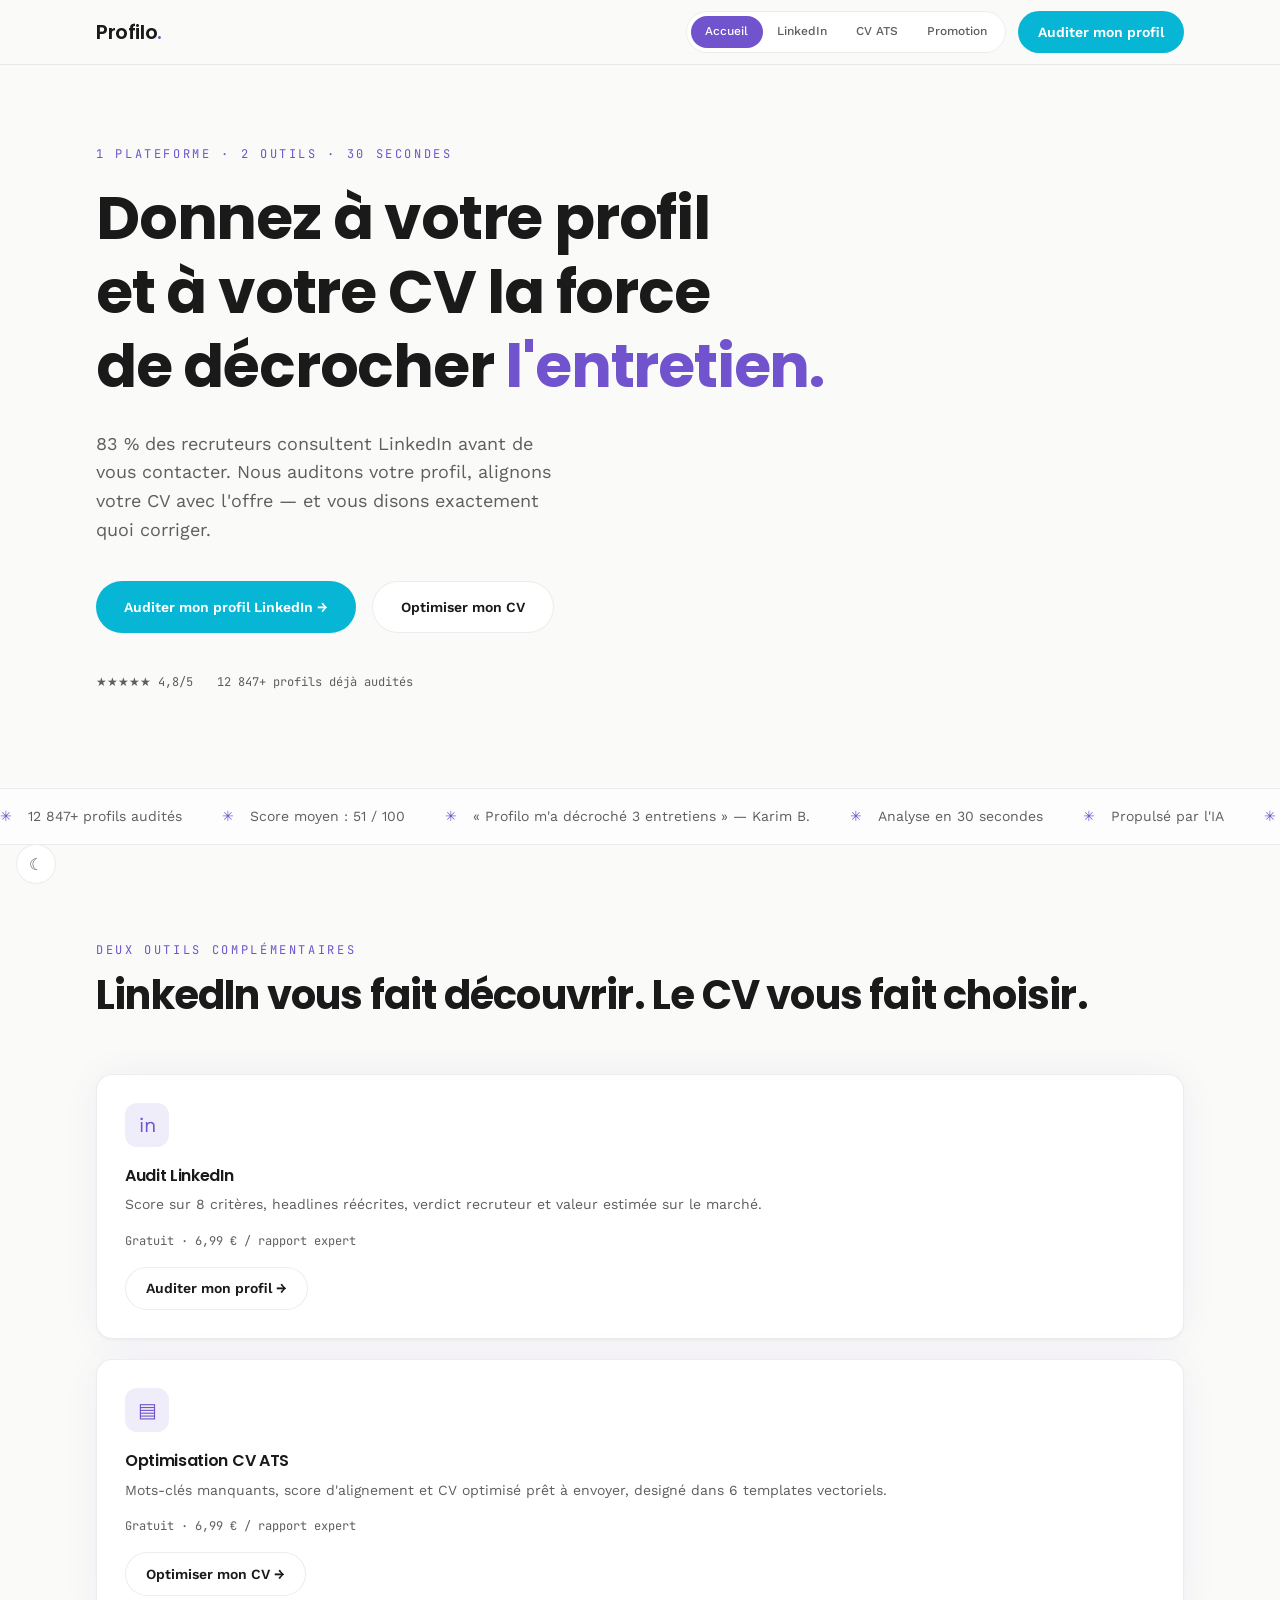
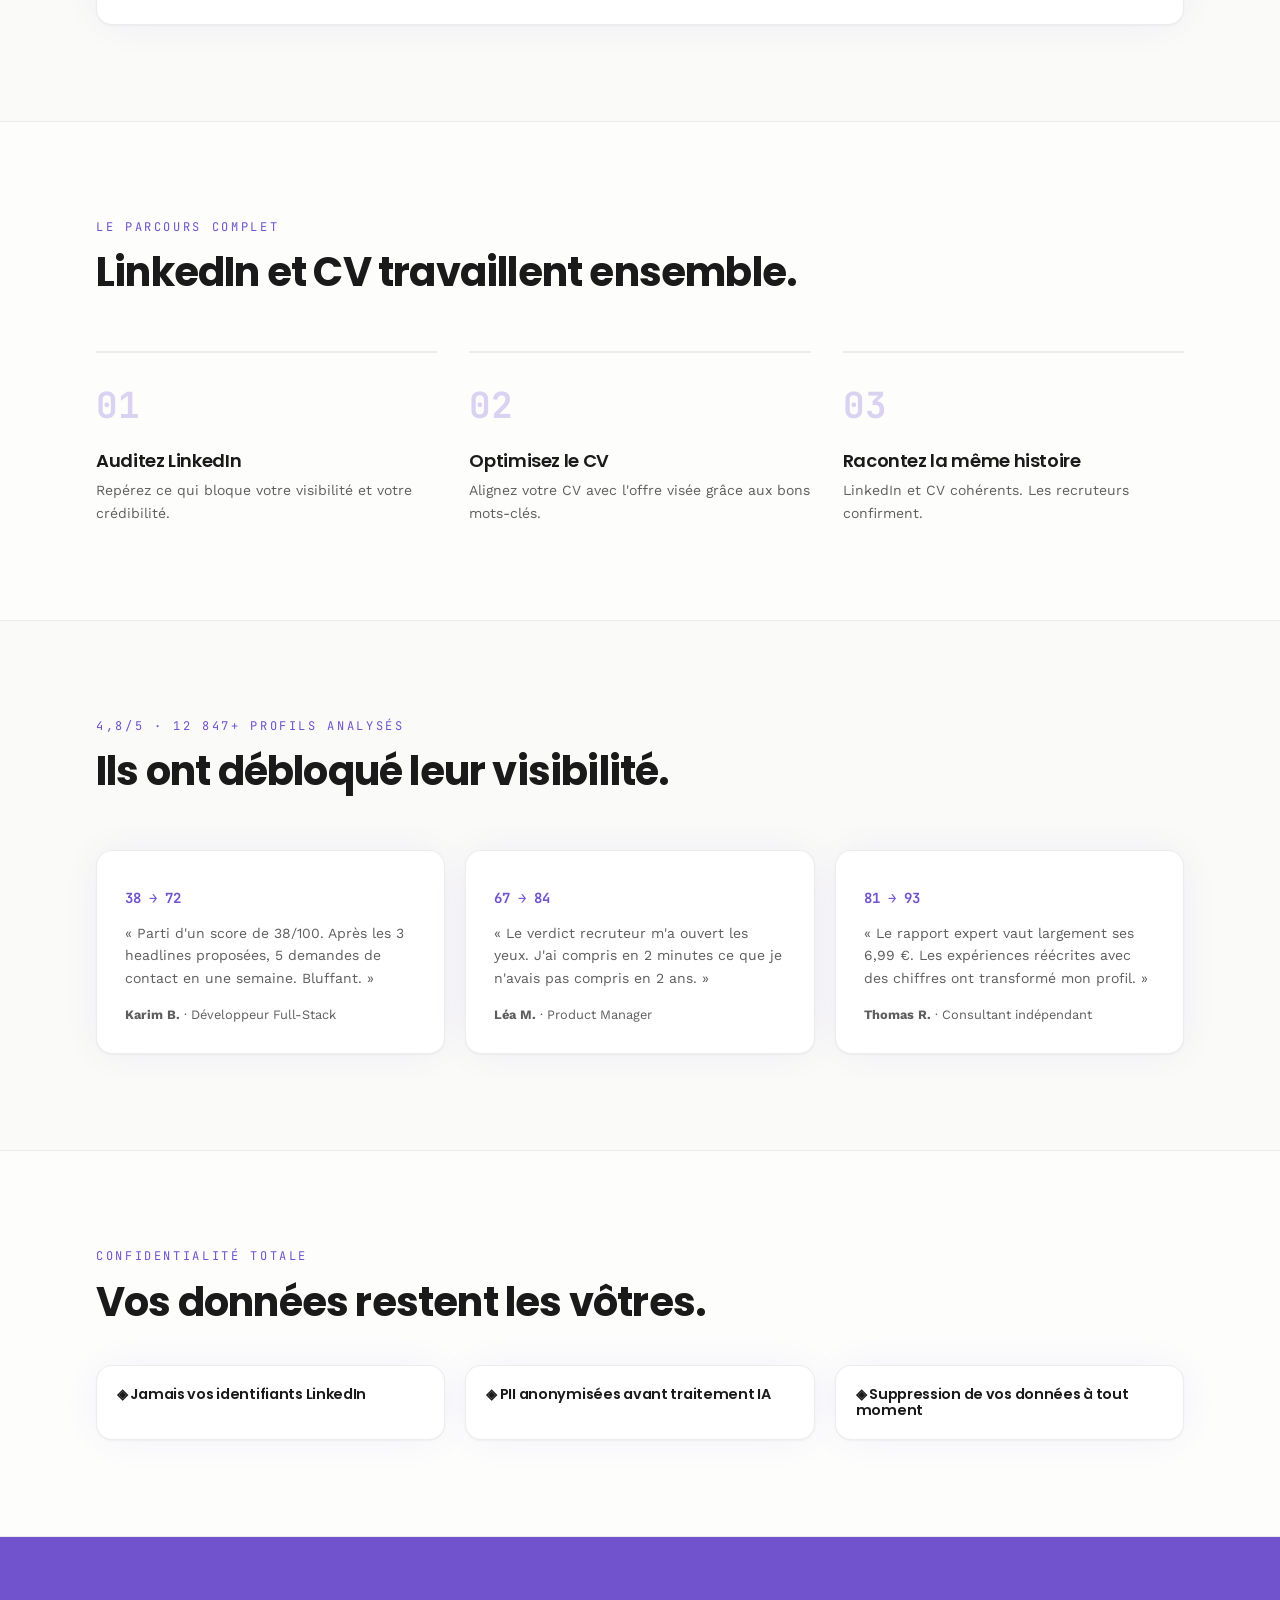
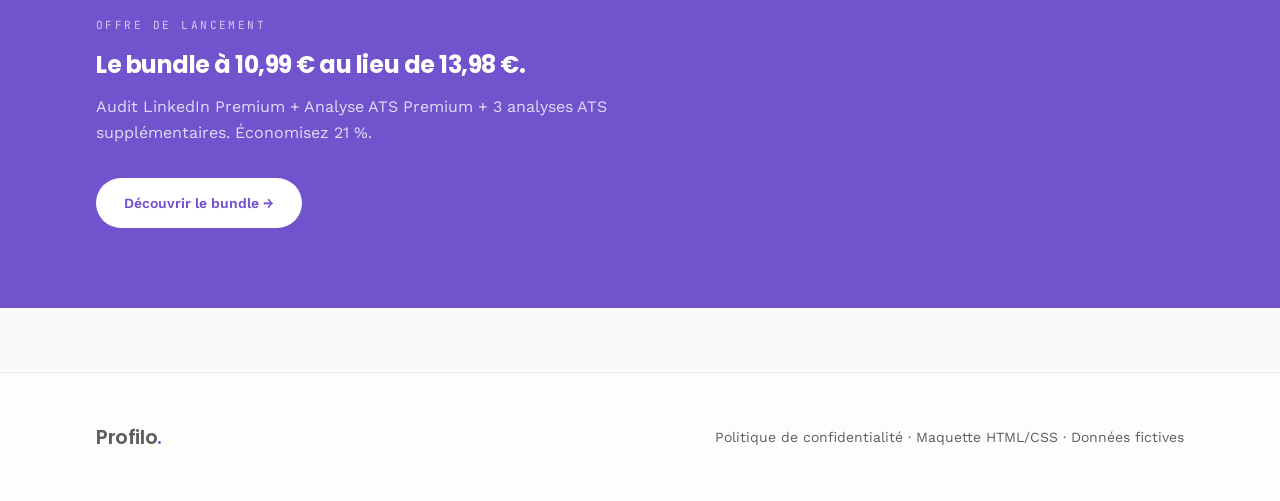
<file: mockups/index.html>
<!DOCTYPE html>
<html lang="fr">
<head>
  <meta charset="utf-8" />
  <meta name="viewport" content="width=device-width, initial-scale=1" />
  <title>Profilo — Audit LinkedIn + Optimisation CV ATS</title>
  <link href="https://fonts.googleapis.com/css2?family=Poppins:wght@400;500;600;700&family=Work+Sans:wght@300;400;500;600&family=JetBrains+Mono:wght@400;500;700&display=swap" rel="stylesheet" />
  <link rel="stylesheet" href="styles.css" />
</head>
<body>

  <header class="site-header">
    <div class="wrap">
      <a class="logo" href="index.html">Profilo<span>.</span></a>
      <div class="header-actions">
        <nav class="direction-toggle">
          <a href="index.html" class="on">Accueil</a>
          <a href="linkedin.html">LinkedIn</a>
          <a href="ats.html">CV ATS</a>
          <a href="bundle.html">Promotion</a>
        </nav>
        <a class="btn btn-primary btn-sm" href="linkedin.html" data-testid="header-cta">Auditer mon profil</a>
      </div>
    </div>
  </header>

  <main>
    <section class="hero">
      <div class="wrap">
        <p class="eyebrow">1 plateforme · 2 outils · 30 secondes</p>
        <h1>
          <span class="mask"><span>Donnez à votre profil</span></span>
          <span class="mask"><span>et à votre CV la force</span></span>
          <span class="mask"><span>de décrocher <span class="v">l'entretien.</span></span></span>
        </h1>
        <p class="lead">83 % des recruteurs consultent LinkedIn avant de vous contacter. Nous auditons votre profil, alignons votre CV avec l'offre — et vous disons exactement quoi corriger.</p>
        <div class="cta-row">
          <a class="btn btn-primary" href="linkedin.html" data-testid="hero-cta-linkedin">Auditer mon profil LinkedIn →</a>
          <a class="btn btn-ghost" href="ats.html" data-testid="hero-cta-ats">Optimiser mon CV</a>
        </div>
        <div class="trust">
          <span>★★★★★ 4,8/5</span>
          <span>12 847+ profils déjà audités</span>
        </div>
      </div>
    </section>

    <div class="marquee" aria-hidden="true">
      <div class="marquee-track">
        <span>12 847+ profils audités</span><span>Score moyen : 51 / 100</span><span>« Profilo m'a décroché 3 entretiens » — Karim B.</span><span>Analyse en 30 secondes</span><span>Propulsé par l'IA</span><span>8 critères évalués</span><span>Rapport expert : 6,99 € — offre de lancement</span><span>« Immédiatement actionnable » — Léa M.</span>
        <span>12 847+ profils audités</span><span>Score moyen : 51 / 100</span><span>« Profilo m'a décroché 3 entretiens » — Karim B.</span><span>Analyse en 30 secondes</span><span>Propulsé par l'IA</span><span>8 critères évalués</span><span>Rapport expert : 6,99 € — offre de lancement</span><span>« Immédiatement actionnable » — Léa M.</span>
      </div>
    </div>

    <section class="section">
      <div class="wrap">
        <p class="eyebrow">Deux outils complémentaires</p>
        <h2>LinkedIn vous fait découvrir. Le CV vous fait choisir.</h2>
        <div class="features" style="grid-template-columns:1fr">
          <div class="card feature" data-testid="tool-card-linkedin">
            <div class="icon">in</div>
            <h3>Audit LinkedIn</h3>
            <p>Score sur 8 critères, headlines réécrites, verdict recruteur et valeur estimée sur le marché.</p>
            <p class="mono" style="margin-top:1rem;font-size:0.75rem;color:var(--mute)">Gratuit · 6,99 € / rapport expert</p>
            <a class="btn btn-ghost btn-sm" href="linkedin.html" style="margin-top:1rem">Auditer mon profil →</a>
          </div>
          <div class="card feature" data-testid="tool-card-ats">
            <div class="icon">▤</div>
            <h3>Optimisation CV ATS</h3>
            <p>Mots-clés manquants, score d'alignement et CV optimisé prêt à envoyer, designé dans 6 templates vectoriels.</p>
            <p class="mono" style="margin-top:1rem;font-size:0.75rem;color:var(--mute)">Gratuit · 6,99 € / rapport expert</p>
            <a class="btn btn-ghost btn-sm" href="ats.html" style="margin-top:1rem">Optimiser mon CV →</a>
          </div>
        </div>
      </div>
    </section>

    <section class="section band">
      <div class="wrap">
        <p class="eyebrow">Le parcours complet</p>
        <h2>LinkedIn et CV travaillent ensemble.</h2>
        <div class="steps">
          <div class="step"><span class="num">01</span><h3>Auditez LinkedIn</h3><p>Repérez ce qui bloque votre visibilité et votre crédibilité.</p></div>
          <div class="step"><span class="num">02</span><h3>Optimisez le CV</h3><p>Alignez votre CV avec l'offre visée grâce aux bons mots-clés.</p></div>
          <div class="step"><span class="num">03</span><h3>Racontez la même histoire</h3><p>LinkedIn et CV cohérents. Les recruteurs confirment.</p></div>
        </div>
      </div>
    </section>

    <section class="section">
      <div class="wrap">
        <p class="eyebrow">4,8/5 · 12 847+ profils analysés</p>
        <h2>Ils ont débloqué leur visibilité.</h2>
        <div class="features">
          <div class="card feature"><p class="mono" style="color:var(--violet);font-weight:700">38 → 72</p><p style="margin-top:0.75rem">« Parti d'un score de 38/100. Après les 3 headlines proposées, 5 demandes de contact en une semaine. Bluffant. »</p><p style="margin-top:1rem;font-size:0.8rem"><b>Karim B.</b> · Développeur Full-Stack</p></div>
          <div class="card feature"><p class="mono" style="color:var(--violet);font-weight:700">67 → 84</p><p style="margin-top:0.75rem">« Le verdict recruteur m'a ouvert les yeux. J'ai compris en 2 minutes ce que je n'avais pas compris en 2 ans. »</p><p style="margin-top:1rem;font-size:0.8rem"><b>Léa M.</b> · Product Manager</p></div>
          <div class="card feature"><p class="mono" style="color:var(--violet);font-weight:700">81 → 93</p><p style="margin-top:0.75rem">« Le rapport expert vaut largement ses 6,99 €. Les expériences réécrites avec des chiffres ont transformé mon profil. »</p><p style="margin-top:1rem;font-size:0.8rem"><b>Thomas R.</b> · Consultant indépendant</p></div>
        </div>
      </div>
    </section>

    <section class="section band">
      <div class="wrap">
        <p class="eyebrow">Confidentialité totale</p>
        <h2>Vos données restent les vôtres.</h2>
        <div class="features" style="margin-top:2.5rem">
          <div class="card feature" style="padding:1.25rem"><h3 style="margin:0;font-size:0.9rem">◈ Jamais vos identifiants LinkedIn</h3></div>
          <div class="card feature" style="padding:1.25rem"><h3 style="margin:0;font-size:0.9rem">◈ PII anonymisées avant traitement IA</h3></div>
          <div class="card feature" style="padding:1.25rem"><h3 style="margin:0;font-size:0.9rem">◈ Suppression de vos données à tout moment</h3></div>
        </div>
      </div>
    </section>

    <section style="background:var(--violet);padding:5rem 0">
      <div class="wrap">
        <p class="mono" style="font-size:0.7rem;text-transform:uppercase;letter-spacing:0.22em;color:rgba(255,255,255,0.7)">Offre de lancement</p>
        <h2 style="color:#fff;max-width:42rem;margin-top:1rem">Le bundle à 10,99 € au lieu de 13,98 €.</h2>
        <p style="color:rgba(255,255,255,0.8);max-width:36rem;margin-top:1rem">Audit LinkedIn Premium + Analyse ATS Premium + 3 analyses ATS supplémentaires. Économisez 21 %.</p>
        <a class="btn" href="bundle.html" style="background:#fff;color:var(--violet);margin-top:2rem" data-testid="bundle-teaser-cta">Découvrir le bundle →</a>
      </div>
    </section>
  </main>

  <footer class="footer">
    <div class="wrap">
      <a class="logo" href="index.html">Profilo<span>.</span></a>
      <p><a href="politique-confidentialite.html" style="color:var(--mute)">Politique de confidentialité</a> · Maquette HTML/CSS · Données fictives</p>
    </div>
  </footer>

  <button class="theme-toggle" id="theme-toggle" aria-label="Changer de thème" data-testid="theme-toggle">☾</button>
  <script>
    (function(){var b=document.getElementById('theme-toggle');function apply(t){document.documentElement.setAttribute('data-theme',t);localStorage.setItem('profilo-theme',t);b.textContent=t==='dark'?'☀':'☾';}apply(localStorage.getItem('profilo-theme')||'light');b.addEventListener('click',function(){apply(document.documentElement.getAttribute('data-theme')==='dark'?'light':'dark');});})();
  </script>
</body>
</html>
</file>
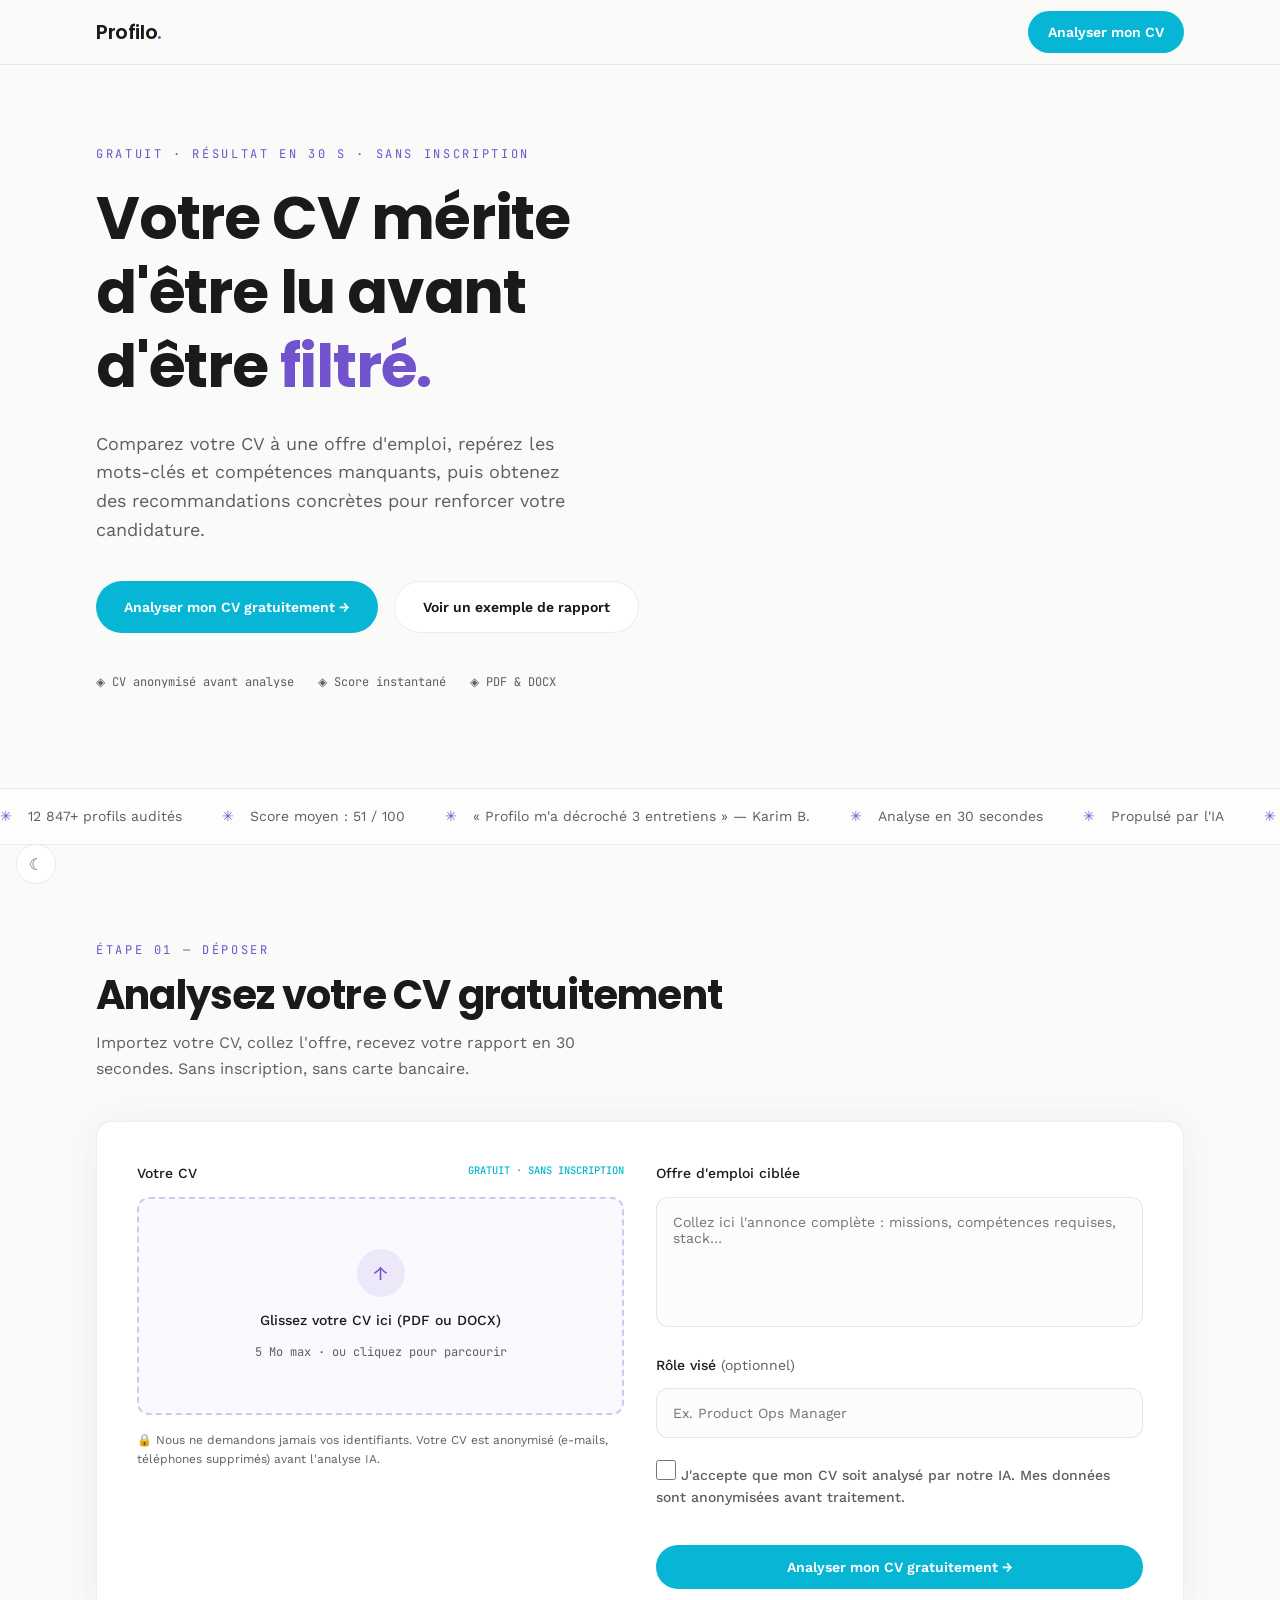
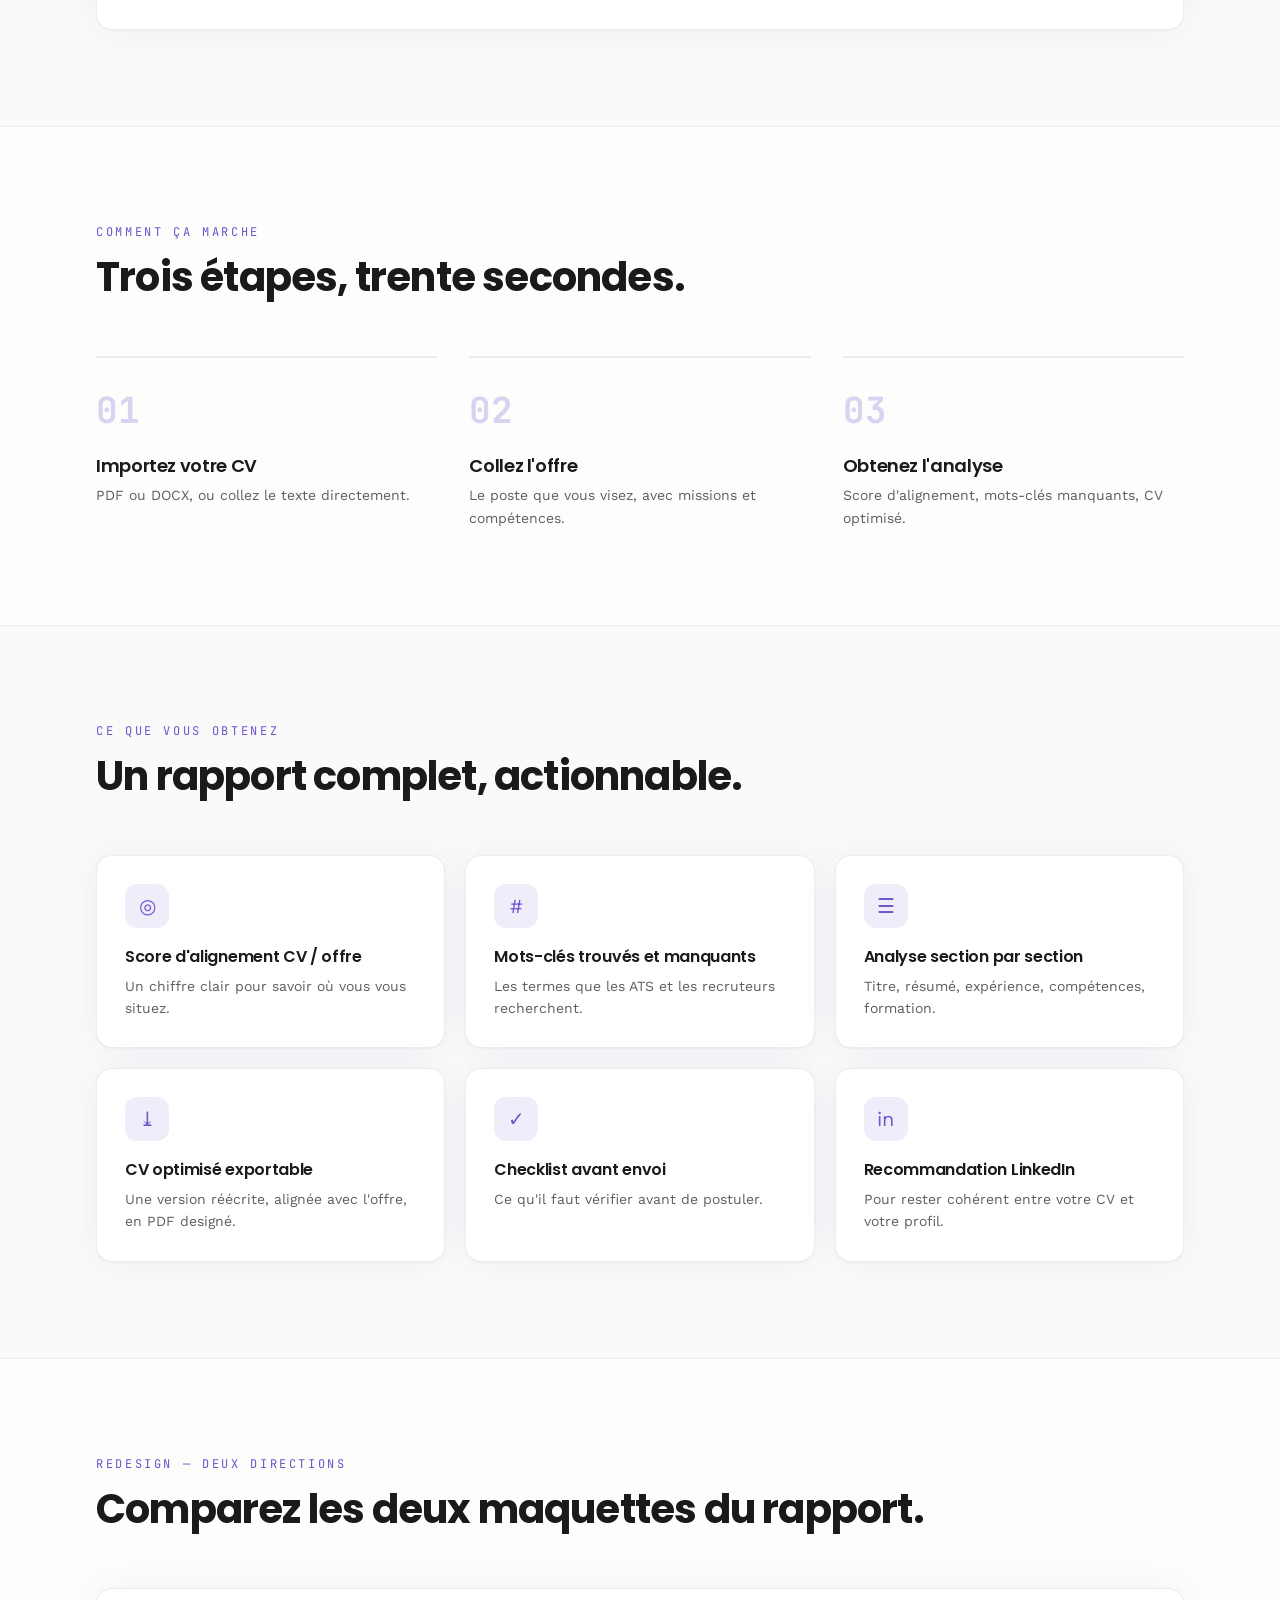
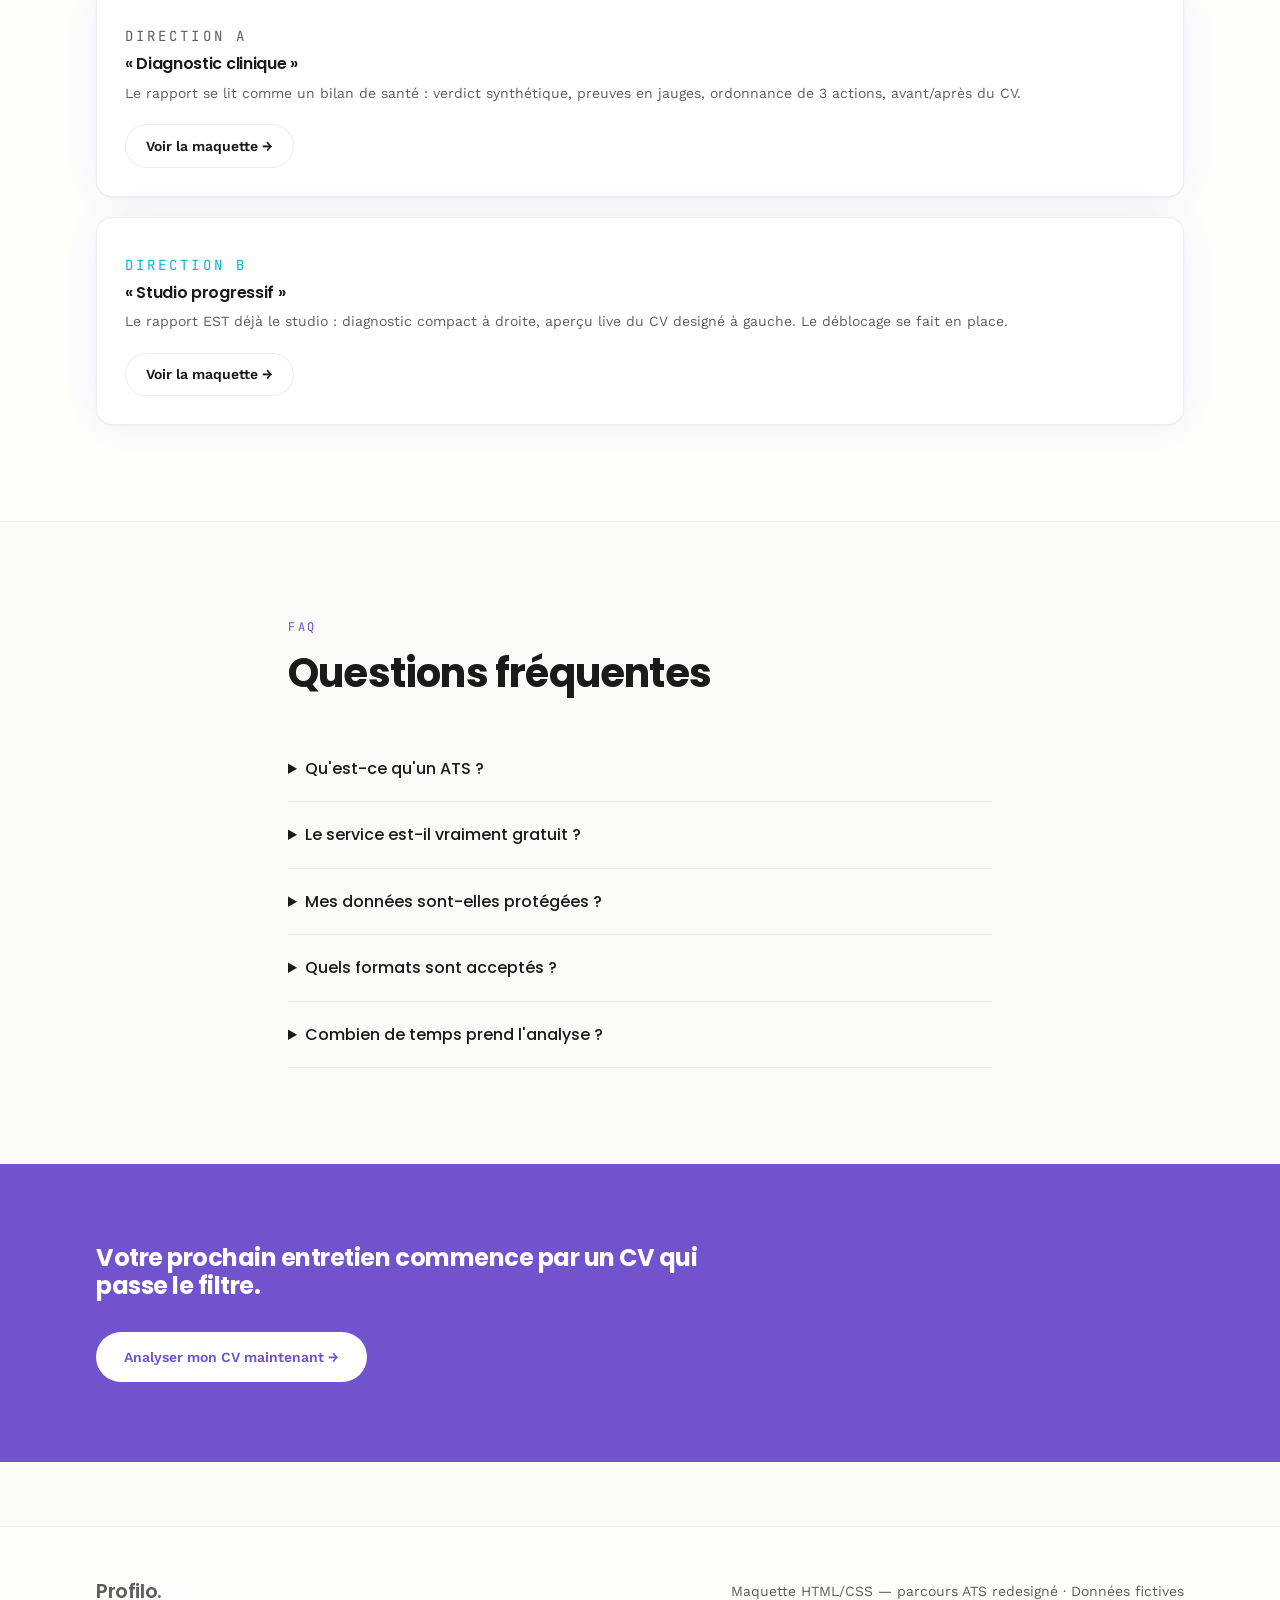
<file: mockups/ats.html>
<!DOCTYPE html>
<html lang="fr">
<head>
  <meta charset="utf-8" />
  <meta name="viewport" content="width=device-width, initial-scale=1" />
  <title>Profilo — Analysez votre CV face à une offre d'emploi</title>
  <link rel="preconnect" href="https://fonts.googleapis.com" />
  <link href="https://fonts.googleapis.com/css2?family=Poppins:wght@400;500;600;700&family=Work+Sans:wght@300;400;500;600&family=JetBrains+Mono:wght@400;500;700&display=swap" rel="stylesheet" />
  <link rel="stylesheet" href="styles.css" />
</head>
<body>

  <header class="site-header">
    <div class="wrap">
      <a class="logo" href="ats.html">Profilo<span>.</span></a>
      <div class="header-actions">
        <a class="btn btn-primary btn-sm" href="#audit" data-testid="header-cta">Analyser mon CV</a>
      </div>
    </div>
  </header>

  <main>
    <!-- HERO -->
    <section class="hero">
      <div class="wrap">
        <p class="eyebrow">Gratuit · Résultat en 30 s · Sans inscription</p>
        <h1>
          <span class="mask"><span>Votre CV mérite</span></span>
          <span class="mask"><span>d'être lu avant</span></span>
          <span class="mask"><span>d'être <span class="v">filtré.</span></span></span>
        </h1>
        <p class="lead">Comparez votre CV à une offre d'emploi, repérez les mots-clés et compétences manquants, puis obtenez des recommandations concrètes pour renforcer votre candidature.</p>
        <div class="cta-row">
          <a class="btn btn-primary" href="#audit" data-testid="hero-cta-analyze">Analyser mon CV gratuitement →</a>
          <a class="btn btn-ghost" href="audit-b.html" data-testid="hero-cta-sample">Voir un exemple de rapport</a>
        </div>
        <div class="trust">
          <span>◈ CV anonymisé avant analyse</span>
          <span>◈ Score instantané</span>
          <span>◈ PDF &amp; DOCX</span>
        </div>
      </div>
    </section>

    <!-- MARQUEE -->
    <div class="marquee" aria-hidden="true">
      <div class="marquee-track">
        <span>12 847+ profils audités</span><span>Score moyen : 51 / 100</span><span>« Profilo m'a décroché 3 entretiens » — Karim B.</span><span>Analyse en 30 secondes</span><span>Propulsé par l'IA</span><span>8 critères évalués</span><span>Rapport expert : 6,99 € — offre de lancement</span><span>« Immédiatement actionnable » — Léa M.</span>
        <span>12 847+ profils audités</span><span>Score moyen : 51 / 100</span><span>« Profilo m'a décroché 3 entretiens » — Karim B.</span><span>Analyse en 30 secondes</span><span>Propulsé par l'IA</span><span>8 critères évalués</span><span>Rapport expert : 6,99 € — offre de lancement</span><span>« Immédiatement actionnable » — Léa M.</span>
      </div>
    </div>

    <!-- FORM -->
    <section class="section" id="audit">
      <div class="wrap">
        <p class="eyebrow reveal">Étape 01 — Déposer</p>
        <h2 class="reveal d1">Analysez votre CV gratuitement</h2>
        <p class="sub reveal d2">Importez votre CV, collez l'offre, recevez votre rapport en 30 secondes. Sans inscription, sans carte bancaire.</p>
        <form class="card form-grid reveal d2" action="audit-b.html" data-testid="ats-form">
          <div class="field">
            <label>Votre CV <span class="mono" style="float:right;font-size:0.65rem;color:var(--cyan);text-transform:uppercase">Gratuit · Sans inscription</span></label>
            <div class="upload-zone" data-testid="cv-upload-zone">
              <div style="width:48px;height:48px;border-radius:999px;background:rgba(112,83,205,0.1);display:flex;align-items:center;justify-content:center;color:var(--violet);font-size:1.25rem">↑</div>
              <p style="font-size:0.875rem;font-weight:500">Glissez votre CV ici (PDF ou DOCX)</p>
              <p class="hint">5 Mo max · ou cliquez pour parcourir</p>
            </div>
            <p style="margin-top:1rem;font-size:0.75rem;color:var(--mute)">🔒 Nous ne demandons jamais vos identifiants. Votre CV est anonymisé (e-mails, téléphones supprimés) avant l'analyse IA.</p>
          </div>
          <div class="field">
            <label for="offer">Offre d'emploi ciblée</label>
            <textarea id="offer" rows="6" placeholder="Collez ici l'annonce complète : missions, compétences requises, stack…" data-testid="job-offer-input"></textarea>
            <label for="role" style="margin-top:1.25rem">Rôle visé <span style="font-weight:400;color:var(--mute)">(optionnel)</span></label>
            <input id="role" type="text" placeholder="Ex. Product Ops Manager" data-testid="role-input" />
            <label class="consent">
              <input type="checkbox" required data-testid="consent-checkbox" />
              <span>J'accepte que mon CV soit analysé par notre IA. Mes données sont anonymisées avant traitement.</span>
            </label>
            <button class="btn btn-primary" type="submit" style="width:100%;margin-top:1.5rem;justify-content:center" data-testid="analyze-submit-button">Analyser mon CV gratuitement →</button>
          </div>
        </form>
      </div>
    </section>

    <!-- STEPS -->
    <section class="section band">
      <div class="wrap">
        <p class="eyebrow">Comment ça marche</p>
        <h2>Trois étapes, trente secondes.</h2>
        <div class="steps">
          <div class="step"><span class="num">01</span><h3>Importez votre CV</h3><p>PDF ou DOCX, ou collez le texte directement.</p></div>
          <div class="step"><span class="num">02</span><h3>Collez l'offre</h3><p>Le poste que vous visez, avec missions et compétences.</p></div>
          <div class="step"><span class="num">03</span><h3>Obtenez l'analyse</h3><p>Score d'alignement, mots-clés manquants, CV optimisé.</p></div>
        </div>
      </div>
    </section>

    <!-- FEATURES -->
    <section class="section">
      <div class="wrap">
        <p class="eyebrow">Ce que vous obtenez</p>
        <h2>Un rapport complet, actionnable.</h2>
        <div class="features">
          <div class="card feature"><div class="icon">◎</div><h3>Score d'alignement CV / offre</h3><p>Un chiffre clair pour savoir où vous vous situez.</p></div>
          <div class="card feature"><div class="icon">#</div><h3>Mots-clés trouvés et manquants</h3><p>Les termes que les ATS et les recruteurs recherchent.</p></div>
          <div class="card feature"><div class="icon">☰</div><h3>Analyse section par section</h3><p>Titre, résumé, expérience, compétences, formation.</p></div>
          <div class="card feature"><div class="icon">⤓</div><h3>CV optimisé exportable</h3><p>Une version réécrite, alignée avec l'offre, en PDF designé.</p></div>
          <div class="card feature"><div class="icon">✓</div><h3>Checklist avant envoi</h3><p>Ce qu'il faut vérifier avant de postuler.</p></div>
          <div class="card feature"><div class="icon">in</div><h3>Recommandation LinkedIn</h3><p>Pour rester cohérent entre votre CV et votre profil.</p></div>
        </div>
      </div>
    </section>

    <!-- DIRECTIONS -->
    <section class="section band">
      <div class="wrap">
        <p class="eyebrow">Redesign — deux directions</p>
        <h2>Comparez les deux maquettes du rapport.</h2>
        <div class="features" style="grid-template-columns:1fr" >
          <div class="card feature">
            <p class="eyebrow">Direction A</p>
            <h3 style="margin-top:0.5rem">« Diagnostic clinique »</h3>
            <p>Le rapport se lit comme un bilan de santé : verdict synthétique, preuves en jauges, ordonnance de 3 actions, avant/après du CV.</p>
            <a class="btn btn-ghost btn-sm" href="audit-a.html" style="margin-top:1.25rem" data-testid="direction-a-card">Voir la maquette →</a>
          </div>
          <div class="card feature">
            <p class="eyebrow" style="color:var(--cyan)">Direction B</p>
            <h3 style="margin-top:0.5rem">« Studio progressif »</h3>
            <p>Le rapport EST déjà le studio : diagnostic compact à droite, aperçu live du CV designé à gauche. Le déblocage se fait en place.</p>
            <a class="btn btn-ghost btn-sm" href="audit-b.html" style="margin-top:1.25rem" data-testid="direction-b-card">Voir la maquette →</a>
          </div>
        </div>
      </div>
    </section>

    <!-- FAQ -->
    <section class="section" id="faq">
      <div class="wrap" style="max-width:48rem">
        <p class="eyebrow">FAQ</p>
        <h2>Questions fréquentes</h2>
        <div style="margin-top:2.5rem">
          <details style="border-bottom:1px solid var(--border);padding:1.25rem 0"><summary style="font-family:var(--font-heading);font-weight:500;cursor:pointer">Qu'est-ce qu'un ATS ?</summary><p style="margin-top:0.75rem;font-size:0.875rem;color:var(--mute)">Un ATS (Applicant Tracking System) est un logiciel utilisé par la plupart des grandes entreprises pour filtrer automatiquement les CV. Si le vôtre ne contient pas les bons mots-clés, il peut être rejeté avant même qu'un humain ne le lise.</p></details>
          <details style="border-bottom:1px solid var(--border);padding:1.25rem 0"><summary style="font-family:var(--font-heading);font-weight:500;cursor:pointer">Le service est-il vraiment gratuit ?</summary><p style="margin-top:0.75rem;font-size:0.875rem;color:var(--mute)">Oui. L'analyse est gratuite et sans inscription. Aucune carte bancaire n'est demandée.</p></details>
          <details style="border-bottom:1px solid var(--border);padding:1.25rem 0"><summary style="font-family:var(--font-heading);font-weight:500;cursor:pointer">Mes données sont-elles protégées ?</summary><p style="margin-top:0.75rem;font-size:0.875rem;color:var(--mute)">Votre CV est anonymisé avant d'être envoyé à l'IA. Vos résultats sont supprimés après 24 h.</p></details>
          <details style="border-bottom:1px solid var(--border);padding:1.25rem 0"><summary style="font-family:var(--font-heading);font-weight:500;cursor:pointer">Quels formats sont acceptés ?</summary><p style="margin-top:0.75rem;font-size:0.875rem;color:var(--mute)">PDF et DOCX. Vous pouvez aussi coller le texte directement.</p></details>
          <details style="border-bottom:1px solid var(--border);padding:1.25rem 0"><summary style="font-family:var(--font-heading);font-weight:500;cursor:pointer">Combien de temps prend l'analyse ?</summary><p style="margin-top:0.75rem;font-size:0.875rem;color:var(--mute)">Environ 30 secondes : score, mots-clés manquants, analyse par section et version optimisée.</p></details>
        </div>
      </div>
    </section>

    <!-- FINAL CTA -->
    <section style="background:var(--violet);padding:5rem 0">
      <div class="wrap">
        <h2 style="color:#fff;max-width:42rem">Votre prochain entretien commence par un CV qui passe le filtre.</h2>
        <a class="btn" href="#audit" style="background:#fff;color:var(--violet);margin-top:2rem" data-testid="final-cta">Analyser mon CV maintenant →</a>
      </div>
    </section>
  </main>

  <footer class="footer">
    <div class="wrap">
      <a class="logo" href="ats.html">Profilo<span>.</span></a>
      <p>Maquette HTML/CSS — parcours ATS redesigné · Données fictives</p>
    </div>
  </footer>

  <button class="theme-toggle" id="theme-toggle" aria-label="Changer de thème" data-testid="theme-toggle">☾</button>
  <script>
    (function(){var b=document.getElementById('theme-toggle');function apply(t){document.documentElement.setAttribute('data-theme',t);localStorage.setItem('profilo-theme',t);b.textContent=t==='dark'?'☀':'☾';}apply(localStorage.getItem('profilo-theme')||'light');b.addEventListener('click',function(){apply(document.documentElement.getAttribute('data-theme')==='dark'?'light':'dark');});})();
  </script>
</body>
</html>
</file>
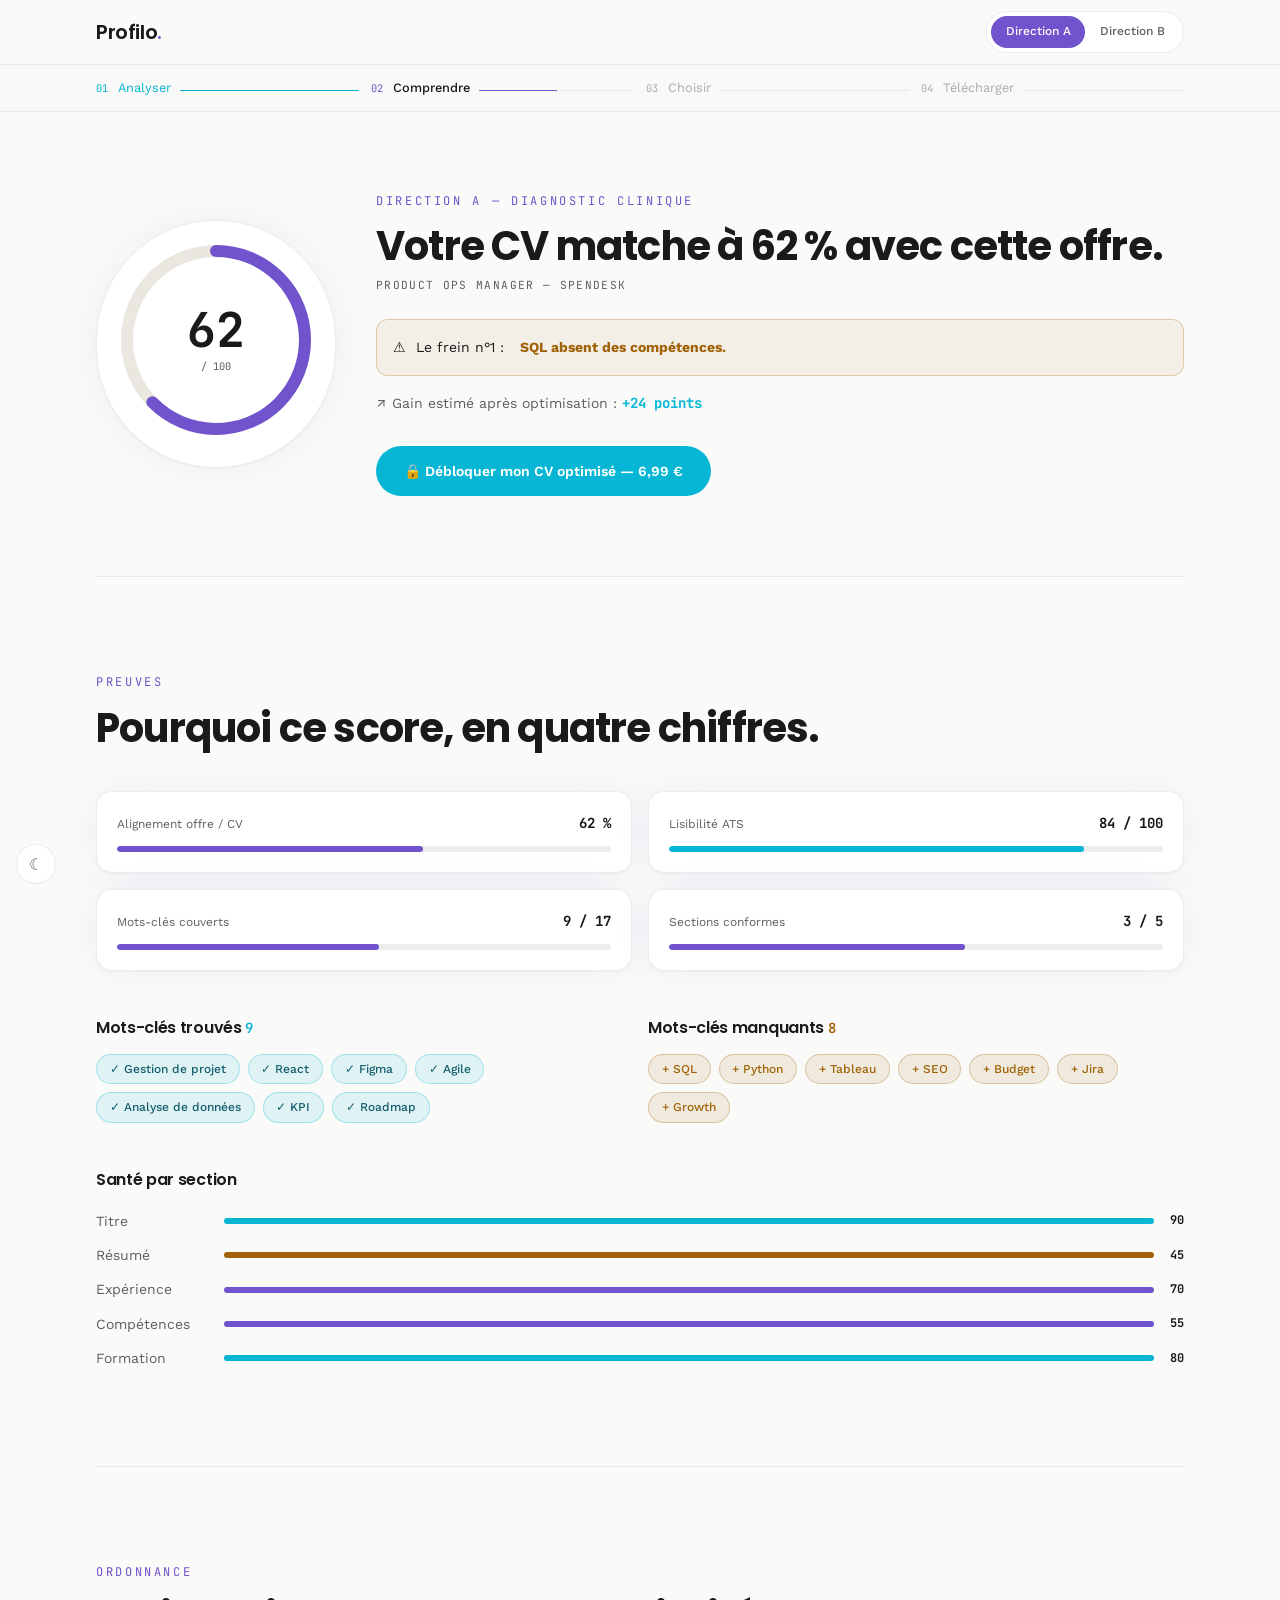
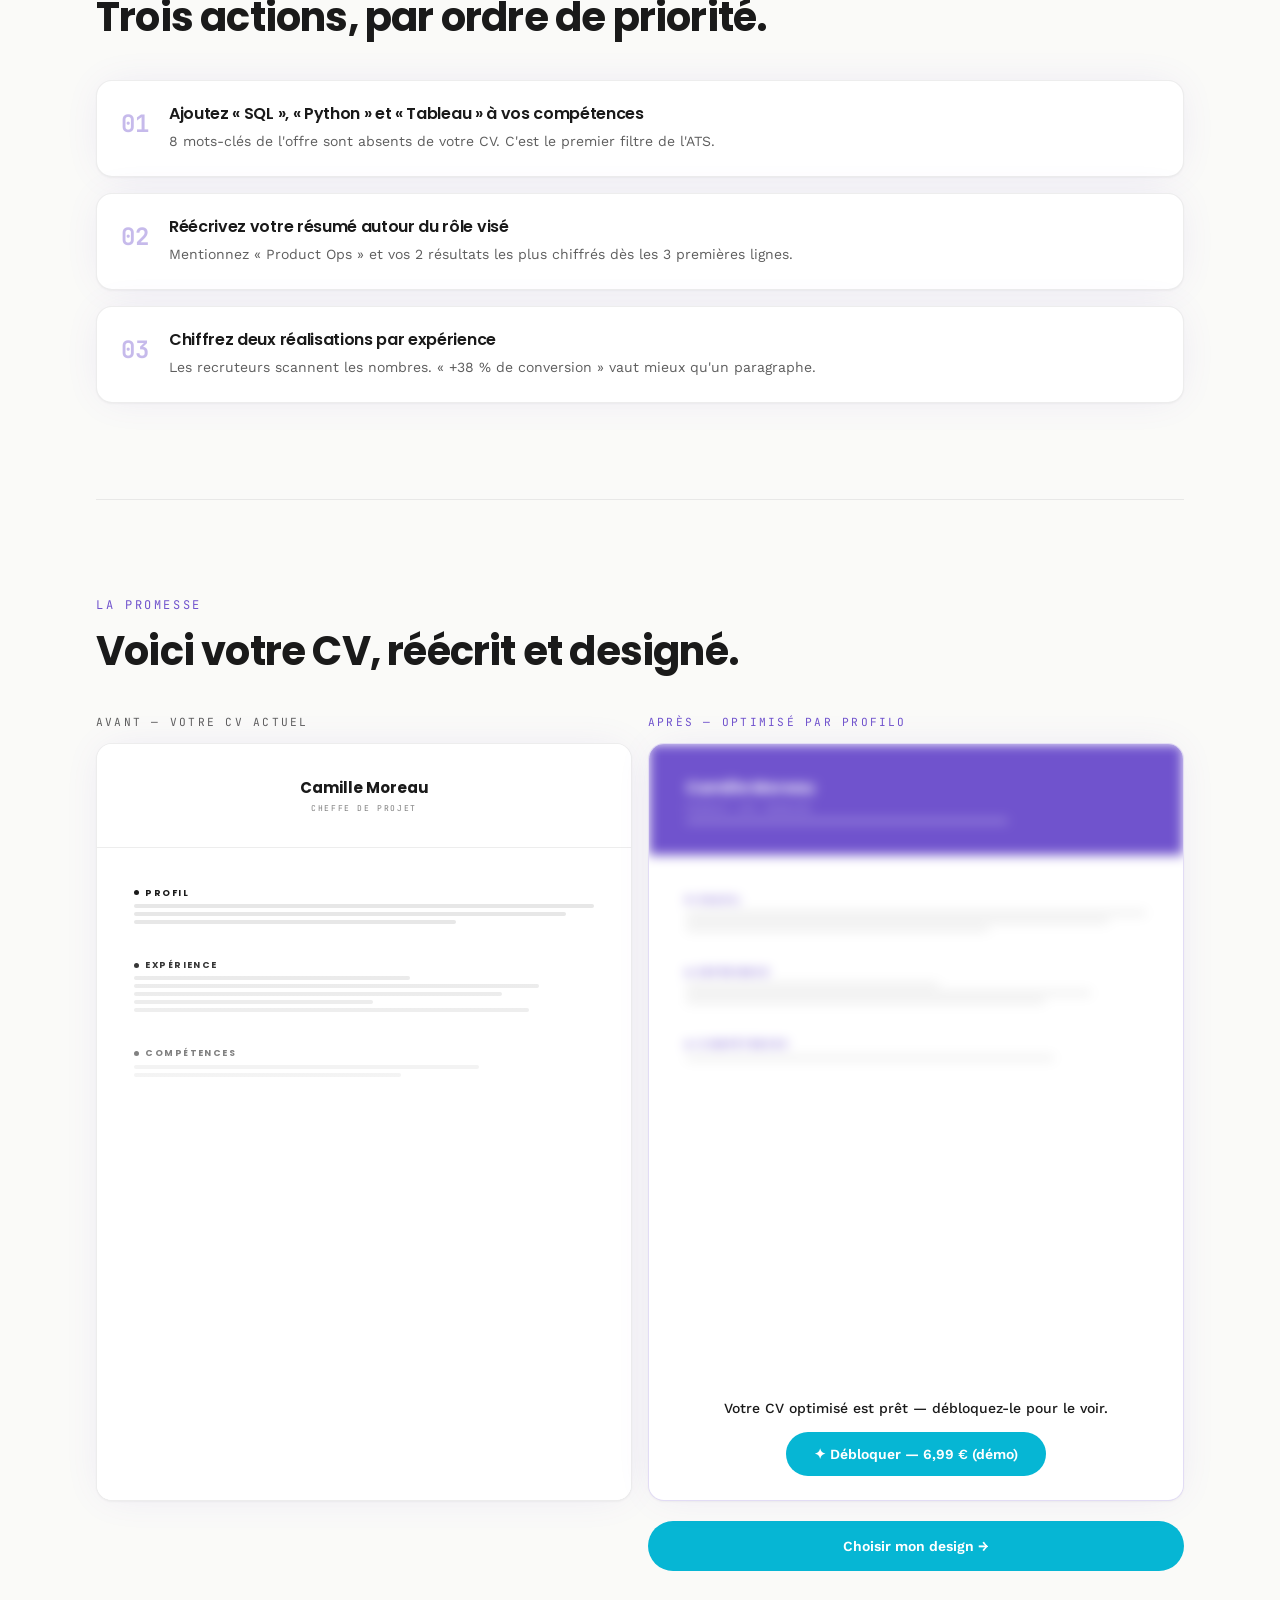
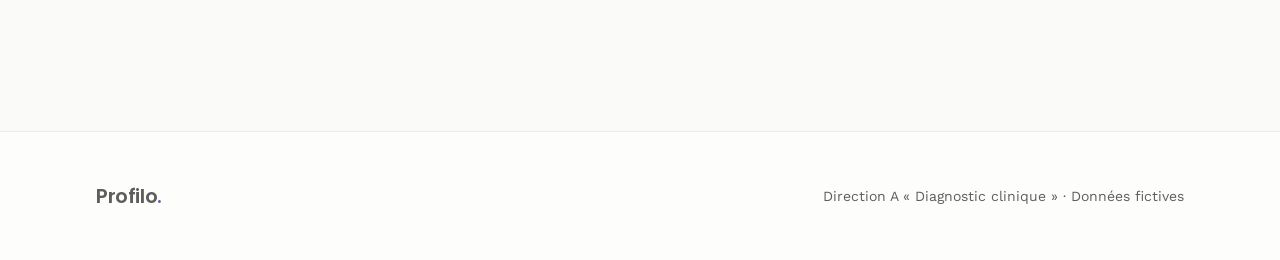
<file: mockups/audit-a.html>
<!DOCTYPE html>
<html lang="fr">
<head>
  <meta charset="utf-8" />
  <meta name="viewport" content="width=device-width, initial-scale=1" />
  <title>Direction A — Diagnostic clinique · Profilo</title>
  <link href="https://fonts.googleapis.com/css2?family=Poppins:wght@400;500;600;700&family=Work+Sans:wght@300;400;500;600&family=JetBrains+Mono:wght@400;500;700&display=swap" rel="stylesheet" />
  <link rel="stylesheet" href="styles.css" />
</head>
<body>

  <header class="site-header">
    <div class="wrap">
      <a class="logo" href="ats.html">Profilo<span>.</span></a>
      <div class="header-actions">
        <nav class="direction-toggle" data-testid="direction-toggle">
          <a href="audit-a.html" class="on" data-testid="direction-toggle-a">Direction A</a>
          <a href="audit-b.html" data-testid="direction-toggle-b">Direction B</a>
        </nav>
      </div>
    </div>
  </header>

  <nav class="journey" data-testid="journey-progress" aria-label="Progression">
    <div class="wrap">
      <ol>
        <li class="done"><span class="n">01</span><span class="lbl">Analyser</span><span class="bar"><i></i></span></li>
        <li class="active"><span class="n">02</span><span class="lbl">Comprendre</span><span class="bar"><i></i></span></li>
        <li><span class="n">03</span><span class="lbl">Choisir</span><span class="bar"><i></i></span></li>
        <li><span class="n">04</span><span class="lbl">Télécharger</span><span class="bar"><i></i></span></li>
      </ol>
    </div>
  </nav>

  <main class="wrap">

    <!-- VERDICT -->
    <section class="verdict" data-testid="verdict-band">
      <div class="card" style="border-radius:999px;padding:1.5rem">
        <div class="ring-wrap" data-testid="score-ring">
          <svg width="190" height="190">
            <circle cx="95" cy="95" r="89" stroke="#EAE7E1" stroke-width="12" fill="none" />
            <circle class="ring-anim" cx="95" cy="95" r="89" stroke="#7053cd" stroke-width="12" fill="none" stroke-linecap="round" style="--off:215" />
          </svg>
          <div class="val"><b style="font-size:3rem">62</b><small>/ 100</small></div>
        </div>
      </div>
      <div>
        <p class="eyebrow">Direction A — Diagnostic clinique</p>
        <h1 style="font-size:clamp(1.75rem,4vw,2.5rem);font-weight:700;margin-top:0.75rem">Votre CV matche à 62 % avec cette offre.</h1>
        <p class="mono" style="font-size:0.7rem;text-transform:uppercase;letter-spacing:0.12em;color:var(--mute);margin-top:0.5rem">Product Ops Manager — Spendesk</p>
        <div class="alert">⚠&nbsp; Le frein n°1 : <strong style="color:var(--amber)">&nbsp;SQL absent des compétences.</strong></div>
        <p style="margin-top:1rem;font-size:0.875rem;color:var(--mute)">↗ Gain estimé après optimisation : <b class="mono" style="color:var(--cyan)">+24 points</b></p>
        <div style="margin-top:2rem">
          <a class="btn btn-primary" href="#promesse" data-testid="unlock-cta">🔒 Débloquer mon CV optimisé — 6,99 €</a>
        </div>
      </div>
    </section>

    <!-- PREUVES -->
    <section class="section" style="border-top:1px solid var(--border)">
      <p class="eyebrow">Preuves</p>
      <h2>Pourquoi ce score, en quatre chiffres.</h2>
      <div class="gauges">
        <div class="card gauge" data-testid="gauge-alignement"><div class="top"><span>Alignement offre / CV</span><b>62 %</b></div><div class="track"><i class="fill-violet" style="--w:62%"></i></div></div>
        <div class="card gauge" data-testid="gauge-lisibilite"><div class="top"><span>Lisibilité ATS</span><b>84 / 100</b></div><div class="track"><i class="fill-cyan" style="--w:84%"></i></div></div>
        <div class="card gauge" data-testid="gauge-mots-cles"><div class="top"><span>Mots-clés couverts</span><b>9 / 17</b></div><div class="track"><i class="fill-violet" style="--w:53%"></i></div></div>
        <div class="card gauge" data-testid="gauge-sections"><div class="top"><span>Sections conformes</span><b>3 / 5</b></div><div class="track"><i class="fill-violet" style="--w:60%"></i></div></div>
      </div>

      <div class="gauges" style="margin-top:3rem">
        <div>
          <h3 style="font-size:1rem;font-weight:600">Mots-clés trouvés <span class="mono" style="color:var(--cyan);font-size:0.875rem">9</span></h3>
          <div class="chips">
            <span class="chip chip-found">✓ Gestion de projet</span><span class="chip chip-found">✓ React</span><span class="chip chip-found">✓ Figma</span><span class="chip chip-found">✓ Agile</span><span class="chip chip-found">✓ Analyse de données</span><span class="chip chip-found">✓ KPI</span><span class="chip chip-found">✓ Roadmap</span>
          </div>
        </div>
        <div>
          <h3 style="font-size:1rem;font-weight:600">Mots-clés manquants <span class="mono" style="color:var(--amber);font-size:0.875rem">8</span></h3>
          <div class="chips">
            <span class="chip chip-missing">+ SQL</span><span class="chip chip-missing">+ Python</span><span class="chip chip-missing">+ Tableau</span><span class="chip chip-missing">+ SEO</span><span class="chip chip-missing">+ Budget</span><span class="chip chip-missing">+ Jira</span><span class="chip chip-missing">+ Growth</span>
          </div>
        </div>
      </div>

      <h3 style="font-size:1rem;font-weight:600;margin-top:3rem">Santé par section</h3>
      <div style="margin-top:1.25rem;display:grid;gap:0.75rem">
        <div style="display:flex;align-items:center;gap:1rem"><span style="width:7rem;font-size:0.875rem;color:var(--mute)">Titre</span><div class="track" style="flex:1;height:6px;border-radius:999px;background:rgba(26,26,26,0.08);overflow:hidden"><i class="fill-cyan" style="--w:90%;display:block;height:100%"></i></div><b class="mono" style="font-size:0.75rem">90</b></div>
        <div style="display:flex;align-items:center;gap:1rem"><span style="width:7rem;font-size:0.875rem;color:var(--mute)">Résumé</span><div class="track" style="flex:1;height:6px;border-radius:999px;background:rgba(26,26,26,0.08);overflow:hidden"><i class="fill-amber" style="--w:45%;display:block;height:100%"></i></div><b class="mono" style="font-size:0.75rem">45</b></div>
        <div style="display:flex;align-items:center;gap:1rem"><span style="width:7rem;font-size:0.875rem;color:var(--mute)">Expérience</span><div class="track" style="flex:1;height:6px;border-radius:999px;background:rgba(26,26,26,0.08);overflow:hidden"><i class="fill-violet" style="--w:70%;display:block;height:100%"></i></div><b class="mono" style="font-size:0.75rem">70</b></div>
        <div style="display:flex;align-items:center;gap:1rem"><span style="width:7rem;font-size:0.875rem;color:var(--mute)">Compétences</span><div class="track" style="flex:1;height:6px;border-radius:999px;background:rgba(26,26,26,0.08);overflow:hidden"><i class="fill-violet" style="--w:55%;display:block;height:100%"></i></div><b class="mono" style="font-size:0.75rem">55</b></div>
        <div style="display:flex;align-items:center;gap:1rem"><span style="width:7rem;font-size:0.875rem;color:var(--mute)">Formation</span><div class="track" style="flex:1;height:6px;border-radius:999px;background:rgba(26,26,26,0.08);overflow:hidden"><i class="fill-cyan" style="--w:80%;display:block;height:100%"></i></div><b class="mono" style="font-size:0.75rem">80</b></div>
      </div>
    </section>

    <!-- ORDONNANCE -->
    <section class="section" style="border-top:1px solid var(--border)">
      <p class="eyebrow">Ordonnance</p>
      <h2>Trois actions, par ordre de priorité.</h2>
      <div class="ordo">
        <div class="card"><span class="num">01</span><div><h3>Ajoutez « SQL », « Python » et « Tableau » à vos compétences</h3><p>8 mots-clés de l'offre sont absents de votre CV. C'est le premier filtre de l'ATS.</p></div></div>
        <div class="card"><span class="num">02</span><div><h3>Réécrivez votre résumé autour du rôle visé</h3><p>Mentionnez « Product Ops » et vos 2 résultats les plus chiffrés dès les 3 premières lignes.</p></div></div>
        <div class="card"><span class="num">03</span><div><h3>Chiffrez deux réalisations par expérience</h3><p>Les recruteurs scannent les nombres. « +38 % de conversion » vaut mieux qu'un paragraphe.</p></div></div>
      </div>
    </section>

    <!-- PROMESSE : AVANT / APRES -->
    <section class="section" id="promesse" style="border-top:1px solid var(--border)" data-testid="promise-section">
      <p class="eyebrow">La promesse</p>
      <h2>Voici votre CV, réécrit et designé.</h2>
      <div class="gauges" style="margin-top:2.5rem">
        <div>
          <p class="mono" style="font-size:0.7rem;text-transform:uppercase;letter-spacing:0.2em;color:var(--mute);margin-bottom:0.75rem">Avant — votre CV actuel</p>
          <div class="card" style="overflow:hidden;position:relative">
            <div class="a4 tpl-tokyo">
              <div class="doc-header"><p class="doc-name">Camille Moreau</p><p class="doc-role" style="color:var(--mute)">Cheffe de projet</p></div>
              <div class="pad">
                <div><div class="doc-sec"><i></i><b>Profil</b></div><span class="bar" style="width:100%"></span><span class="bar" style="width:94%"></span><span class="bar" style="width:70%"></span></div>
                <div><div class="doc-sec"><i></i><b>Expérience</b></div><span class="bar" style="width:60%"></span><span class="bar" style="width:88%"></span><span class="bar" style="width:80%"></span><span class="bar" style="width:52%"></span><span class="bar" style="width:86%"></span></div>
                <div><div class="doc-sec"><i></i><b>Compétences</b></div><span class="bar" style="width:75%"></span><span class="bar" style="width:58%"></span></div>
              </div>
            </div>
            <div style="position:absolute;inset:0;background:linear-gradient(to top,#fff 8%,rgba(255,255,255,0.85) 45%,transparent 75%);pointer-events:none"></div>
          </div>
        </div>
        <div>
          <p class="mono" style="font-size:0.7rem;text-transform:uppercase;letter-spacing:0.2em;color:var(--violet);margin-bottom:0.75rem">Après — optimisé par Profilo</p>
          <div class="card teaser" id="teaser" style="overflow:hidden;border-color:rgba(112,83,205,0.2)">
            <div class="a4 tpl-paris blurred">
              <div class="doc-header"><p class="doc-name">Camille Moreau</p><p class="doc-role">Product Ops Manager</p><span class="bar light" style="width:70%"></span></div>
              <div class="pad">
                <div><div class="doc-sec"><i></i><b>Profil</b></div><span class="bar"></span><span class="bar" style="width:92%"></span><span class="bar" style="width:66%"></span></div>
                <div><div class="doc-sec"><i></i><b>Expérience</b></div><span class="bar" style="width:55%"></span><span class="bar" style="width:88%"></span><span class="bar" style="width:78%"></span></div>
                <div><div class="doc-sec"><i></i><b>Compétences</b></div><span class="bar" style="width:80%"></span></div>
              </div>
            </div>
            <div class="teaser-cta">
              <p style="font-size:0.875rem;font-weight:500;margin-bottom:0.75rem">Votre CV optimisé est prêt — débloquez-le pour le voir.</p>
              <button class="btn btn-primary" onclick="document.getElementById('teaser').classList.add('unlocked');this.parentElement.style.display='none'" data-testid="unlock-cta-card">✦ Débloquer — 6,99 € (démo)</button>
            </div>
          </div>
          <a class="btn btn-primary" href="cv.html" style="width:100%;justify-content:center;margin-top:1.25rem" data-testid="choose-design-cta">Choisir mon design →</a>
        </div>
      </div>
    </section>
  </main>

  <footer class="footer">
    <div class="wrap">
      <a class="logo" href="ats.html">Profilo<span>.</span></a>
      <p>Direction A « Diagnostic clinique » · Données fictives</p>
    </div>
  </footer>

  <button class="theme-toggle" id="theme-toggle" aria-label="Changer de thème" data-testid="theme-toggle">☾</button>
  <script>
    (function(){var b=document.getElementById('theme-toggle');function apply(t){document.documentElement.setAttribute('data-theme',t);localStorage.setItem('profilo-theme',t);b.textContent=t==='dark'?'☀':'☾';}apply(localStorage.getItem('profilo-theme')||'light');b.addEventListener('click',function(){apply(document.documentElement.getAttribute('data-theme')==='dark'?'light':'dark');});})();
  </script>
</body>
</html>
</file>
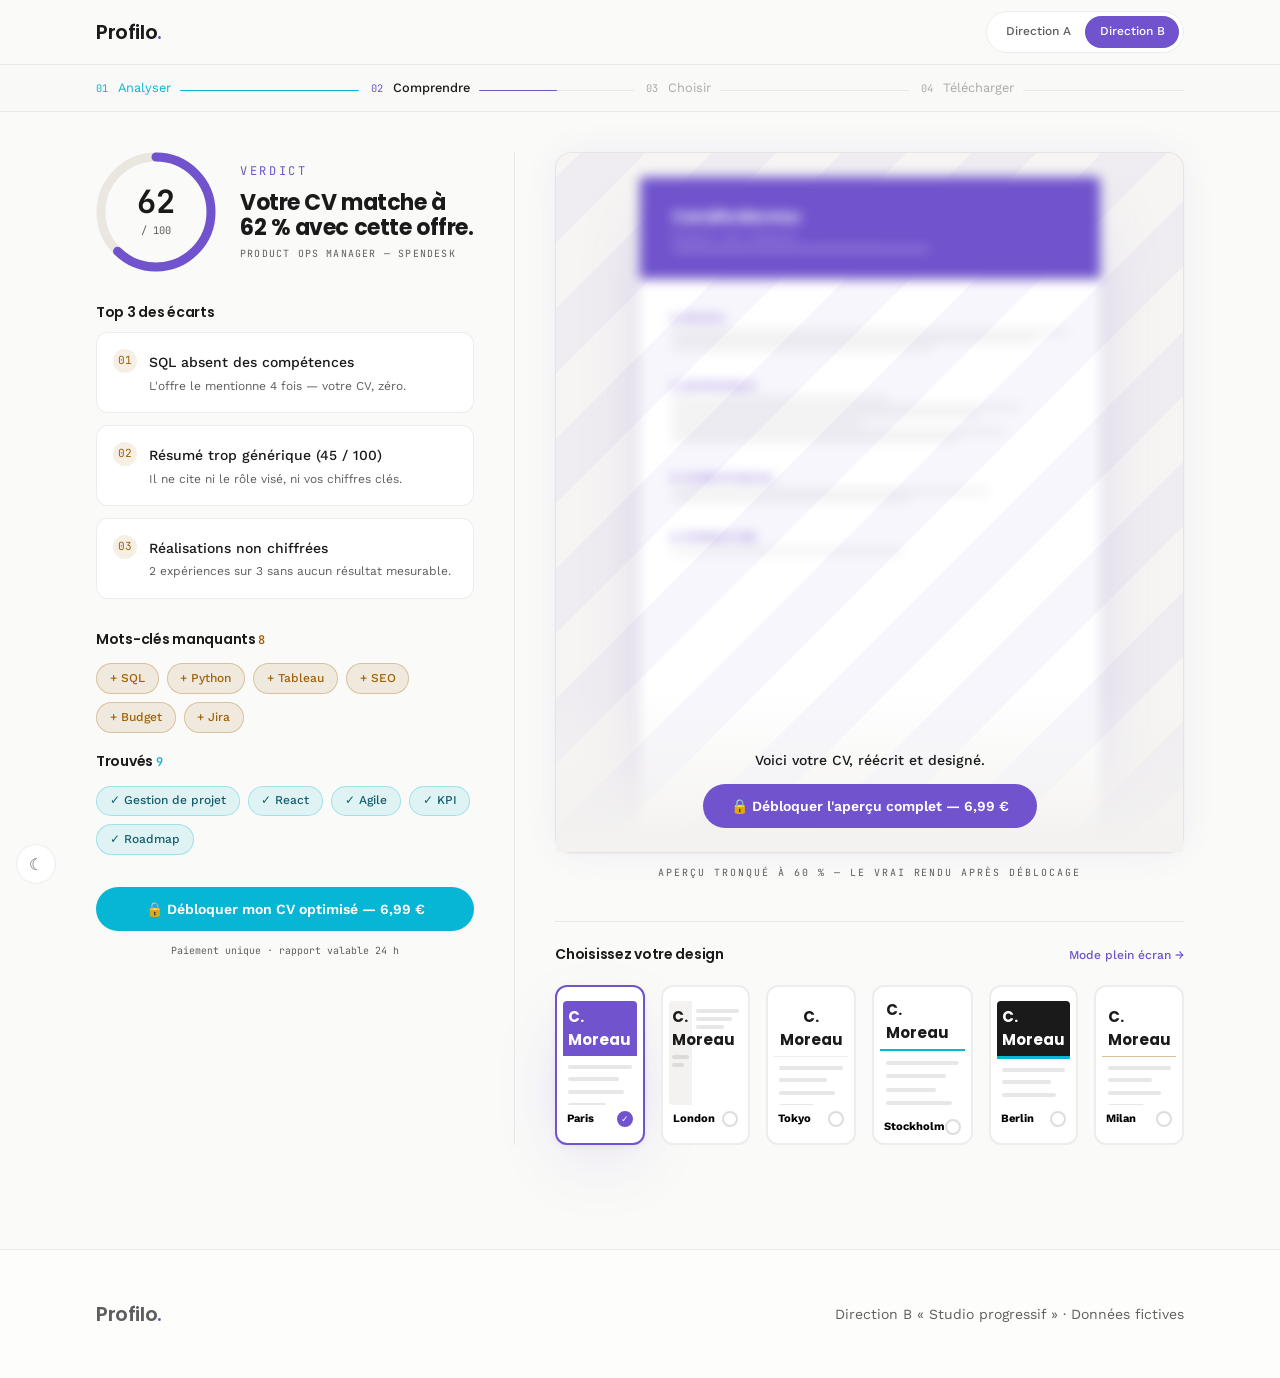
<file: mockups/audit-b.html>
<!DOCTYPE html>
<html lang="fr">
<head>
  <meta charset="utf-8" />
  <meta name="viewport" content="width=device-width, initial-scale=1" />
  <title>Direction B — Studio progressif · Profilo</title>
  <link href="https://fonts.googleapis.com/css2?family=Poppins:wght@400;500;600;700&family=Work+Sans:wght@300;400;500;600&family=JetBrains+Mono:wght@400;500;700&display=swap" rel="stylesheet" />
  <link rel="stylesheet" href="styles.css" />
</head>
<body>

  <header class="site-header">
    <div class="wrap">
      <a class="logo" href="ats.html">Profilo<span>.</span></a>
      <div class="header-actions">
        <nav class="direction-toggle" data-testid="direction-toggle">
          <a href="audit-a.html" data-testid="direction-toggle-a">Direction A</a>
          <a href="audit-b.html" class="on" data-testid="direction-toggle-b">Direction B</a>
        </nav>
      </div>
    </div>
  </header>

  <nav class="journey" data-testid="journey-progress" aria-label="Progression">
    <div class="wrap">
      <ol>
        <li class="done"><span class="n">01</span><span class="lbl">Analyser</span><span class="bar"><i></i></span></li>
        <li class="active"><span class="n">02</span><span class="lbl">Comprendre</span><span class="bar"><i></i></span></li>
        <li><span class="n">03</span><span class="lbl">Choisir</span><span class="bar"><i></i></span></li>
        <li><span class="n">04</span><span class="lbl">Télécharger</span><span class="bar"><i></i></span></li>
      </ol>
    </div>
  </nav>

  <!-- Mobile tabs -->
  <div class="tabs" role="tablist" aria-label="Vue rapport">
    <button class="tab" id="tab-diag" role="tab" aria-selected="true" data-testid="tab-diagnostic">Diagnostic</button>
    <button class="tab" id="tab-cv" role="tab" aria-selected="false" data-testid="tab-cv">Mon CV</button>
  </div>

  <main class="wrap">
    <div class="studio">

      <!-- PANEL DIAGNOSTIC -->
      <section class="panel tab-panel show" id="panel-diag" data-testid="diagnostic-panel">
        <div style="display:flex;align-items:center;gap:1.5rem">
          <div class="ring-wrap" data-testid="score-ring">
            <svg width="120" height="120">
              <circle cx="60" cy="60" r="55" stroke="#EAE7E1" stroke-width="9" fill="none" />
              <circle class="ring-anim" cx="60" cy="60" r="55" stroke="#7053cd" stroke-width="9" fill="none" stroke-linecap="round" style="--off:131;stroke-dasharray:346;stroke-dashoffset:346" />
            </svg>
            <div class="val"><b style="font-size:2rem">62</b><small>/ 100</small></div>
          </div>
          <div>
            <p class="eyebrow">Verdict</p>
            <h1 style="font-size:1.375rem;font-weight:700;margin-top:0.5rem">Votre CV matche à 62 % avec cette offre.</h1>
            <p class="mono" style="font-size:0.62rem;text-transform:uppercase;letter-spacing:0.12em;color:var(--mute);margin-top:0.35rem">Product Ops Manager — Spendesk</p>
          </div>
        </div>

        <div style="margin-top:2rem">
          <h2 style="font-size:0.875rem;font-weight:600">Top 3 des écarts</h2>
          <div class="gap-item"><span class="dot">01</span><div><b>SQL absent des compétences</b><p>L'offre le mentionne 4 fois — votre CV, zéro.</p></div></div>
          <div class="gap-item"><span class="dot">02</span><div><b>Résumé trop générique (45 / 100)</b><p>Il ne cite ni le rôle visé, ni vos chiffres clés.</p></div></div>
          <div class="gap-item"><span class="dot">03</span><div><b>Réalisations non chiffrées</b><p>2 expériences sur 3 sans aucun résultat mesurable.</p></div></div>
        </div>

        <div style="margin-top:2rem">
          <h2 style="font-size:0.875rem;font-weight:600">Mots-clés manquants <span class="mono" style="color:var(--amber);font-size:0.75rem">8</span></h2>
          <div class="chips">
            <span class="chip chip-missing">+ SQL</span><span class="chip chip-missing">+ Python</span><span class="chip chip-missing">+ Tableau</span><span class="chip chip-missing">+ SEO</span><span class="chip chip-missing">+ Budget</span><span class="chip chip-missing">+ Jira</span>
          </div>
          <h2 style="font-size:0.875rem;font-weight:600;margin-top:1.25rem">Trouvés <span class="mono" style="color:var(--cyan);font-size:0.75rem">9</span></h2>
          <div class="chips">
            <span class="chip chip-found">✓ Gestion de projet</span><span class="chip chip-found">✓ React</span><span class="chip chip-found">✓ Agile</span><span class="chip chip-found">✓ KPI</span><span class="chip chip-found">✓ Roadmap</span>
          </div>
        </div>

        <div style="margin-top:2rem">
          <button class="btn btn-primary" style="width:100%;justify-content:center" onclick="unlockAll(this)" data-testid="unlock-cta">🔒 Débloquer mon CV optimisé — 6,99 €</button>
          <p class="mono" style="text-align:center;font-size:0.62rem;color:var(--mute);margin-top:0.75rem">Paiement unique · rapport valable 24 h</p>
        </div>
      </section>

      <!-- PREVIEW STUDIO -->
      <section class="tab-panel" id="panel-cv" data-testid="studio-preview">
        <div class="card teaser" id="teaser" style="background:rgba(243,242,240,0.6);padding:1.5rem">
          <div class="blurred" style="display:flex;justify-content:center">
            <div class="a4 tpl-paris" style="max-width:460px;width:100%;box-shadow:var(--glow-strong)">
              <div class="doc-header"><p class="doc-name">Camille Moreau</p><p class="doc-role">Product Ops Manager</p><span class="bar light" style="width:65%"></span></div>
              <div class="pad">
                <div><div class="doc-sec"><i></i><b>Profil</b></div><span class="bar"></span><span class="bar" style="width:92%"></span><span class="bar" style="width:66%"></span></div>
                <div><div class="doc-sec"><i></i><b>Expérience</b></div><span class="bar" style="width:55%"></span><span class="bar" style="width:88%"></span><span class="bar" style="width:78%"></span><span class="bar" style="width:48%"></span><span class="bar" style="width:84%"></span><span class="bar" style="width:72%"></span></div>
                <div><div class="doc-sec"><i></i><b>Compétences</b></div><span class="bar" style="width:80%"></span><span class="bar" style="width:60%"></span></div>
                <div><div class="doc-sec"><i></i><b>Formation</b></div><span class="bar" style="width:58%"></span></div>
              </div>
            </div>
          </div>
          <div class="watermark"></div>
          <div class="fade-bottom"></div>
          <div class="teaser-cta">
            <p style="font-size:0.875rem;font-weight:500;margin-bottom:0.75rem">Voici votre CV, réécrit et designé.</p>
            <button class="btn btn-violet" onclick="unlockAll(this)" data-testid="unlock-cta-preview">🔒 Débloquer l'aperçu complet — 6,99 €</button>
          </div>
        </div>
        <p class="mono" id="preview-caption" style="text-align:center;font-size:0.62rem;text-transform:uppercase;letter-spacing:0.2em;color:var(--mute);margin-top:0.75rem">Aperçu tronqué à 60 % — le vrai rendu après déblocage</p>

        <!-- GALLERY ROW -->
        <div style="margin-top:2.5rem;border-top:1px solid var(--border);padding-top:1.5rem" data-testid="template-row">
          <div style="display:flex;justify-content:space-between;align-items:baseline">
            <h2 style="font-size:0.875rem;font-weight:600">Choisissez votre design</h2>
            <a href="cv.html" style="font-size:0.75rem;font-weight:500;color:var(--violet)" data-testid="open-full-gallery">Mode plein écran →</a>
          </div>
          <div class="gallery" style="margin-top:1.25rem">
            <button class="tpl-card" aria-pressed="true" data-testid="gallery-template-paris"><div class="a4 tpl-paris"><div class="doc-header"><p class="doc-name">C. Moreau</p></div><div class="pad"><span class="bar"></span><span class="bar" style="width:80%"></span><span class="bar" style="width:88%"></span><span class="bar" style="width:60%"></span><span class="bar" style="width:75%"></span></div></div><div class="meta"><b>Paris</b><span class="check">✓</span></div></button>
            <button class="tpl-card" aria-pressed="false" data-testid="gallery-template-london"><div class="a4 tpl-london"><div class="side"><div class="doc-header"><p class="doc-name">C. Moreau</p></div><span class="bar"></span><span class="bar" style="width:70%"></span></div><div class="main"><span class="bar"></span><span class="bar" style="width:85%"></span><span class="bar" style="width:65%"></span></div></div><div class="meta"><b>London</b><span class="check">✓</span></div></button>
            <button class="tpl-card" aria-pressed="false" data-testid="gallery-template-tokyo"><div class="a4 tpl-tokyo"><div class="doc-header"><p class="doc-name">C. Moreau</p></div><div class="pad"><span class="bar"></span><span class="bar" style="width:75%"></span><span class="bar" style="width:88%"></span><span class="bar" style="width:55%"></span></div></div><div class="meta"><b>Tokyo</b><span class="check">✓</span></div></button>
            <button class="tpl-card" aria-pressed="false" data-testid="gallery-template-stockholm"><div class="a4 tpl-stockholm"><div class="doc-header"><p class="doc-name">C. Moreau</p></div><div class="pad"><span class="bar"></span><span class="bar" style="width:82%"></span><span class="bar" style="width:68%"></span><span class="bar" style="width:90%"></span></div></div><div class="meta"><b>Stockholm</b><span class="check">✓</span></div></button>
            <button class="tpl-card" aria-pressed="false" data-testid="gallery-template-berlin"><div class="a4 tpl-berlin"><div class="doc-header"><p class="doc-name">C. Moreau</p></div><div class="stripe"></div><div class="pad"><span class="bar"></span><span class="bar" style="width:78%"></span><span class="bar" style="width:86%"></span><span class="bar" style="width:62%"></span></div></div><div class="meta"><b>Berlin</b><span class="check">✓</span></div></button>
            <button class="tpl-card" aria-pressed="false" data-testid="gallery-template-milan"><div class="a4 tpl-milan"><div class="doc-header"><p class="doc-name">C. Moreau</p></div><div class="pad"><span class="bar"></span><span class="bar" style="width:70%"></span><span class="bar" style="width:85%"></span><span class="bar" style="width:58%"></span><span class="bar" style="width:80%"></span></div></div><div class="meta"><b>Milan</b><span class="check">✓</span></div></button>
          </div>
        </div>
      </section>
    </div>
  </main>

  <footer class="footer">
    <div class="wrap">
      <a class="logo" href="ats.html">Profilo<span>.</span></a>
      <p>Direction B « Studio progressif » · Données fictives</p>
    </div>
  </footer>

  <script>
    var tabDiag = document.getElementById('tab-diag');
    var tabCv = document.getElementById('tab-cv');
    var panelDiag = document.getElementById('panel-diag');
    var panelCv = document.getElementById('panel-cv');
    function selectTab(which) {
      var d = which === 'diag';
      tabDiag.setAttribute('aria-selected', d);
      tabCv.setAttribute('aria-selected', !d);
      panelDiag.classList.toggle('show', d);
      panelCv.classList.toggle('show', !d);
    }
    tabDiag.addEventListener('click', function () { selectTab('diag'); });
    tabCv.addEventListener('click', function () { selectTab('cv'); });

    function unlockAll(btn) {
      document.getElementById('teaser').classList.add('unlocked');
      document.getElementById('preview-caption').textContent = 'Template paris · aperçu live';
      if (btn && btn.getAttribute('data-testid') === 'unlock-cta') {
        btn.textContent = '⤓ Télécharger le PDF (démo)';
      }
    }

    document.querySelectorAll('.tpl-card').forEach(function (card) {
      card.addEventListener('click', function () {
        document.querySelectorAll('.tpl-card').forEach(function (c) { c.setAttribute('aria-pressed', 'false'); });
        card.setAttribute('aria-pressed', 'true');
      });
    });
  </script>
  <button class="theme-toggle" id="theme-toggle" aria-label="Changer de thème" data-testid="theme-toggle">☾</button>
  <script>
    (function(){var b=document.getElementById('theme-toggle');function apply(t){document.documentElement.setAttribute('data-theme',t);localStorage.setItem('profilo-theme',t);b.textContent=t==='dark'?'☀':'☾';}apply(localStorage.getItem('profilo-theme')||'light');b.addEventListener('click',function(){apply(document.documentElement.getAttribute('data-theme')==='dark'?'light':'dark');});})();
  </script>
</body>
</html>
</file>
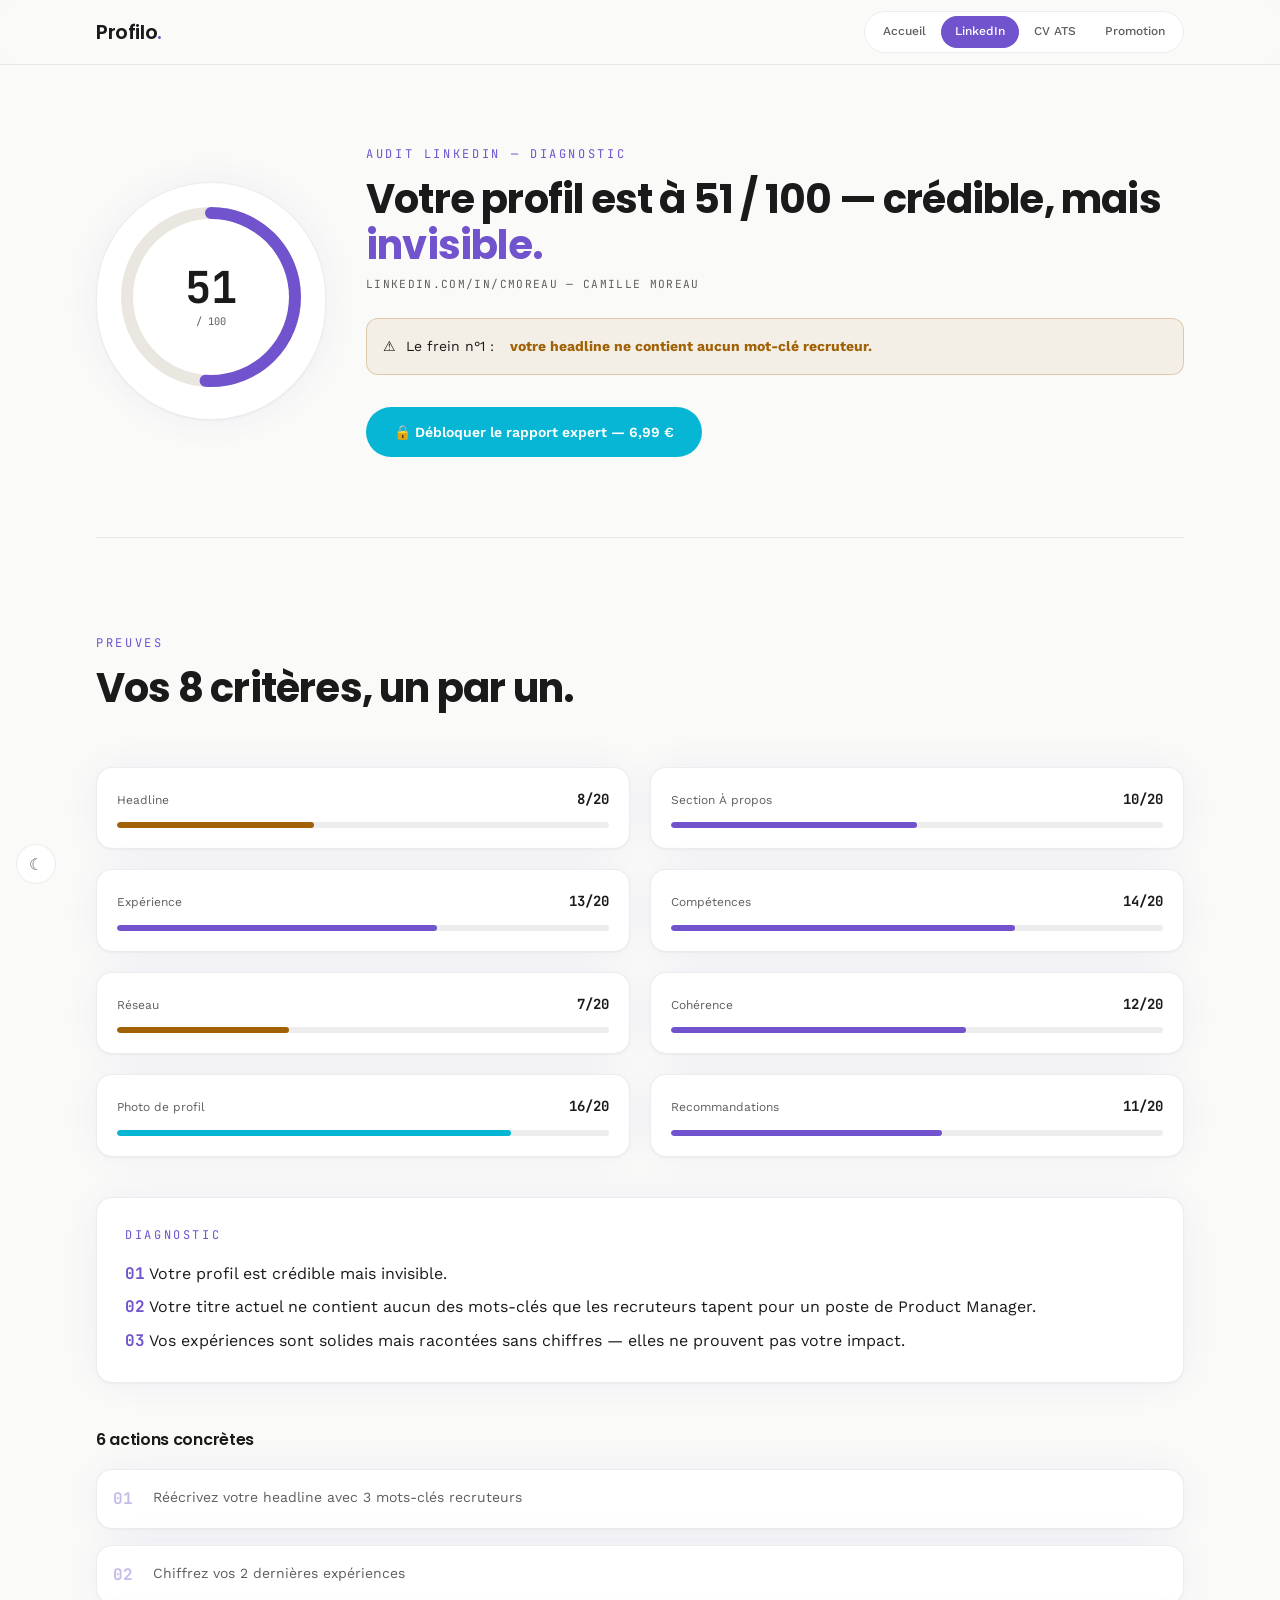
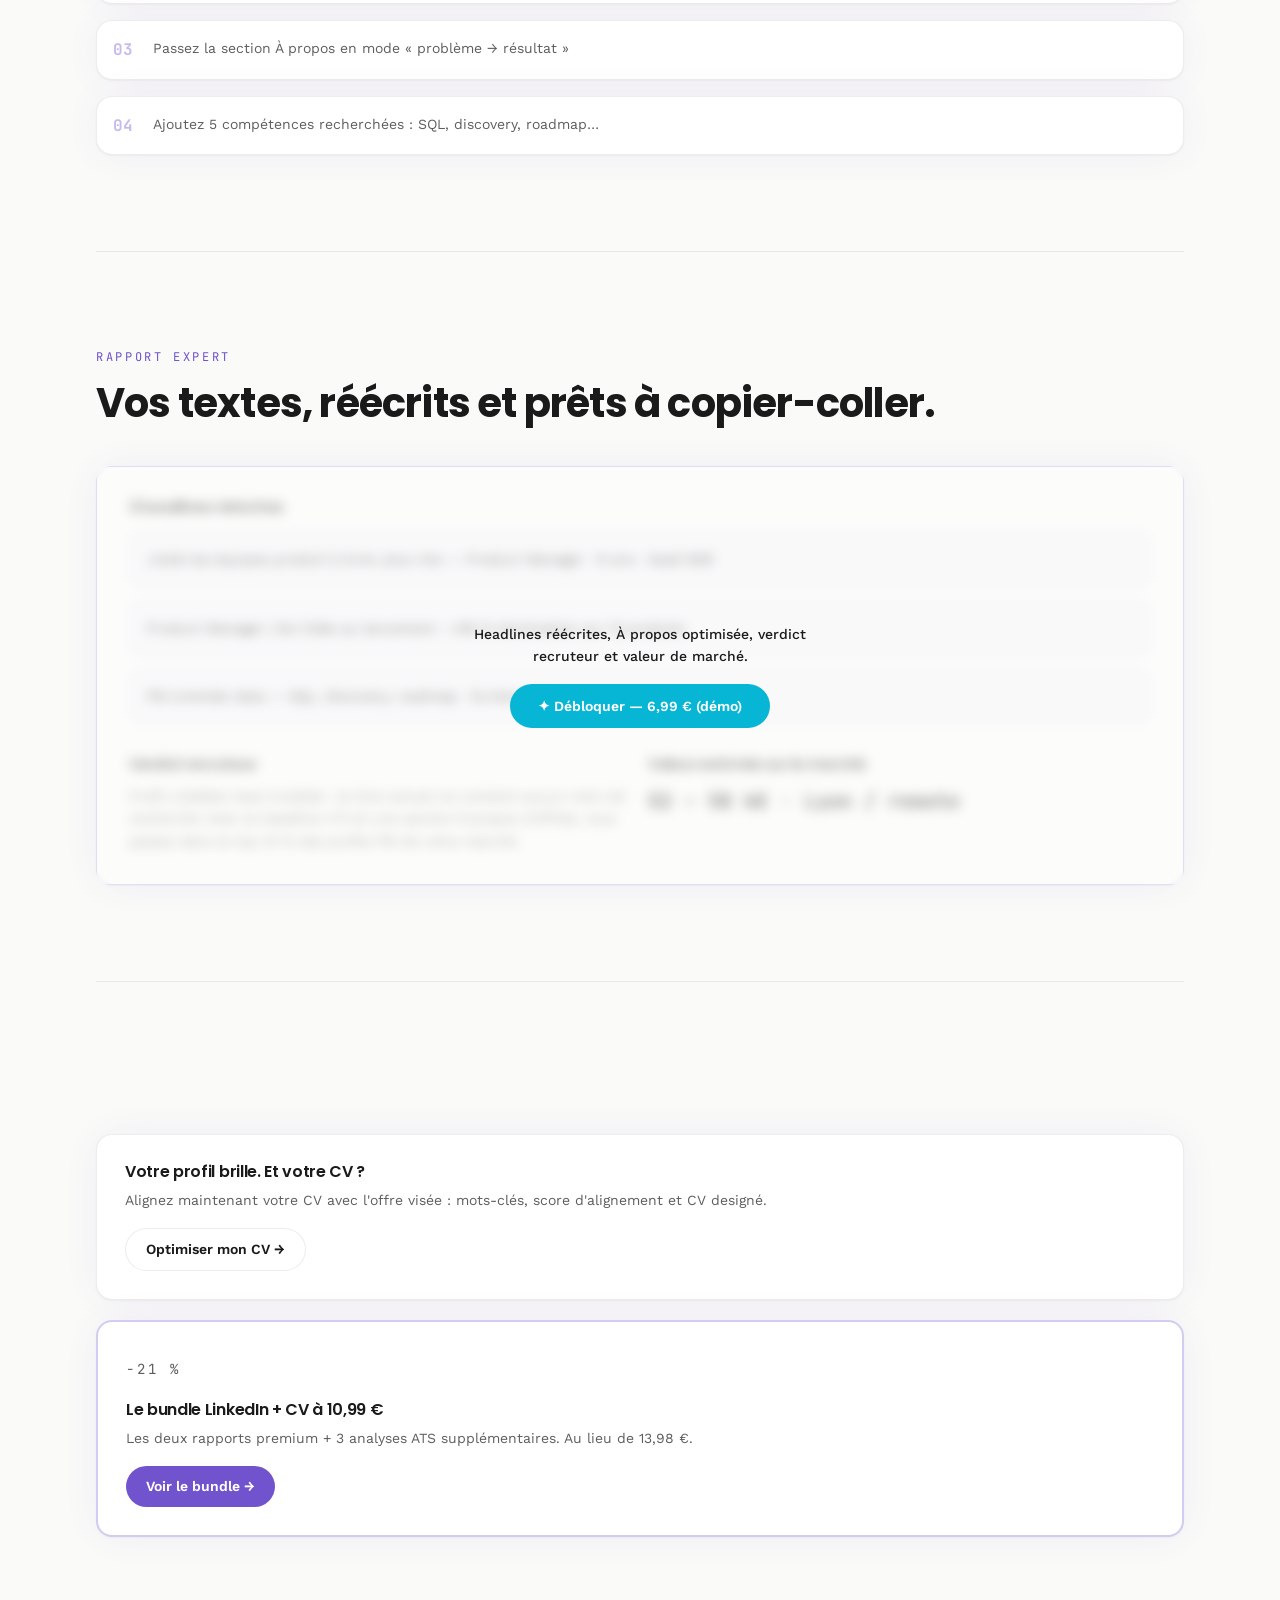
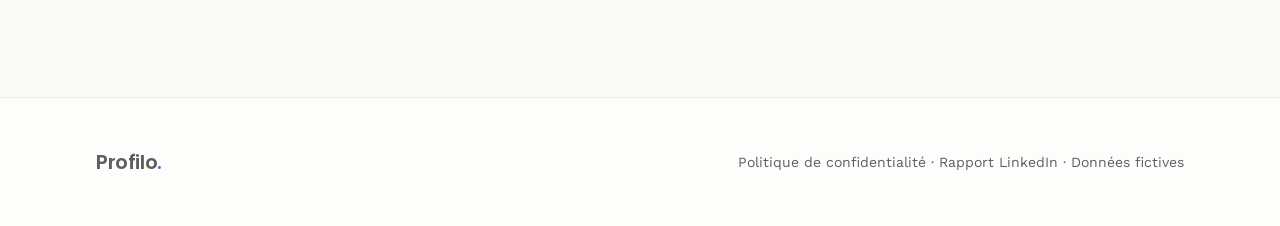
<file: mockups/audit-linkedin.html>
<!DOCTYPE html>
<html lang="fr">
<head>
  <meta charset="utf-8" />
  <meta name="viewport" content="width=device-width, initial-scale=1" />
  <title>Rapport d'audit LinkedIn · Profilo</title>
  <link href="https://fonts.googleapis.com/css2?family=Poppins:wght@400;500;600;700&family=Work+Sans:wght@300;400;500;600&family=JetBrains+Mono:wght@400;500;700&display=swap" rel="stylesheet" />
  <link rel="stylesheet" href="styles.css" />
</head>
<body>

  <header class="site-header">
    <div class="wrap">
      <a class="logo" href="index.html">Profilo<span>.</span></a>
      <div class="header-actions">
        <nav class="direction-toggle">
          <a href="index.html">Accueil</a>
          <a href="linkedin.html" class="on">LinkedIn</a>
          <a href="ats.html">CV ATS</a>
          <a href="bundle.html">Promotion</a>
        </nav>
      </div>
    </div>
  </header>

  <main class="wrap">

    <!-- VERDICT -->
    <section class="verdict" data-testid="linkedin-verdict">
      <div class="card" style="border-radius:999px;padding:1.5rem">
        <div class="ring-wrap" data-testid="score-ring">
          <svg width="180" height="180">
            <circle cx="90" cy="90" r="84" stroke="#EAE7E1" stroke-width="12" fill="none" />
            <circle class="ring-anim" cx="90" cy="90" r="84" stroke="#7053cd" stroke-width="12" fill="none" stroke-linecap="round" style="--off:259;stroke-dasharray:528;stroke-dashoffset:528" />
          </svg>
          <div class="val"><b style="font-size:2.75rem">51</b><small>/ 100</small></div>
        </div>
      </div>
      <div>
        <p class="eyebrow">Audit LinkedIn — Diagnostic</p>
        <h1 style="font-size:clamp(1.75rem,4vw,2.5rem);font-weight:700;margin-top:0.75rem">Votre profil est à 51 / 100 — crédible, mais <span style="color:var(--violet)">invisible.</span></h1>
        <p class="mono" style="font-size:0.7rem;text-transform:uppercase;letter-spacing:0.12em;color:var(--mute);margin-top:0.5rem">linkedin.com/in/cmoreau — Camille Moreau</p>
        <div class="alert">⚠&nbsp; Le frein n°1 : <strong style="color:var(--amber)">&nbsp;votre headline ne contient aucun mot-clé recruteur.</strong></div>
        <div style="margin-top:2rem">
          <a class="btn btn-primary" href="#expert" data-testid="unlock-cta">🔒 Débloquer le rapport expert — 6,99 €</a>
        </div>
      </div>
    </section>

    <!-- CRITERES -->
    <section class="section" style="border-top:1px solid var(--border)">
      <p class="eyebrow">Preuves</p>
      <h2>Vos 8 critères, un par un.</h2>
      <div class="features" style="grid-template-columns:repeat(2,1fr)">
        <div class="card gauge"><div class="top"><span>Headline</span><b>8/20</b></div><div class="track"><i class="fill-amber" style="--w:40%"></i></div></div>
        <div class="card gauge"><div class="top"><span>Section À propos</span><b>10/20</b></div><div class="track"><i class="fill-violet" style="--w:50%"></i></div></div>
        <div class="card gauge"><div class="top"><span>Expérience</span><b>13/20</b></div><div class="track"><i class="fill-violet" style="--w:65%"></i></div></div>
        <div class="card gauge"><div class="top"><span>Compétences</span><b>14/20</b></div><div class="track"><i class="fill-violet" style="--w:70%"></i></div></div>
        <div class="card gauge"><div class="top"><span>Réseau</span><b>7/20</b></div><div class="track"><i class="fill-amber" style="--w:35%"></i></div></div>
        <div class="card gauge"><div class="top"><span>Cohérence</span><b>12/20</b></div><div class="track"><i class="fill-violet" style="--w:60%"></i></div></div>
        <div class="card gauge"><div class="top"><span>Photo de profil</span><b>16/20</b></div><div class="track"><i class="fill-cyan" style="--w:80%"></i></div></div>
        <div class="card gauge"><div class="top"><span>Recommandations</span><b>11/20</b></div><div class="track"><i class="fill-violet" style="--w:55%"></i></div></div>
      </div>

      <div class="card" style="margin-top:2.5rem;padding:1.75rem">
        <p class="eyebrow">Diagnostic</p>
        <p style="margin-top:1rem"><b class="mono" style="color:var(--violet)">01</b> Votre profil est crédible mais invisible.</p>
        <p style="margin-top:0.5rem"><b class="mono" style="color:var(--violet)">02</b> Votre titre actuel ne contient aucun des mots-clés que les recruteurs tapent pour un poste de Product Manager.</p>
        <p style="margin-top:0.5rem"><b class="mono" style="color:var(--violet)">03</b> Vos expériences sont solides mais racontées sans chiffres — elles ne prouvent pas votre impact.</p>
      </div>

      <h3 style="font-size:1rem;font-weight:600;margin-top:3rem">6 actions concrètes</h3>
      <div class="ordo" style="margin-top:1.25rem">
        <div class="card" style="padding:1rem"><span class="num" style="font-size:1rem">01</span><p style="margin:0;font-size:0.875rem">Réécrivez votre headline avec 3 mots-clés recruteurs</p></div>
        <div class="card" style="padding:1rem"><span class="num" style="font-size:1rem">02</span><p style="margin:0;font-size:0.875rem">Chiffrez vos 2 dernières expériences</p></div>
        <div class="card" style="padding:1rem"><span class="num" style="font-size:1rem">03</span><p style="margin:0;font-size:0.875rem">Passez la section À propos en mode « problème → résultat »</p></div>
        <div class="card" style="padding:1rem"><span class="num" style="font-size:1rem">04</span><p style="margin:0;font-size:0.875rem">Ajoutez 5 compétences recherchées : SQL, discovery, roadmap…</p></div>
      </div>
    </section>

    <!-- EXPERT -->
    <section class="section" id="expert" style="border-top:1px solid var(--border)" data-testid="expert-section">
      <p class="eyebrow">Rapport expert</p>
      <h2>Vos textes, réécrits et prêts à copier-coller.</h2>
      <div class="card teaser" id="teaser" style="margin-top:2.5rem;padding:2rem;border-color:rgba(112,83,205,0.2)">
        <div class="blurred">
          <h3 style="font-size:0.9rem;font-weight:600">3 headlines réécrites</h3>
          <div style="margin-top:1rem;display:grid;gap:0.75rem">
            <p style="border:1px solid rgba(112,83,205,0.15);background:rgba(112,83,205,0.04);border-radius:0.75rem;padding:1rem;font-size:0.875rem">J'aide les équipes produit à livrer plus vite — Product Manager · 8 ans · SaaS B2B</p>
            <p style="border:1px solid rgba(112,83,205,0.15);background:rgba(112,83,205,0.04);border-radius:0.75rem;padding:1rem;font-size:0.875rem">Product Manager | De l'idée au lancement : +38 % d'activation sur 12 produits</p>
            <p style="border:1px solid rgba(112,83,205,0.15);background:rgba(112,83,205,0.04);border-radius:0.75rem;padding:1rem;font-size:0.875rem">PM orientée data — SQL, discovery, roadmap · Ex-Novamedia</p>
          </div>
          <div class="gauges" style="margin-top:2rem">
            <div>
              <h3 style="font-size:0.9rem;font-weight:600">Verdict recruteur</h3>
              <p style="margin-top:0.75rem;font-size:0.875rem;color:var(--mute)">Profil crédible mais invisible : le titre actuel ne contient aucun mot-clé recherché. Avec la headline n°2 et une section À propos chiffrée, vous passez dans le top 10 % des profils PM de votre marché.</p>
            </div>
            <div>
              <h3 style="font-size:0.9rem;font-weight:600">Valeur estimée sur le marché</h3>
              <p class="mono" style="margin-top:0.75rem;font-size:1.25rem;font-weight:700">52 – 58 k€ · Lyon / remote</p>
            </div>
          </div>
        </div>
        <div class="teaser-cta" style="position:absolute;inset:0;display:flex;flex-direction:column;align-items:center;justify-content:center;gap:1rem;background:rgba(250,250,248,0.5);backdrop-filter:blur(2px)">
          <p style="font-size:0.875rem;font-weight:500;max-width:24rem;text-align:center">Headlines réécrites, À propos optimisée, verdict recruteur et valeur de marché.</p>
          <button class="btn btn-primary" onclick="document.getElementById('teaser').classList.add('unlocked')" data-testid="unlock-cta-expert">✦ Débloquer — 6,99 € (démo)</button>
        </div>
      </div>
    </section>

    <!-- CROSS-SELL -->
    <section class="section" style="border-top:1px solid var(--border)">
      <div class="features" style="grid-template-columns:1fr">
        <div class="card feature">
          <h3 style="margin-top:0">Votre profil brille. Et votre CV ?</h3>
          <p>Alignez maintenant votre CV avec l'offre visée : mots-clés, score d'alignement et CV designé.</p>
          <a class="btn btn-ghost btn-sm" href="ats.html" style="margin-top:1rem" data-testid="crosssell-ats">Optimiser mon CV →</a>
        </div>
        <div class="card feature" style="border:2px solid rgba(112,83,205,0.3)">
          <p class="eyebrow">-21 %</p>
          <h3>Le bundle LinkedIn + CV à 10,99 €</h3>
          <p>Les deux rapports premium + 3 analyses ATS supplémentaires. Au lieu de 13,98 €.</p>
          <a class="btn btn-violet btn-sm" href="bundle.html" style="margin-top:1rem" data-testid="crosssell-bundle">Voir le bundle →</a>
        </div>
      </div>
    </section>
  </main>

  <footer class="footer">
    <div class="wrap">
      <a class="logo" href="index.html">Profilo<span>.</span></a>
      <p><a href="politique-confidentialite.html" style="color:var(--mute)">Politique de confidentialité</a> · Rapport LinkedIn · Données fictives</p>
    </div>
  </footer>

  <button class="theme-toggle" id="theme-toggle" aria-label="Changer de thème" data-testid="theme-toggle">☾</button>
  <script>
    (function(){var b=document.getElementById('theme-toggle');function apply(t){document.documentElement.setAttribute('data-theme',t);localStorage.setItem('profilo-theme',t);b.textContent=t==='dark'?'☀':'☾';}apply(localStorage.getItem('profilo-theme')||'light');b.addEventListener('click',function(){apply(document.documentElement.getAttribute('data-theme')==='dark'?'light':'dark');});})();
  </script>
</body>
</html>
</file>
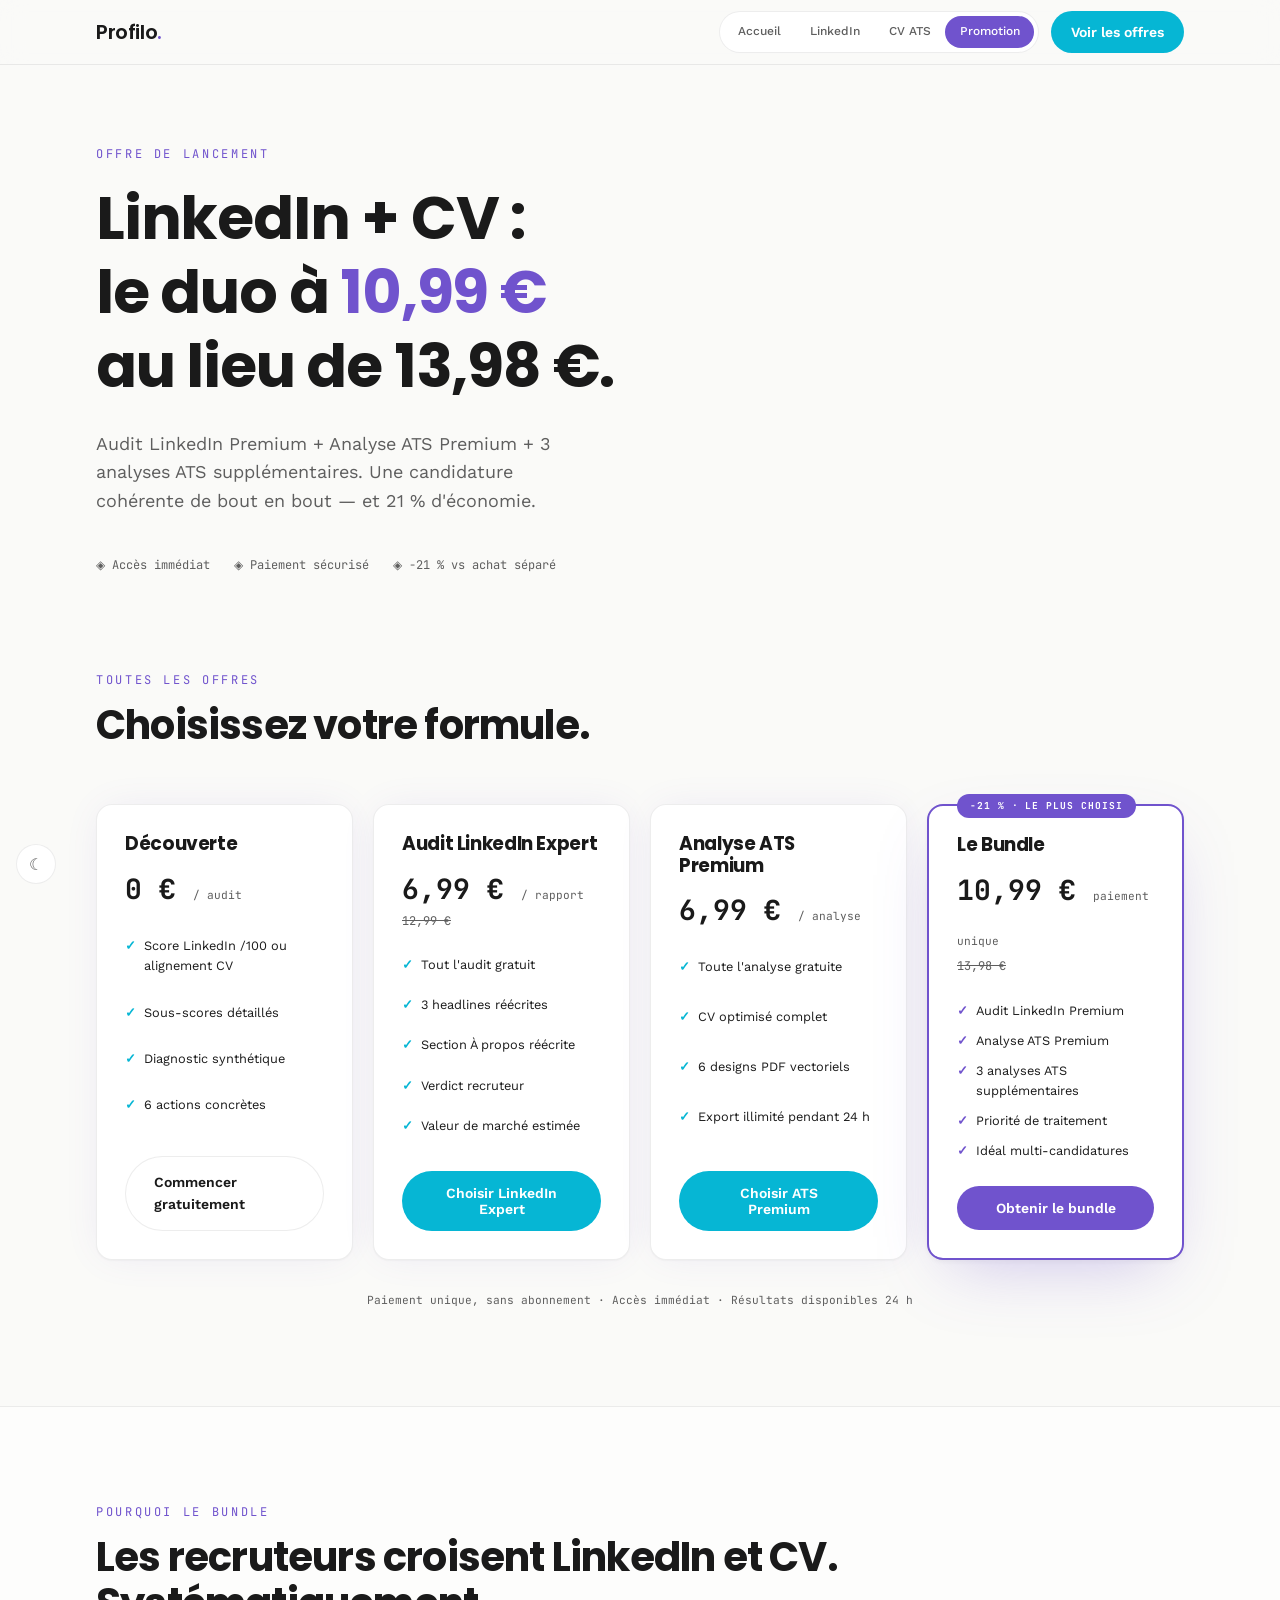
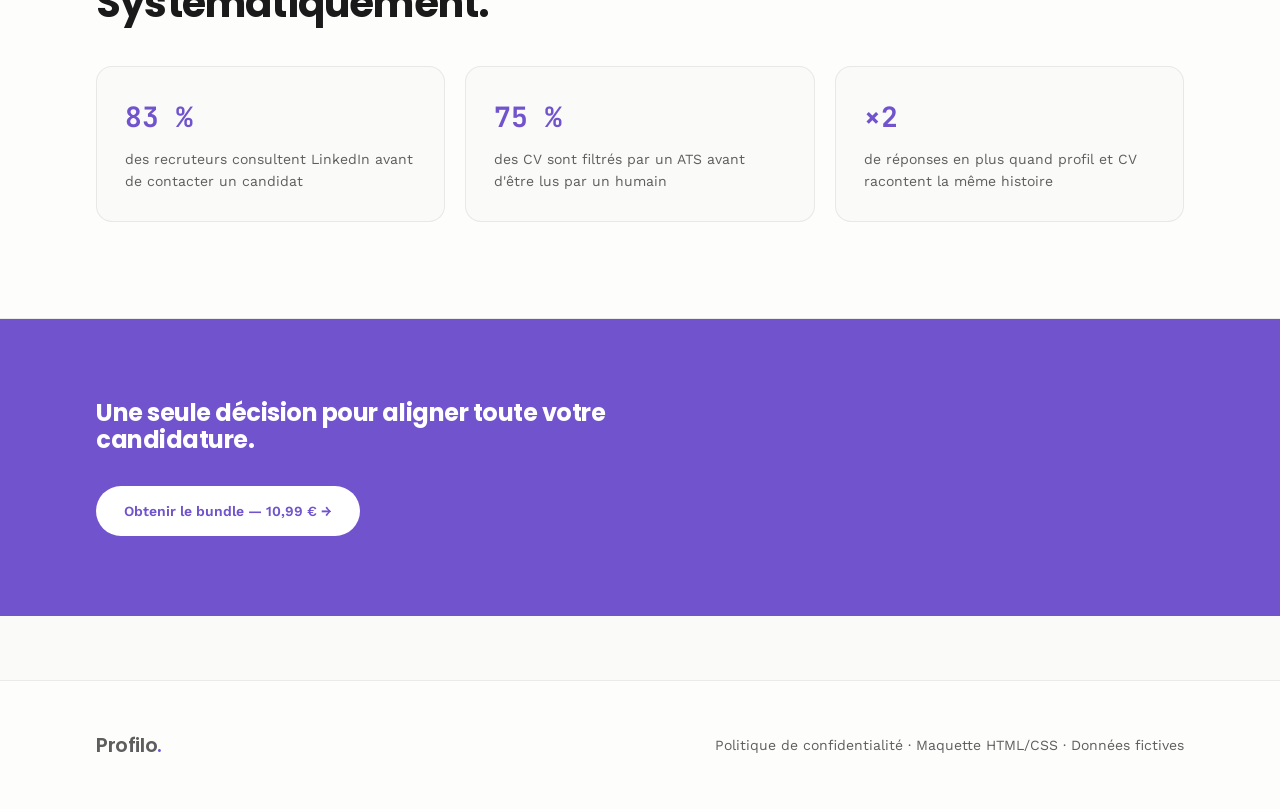
<file: mockups/bundle.html>
<!DOCTYPE html>
<html lang="fr">
<head>
  <meta charset="utf-8" />
  <meta name="viewport" content="width=device-width, initial-scale=1" />
  <title>Le Bundle LinkedIn + CV à 10,99 € · Profilo</title>
  <link href="https://fonts.googleapis.com/css2?family=Poppins:wght@400;500;600;700&family=Work+Sans:wght@300;400;500;600&family=JetBrains+Mono:wght@400;500;700&display=swap" rel="stylesheet" />
  <link rel="stylesheet" href="styles.css" />
  <style>
    .plans { display: grid; gap: 1.25rem; margin-top: 3.5rem; }
    @media (min-width: 768px) { .plans { grid-template-columns: repeat(2, 1fr); } }
    @media (min-width: 1280px) { .plans { grid-template-columns: repeat(4, 1fr); } }
    .plan { display: flex; flex-direction: column; padding: 1.75rem; position: relative; }
    .plan.hot { border: 2px solid var(--violet); box-shadow: var(--glow-strong); }
    .plan .price { font-family: var(--font-mono); font-size: 1.75rem; font-weight: 700; margin-top: 0.75rem; }
    .plan .price small { font-size: 0.7rem; font-weight: 400; color: var(--mute); }
    .plan .old { font-family: var(--font-mono); font-size: 0.75rem; color: var(--mute); text-decoration: line-through; }
    .plan ul { list-style: none; margin-top: 1.5rem; display: grid; gap: 0.6rem; flex: 1; }
    .plan li { font-size: 0.8rem; display: flex; gap: 0.5rem; align-items: flex-start; }
    .plan li::before { content: "✓"; color: var(--cyan); font-weight: 700; }
    .plan.hot li::before { color: var(--violet); }
    .plan .badge { position: absolute; top: -12px; left: 1.75rem; background: var(--violet); color: #fff; border-radius: 999px; padding: 0.25rem 0.8rem; font-family: var(--font-mono); font-size: 0.6rem; font-weight: 700; text-transform: uppercase; letter-spacing: 0.1em; }
    .stats { display: grid; gap: 1.25rem; margin-top: 2.5rem; }
    @media (min-width: 640px) { .stats { grid-template-columns: repeat(3, 1fr); } }
    .stat { border: 1px solid var(--border); border-radius: 1rem; background: var(--cream); padding: 1.75rem; }
    .stat b { font-family: var(--font-mono); font-size: 1.75rem; color: var(--violet); }
    .stat p { font-size: 0.875rem; color: var(--mute); margin-top: 0.5rem; }
  </style>
</head>
<body>

  <header class="site-header">
    <div class="wrap">
      <a class="logo" href="index.html">Profilo<span>.</span></a>
      <div class="header-actions">
        <nav class="direction-toggle">
          <a href="index.html">Accueil</a>
          <a href="linkedin.html">LinkedIn</a>
          <a href="ats.html">CV ATS</a>
          <a href="bundle.html" class="on">Promotion</a>
        </nav>
        <a class="btn btn-primary btn-sm" href="#plans" data-testid="header-cta">Voir les offres</a>
      </div>
    </div>
  </header>

  <main>
    <section class="hero" style="padding-bottom:3rem">
      <div class="wrap">
        <p class="eyebrow">Offre de lancement</p>
        <h1>
          <span class="mask"><span>LinkedIn + CV :</span></span>
          <span class="mask"><span>le duo à <span class="v">10,99 €</span></span></span>
          <span class="mask"><span>au lieu de 13,98 €.</span></span>
        </h1>
        <p class="lead">Audit LinkedIn Premium + Analyse ATS Premium + 3 analyses ATS supplémentaires. Une candidature cohérente de bout en bout — et 21 % d'économie.</p>
        <div class="trust">
          <span>◈ Accès immédiat</span>
          <span>◈ Paiement sécurisé</span>
          <span>◈ -21 % vs achat séparé</span>
        </div>
      </div>
    </section>

    <section class="section" id="plans" style="padding-top:3rem">
      <div class="wrap">
        <p class="eyebrow">Toutes les offres</p>
        <h2>Choisissez votre formule.</h2>
        <div class="plans">
          <div class="card plan" data-testid="plan-free">
            <h3>Découverte</h3>
            <p class="price">0 € <small>/ audit</small></p>
            <ul><li>Score LinkedIn /100 ou alignement CV</li><li>Sous-scores détaillés</li><li>Diagnostic synthétique</li><li>6 actions concrètes</li></ul>
            <a class="btn btn-ghost" href="linkedin.html" style="justify-content:center;margin-top:1.5rem" data-testid="plan-cta-free">Commencer gratuitement</a>
          </div>
          <div class="card plan" data-testid="plan-linkedin">
            <h3>Audit LinkedIn Expert</h3>
            <p class="price">6,99 € <small>/ rapport</small></p>
            <p class="old">12,99 €</p>
            <ul><li>Tout l'audit gratuit</li><li>3 headlines réécrites</li><li>Section À propos réécrite</li><li>Verdict recruteur</li><li>Valeur de marché estimée</li></ul>
            <button class="btn btn-primary" style="justify-content:center;margin-top:1.5rem" data-testid="plan-cta-linkedin">Choisir LinkedIn Expert</button>
          </div>
          <div class="card plan" data-testid="plan-ats">
            <h3>Analyse ATS Premium</h3>
            <p class="price">6,99 € <small>/ analyse</small></p>
            <ul><li>Toute l'analyse gratuite</li><li>CV optimisé complet</li><li>6 designs PDF vectoriels</li><li>Export illimité pendant 24 h</li></ul>
            <button class="btn btn-primary" style="justify-content:center;margin-top:1.5rem" data-testid="plan-cta-ats">Choisir ATS Premium</button>
          </div>
          <div class="card plan hot" data-testid="plan-bundle">
            <span class="badge">-21 % · le plus choisi</span>
            <h3>Le Bundle</h3>
            <p class="price">10,99 € <small>paiement unique</small></p>
            <p class="old">13,98 €</p>
            <ul><li>Audit LinkedIn Premium</li><li>Analyse ATS Premium</li><li>3 analyses ATS supplémentaires</li><li>Priorité de traitement</li><li>Idéal multi-candidatures</li></ul>
            <button class="btn btn-violet" style="justify-content:center;margin-top:1.5rem" data-testid="plan-cta-bundle">Obtenir le bundle</button>
          </div>
        </div>
        <p class="mono" style="text-align:center;font-size:0.7rem;color:var(--mute);margin-top:2rem">Paiement unique, sans abonnement · Accès immédiat · Résultats disponibles 24 h</p>
      </div>
    </section>

    <section class="section band">
      <div class="wrap">
        <p class="eyebrow">Pourquoi le bundle</p>
        <h2>Les recruteurs croisent LinkedIn et CV. Systématiquement.</h2>
        <div class="stats">
          <div class="stat"><b>83 %</b><p>des recruteurs consultent LinkedIn avant de contacter un candidat</p></div>
          <div class="stat"><b>75 %</b><p>des CV sont filtrés par un ATS avant d'être lus par un humain</p></div>
          <div class="stat"><b>×2</b><p>de réponses en plus quand profil et CV racontent la même histoire</p></div>
        </div>
      </div>
    </section>

    <section style="background:var(--violet);padding:5rem 0">
      <div class="wrap">
        <h2 style="color:#fff;max-width:42rem">Une seule décision pour aligner toute votre candidature.</h2>
        <a class="btn" href="#plans" style="background:#fff;color:var(--violet);margin-top:2rem" data-testid="bundle-final-cta">Obtenir le bundle — 10,99 € →</a>
      </div>
    </section>
  </main>

  <footer class="footer">
    <div class="wrap">
      <a class="logo" href="index.html">Profilo<span>.</span></a>
      <p><a href="politique-confidentialite.html" style="color:var(--mute)">Politique de confidentialité</a> · Maquette HTML/CSS · Données fictives</p>
    </div>
  </footer>

  <button class="theme-toggle" id="theme-toggle" aria-label="Changer de thème" data-testid="theme-toggle">☾</button>
  <script>
    (function(){var b=document.getElementById('theme-toggle');function apply(t){document.documentElement.setAttribute('data-theme',t);localStorage.setItem('profilo-theme',t);b.textContent=t==='dark'?'☀':'☾';}apply(localStorage.getItem('profilo-theme')||'light');b.addEventListener('click',function(){apply(document.documentElement.getAttribute('data-theme')==='dark'?'light':'dark');});})();
    document.querySelectorAll('.plan button').forEach(function(btn){btn.addEventListener('click',function(){alert('Paiement simulé (démo) — aucun paiement réel.');});});
  </script>
</body>
</html>
</file>
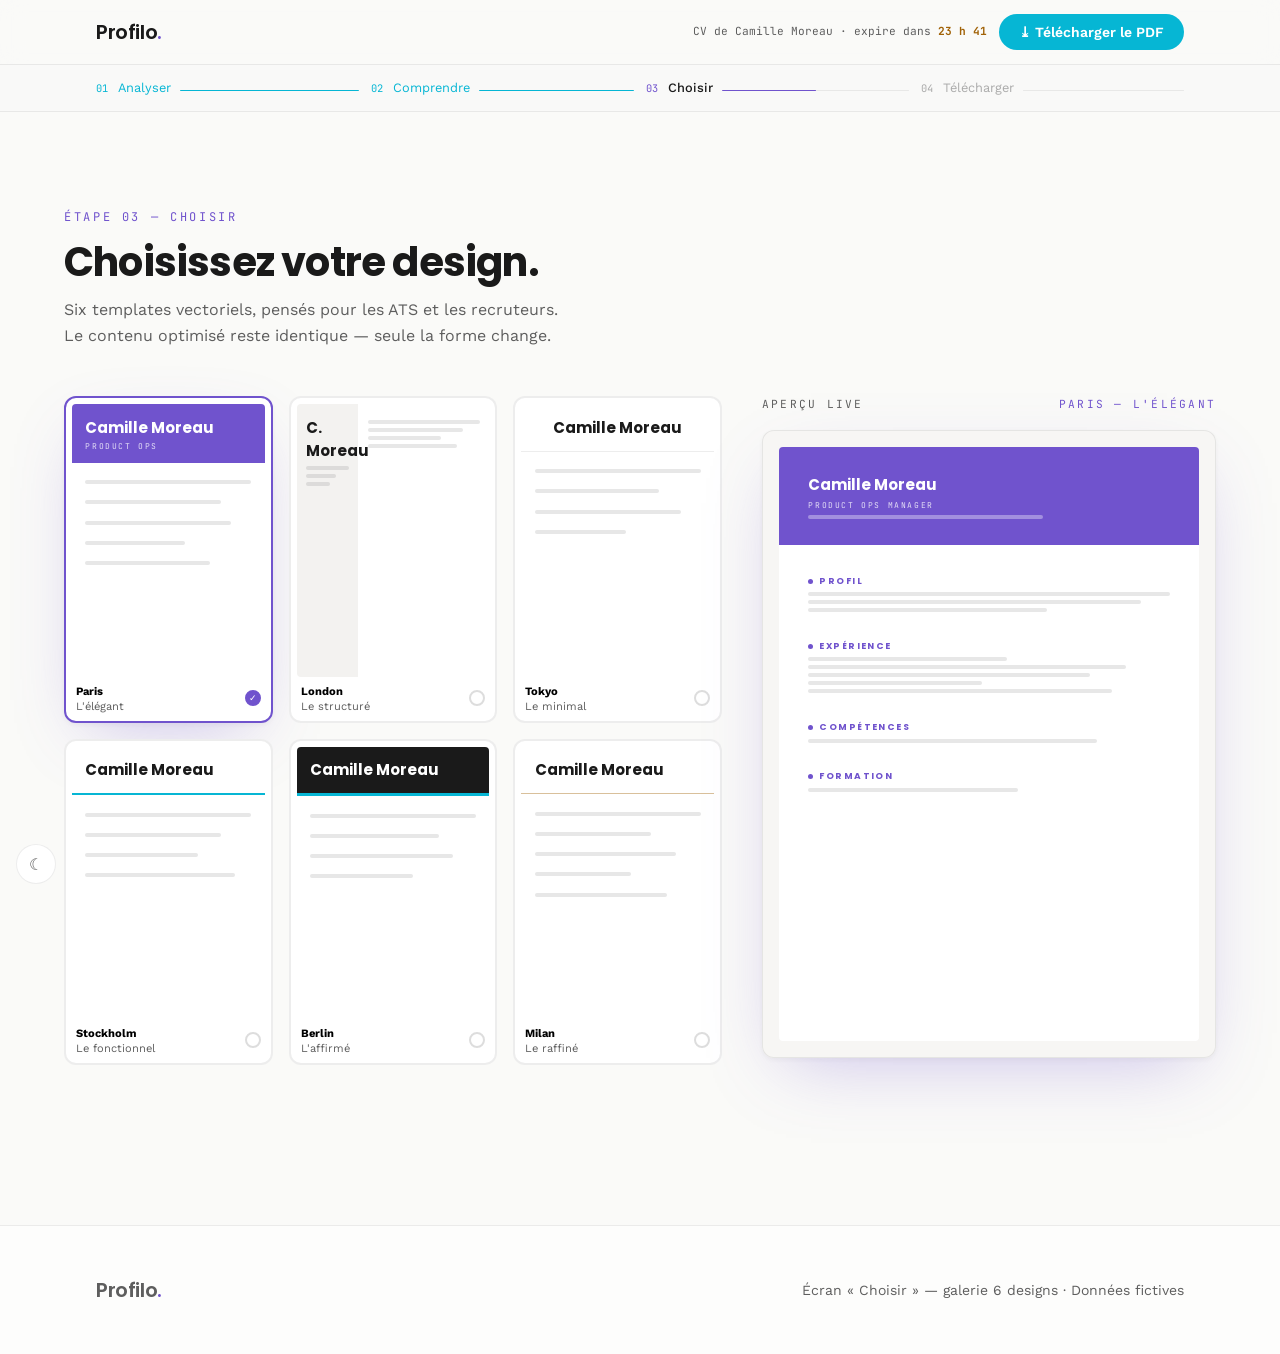
<file: mockups/cv.html>
<!DOCTYPE html>
<html lang="fr">
<head>
  <meta charset="utf-8" />
  <meta name="viewport" content="width=device-width, initial-scale=1" />
  <title>Choisissez votre design · Profilo</title>
  <link href="https://fonts.googleapis.com/css2?family=Poppins:wght@400;500;600;700&family=Work+Sans:wght@300;400;500;600&family=JetBrains+Mono:wght@400;500;700&display=swap" rel="stylesheet" />
  <link rel="stylesheet" href="styles.css" />
  <style>
    .cv-layout { display: grid; gap: 2.5rem; margin-top: 3rem; }
    @media (min-width: 1024px) { .cv-layout { grid-template-columns: 1fr auto; } .preview-col { position: sticky; top: 6rem; align-self: start; } }
    .preview-frame { box-shadow: var(--glow-strong); border: 1px solid var(--border); border-radius: 0.75rem; background: rgba(243,242,240,0.5); padding: 1rem; }
    .preview-frame .a4 { width: min(420px, 82vw); }
    #toast {
      position: fixed; top: 4.5rem; left: 50%; transform: translate(-50%, -20px); z-index: 90;
      background: #fff; border: 1px solid rgba(6,182,212,0.4); border-radius: 0.75rem; box-shadow: var(--glow-strong);
      padding: 0.9rem 1.25rem; font-size: 0.875rem; opacity: 0; pointer-events: none;
      transition: opacity 0.3s ease, transform 0.3s ease; max-width: 90vw;
    }
    #toast.show { opacity: 1; transform: translate(-50%, 0); }
  </style>
</head>
<body>

  <header class="site-header">
    <div class="wrap">
      <a class="logo" href="ats.html">Profilo<span>.</span></a>
      <div class="header-actions">
        <span class="mono" style="font-size:0.7rem;color:var(--mute);display:none" id="expiry">CV de Camille Moreau · expire dans <b style="color:var(--amber)">23 h 41</b></span>
        <button class="btn btn-primary btn-sm" onclick="download()" data-testid="download-pdf-button">⤓ Télécharger le PDF</button>
      </div>
    </div>
  </header>

  <nav class="journey" data-testid="journey-progress" aria-label="Progression">
    <div class="wrap">
      <ol>
        <li class="done"><span class="n">01</span><span class="lbl">Analyser</span><span class="bar"><i></i></span></li>
        <li class="done"><span class="n">02</span><span class="lbl">Comprendre</span><span class="bar"><i></i></span></li>
        <li class="active"><span class="n">03</span><span class="lbl">Choisir</span><span class="bar"><i></i></span></li>
        <li><span class="n">04</span><span class="lbl">Télécharger</span><span class="bar"><i></i></span></li>
      </ol>
    </div>
  </nav>

  <main class="wrap section">
    <p class="eyebrow reveal">Étape 03 — Choisir</p>
    <h1 class="reveal d1" style="font-size:clamp(1.75rem,4vw,2.5rem);font-weight:700;margin-top:0.75rem">Choisissez votre design.</h1>
    <p class="sub reveal d2">Six templates vectoriels, pensés pour les ATS et les recruteurs. Le contenu optimisé reste identique — seule la forme change.</p>

    <div class="cv-layout">
      <div class="gallery grid-lg reveal d2" role="radiogroup" aria-label="Designs de CV">
        <button class="tpl-card" aria-pressed="true" data-tpl="paris" data-testid="cv-template-paris"><div class="a4 tpl-paris"><div class="doc-header"><p class="doc-name">Camille Moreau</p><p class="doc-role">Product Ops</p></div><div class="pad"><span class="bar"></span><span class="bar" style="width:82%"></span><span class="bar" style="width:88%"></span><span class="bar" style="width:60%"></span><span class="bar" style="width:75%"></span></div></div><div class="meta"><span><b>Paris</b><br><small style="color:var(--mute)">L'élégant</small></span><span class="check">✓</span></div></button>
        <button class="tpl-card" aria-pressed="false" data-tpl="london" data-testid="cv-template-london"><div class="a4 tpl-london"><div class="side"><div class="doc-header"><p class="doc-name">C. Moreau</p></div><span class="bar"></span><span class="bar" style="width:70%"></span><span class="bar" style="width:55%"></span></div><div class="main"><span class="bar"></span><span class="bar" style="width:85%"></span><span class="bar" style="width:65%"></span><span class="bar" style="width:80%"></span></div></div><div class="meta"><span><b>London</b><br><small style="color:var(--mute)">Le structuré</small></span><span class="check">✓</span></div></button>
        <button class="tpl-card" aria-pressed="false" data-tpl="tokyo" data-testid="cv-template-tokyo"><div class="a4 tpl-tokyo"><div class="doc-header"><p class="doc-name">Camille Moreau</p></div><div class="pad"><span class="bar"></span><span class="bar" style="width:75%"></span><span class="bar" style="width:88%"></span><span class="bar" style="width:55%"></span></div></div><div class="meta"><span><b>Tokyo</b><br><small style="color:var(--mute)">Le minimal</small></span><span class="check">✓</span></div></button>
        <button class="tpl-card" aria-pressed="false" data-tpl="stockholm" data-testid="cv-template-stockholm"><div class="a4 tpl-stockholm"><div class="doc-header"><p class="doc-name">Camille Moreau</p></div><div class="pad"><span class="bar"></span><span class="bar" style="width:82%"></span><span class="bar" style="width:68%"></span><span class="bar" style="width:90%"></span></div></div><div class="meta"><span><b>Stockholm</b><br><small style="color:var(--mute)">Le fonctionnel</small></span><span class="check">✓</span></div></button>
        <button class="tpl-card" aria-pressed="false" data-tpl="berlin" data-testid="cv-template-berlin"><div class="a4 tpl-berlin"><div class="doc-header"><p class="doc-name">Camille Moreau</p></div><div class="stripe"></div><div class="pad"><span class="bar"></span><span class="bar" style="width:78%"></span><span class="bar" style="width:86%"></span><span class="bar" style="width:62%"></span></div></div><div class="meta"><span><b>Berlin</b><br><small style="color:var(--mute)">L'affirmé</small></span><span class="check">✓</span></div></button>
        <button class="tpl-card" aria-pressed="false" data-tpl="milan" data-testid="cv-template-milan"><div class="a4 tpl-milan"><div class="doc-header"><p class="doc-name">Camille Moreau</p></div><div class="pad"><span class="bar"></span><span class="bar" style="width:70%"></span><span class="bar" style="width:85%"></span><span class="bar" style="width:58%"></span><span class="bar" style="width:80%"></span></div></div><div class="meta"><span><b>Milan</b><br><small style="color:var(--mute)">Le raffiné</small></span><span class="check">✓</span></div></button>
      </div>

      <div class="preview-col reveal d3" data-testid="cv-live-preview">
        <p class="mono" style="display:flex;justify-content:space-between;font-size:0.7rem;text-transform:uppercase;letter-spacing:0.2em;color:var(--mute);margin-bottom:1rem">
          <span>Aperçu live</span><span id="preview-label" style="color:var(--violet)">Paris — L'élégant</span>
        </p>
        <div class="preview-frame">
          <div class="a4 tpl-paris" id="live-doc">
            <div class="doc-header"><p class="doc-name">Camille Moreau</p><p class="doc-role">Product Ops Manager</p><span class="bar light" style="width:65%"></span></div>
            <div class="pad">
              <div><div class="doc-sec"><i></i><b>Profil</b></div><span class="bar"></span><span class="bar" style="width:92%"></span><span class="bar" style="width:66%"></span></div>
              <div><div class="doc-sec"><i></i><b>Expérience</b></div><span class="bar" style="width:55%"></span><span class="bar" style="width:88%"></span><span class="bar" style="width:78%"></span><span class="bar" style="width:48%"></span><span class="bar" style="width:84%"></span></div>
              <div><div class="doc-sec"><i></i><b>Compétences</b></div><span class="bar" style="width:80%"></span></div>
              <div><div class="doc-sec"><i></i><b>Formation</b></div><span class="bar" style="width:58%"></span></div>
            </div>
          </div>
        </div>
      </div>
    </div>
  </main>

  <div id="toast" role="status">✓ Votre CV est prêt. Gardez ce lien : il reste disponible 24 h.</div>

  <footer class="footer">
    <div class="wrap">
      <a class="logo" href="ats.html">Profilo<span>.</span></a>
      <p>Écran « Choisir » — galerie 6 designs · Données fictives</p>
    </div>
  </footer>

  <script>
    var labels = { paris: "Paris — L'élégant", london: "London — Le structuré", tokyo: "Tokyo — Le minimal", stockholm: "Stockholm — Le fonctionnel", berlin: "Berlin — L'affirmé", milan: "Milan — Le raffiné" };
    var doc = document.getElementById('live-doc');
    document.querySelectorAll('.tpl-card').forEach(function (card) {
      card.addEventListener('click', function () {
        document.querySelectorAll('.tpl-card').forEach(function (c) { c.setAttribute('aria-pressed', 'false'); });
        card.setAttribute('aria-pressed', 'true');
        var tpl = card.getAttribute('data-tpl');
        doc.className = 'a4 tpl-' + tpl;
        document.getElementById('preview-label').textContent = labels[tpl];
      });
    });
    function download() {
      var t = document.getElementById('toast');
      t.classList.add('show');
      setTimeout(function () { t.classList.remove('show'); }, 4000);
    }
    if (window.innerWidth >= 768) { document.getElementById('expiry').style.display = 'inline'; }
  </script>
  <button class="theme-toggle" id="theme-toggle" aria-label="Changer de thème" data-testid="theme-toggle">☾</button>
  <script>
    (function(){var b=document.getElementById('theme-toggle');function apply(t){document.documentElement.setAttribute('data-theme',t);localStorage.setItem('profilo-theme',t);b.textContent=t==='dark'?'☀':'☾';}apply(localStorage.getItem('profilo-theme')||'light');b.addEventListener('click',function(){apply(document.documentElement.getAttribute('data-theme')==='dark'?'light':'dark');});})();
  </script>
</body>
</html>
</file>
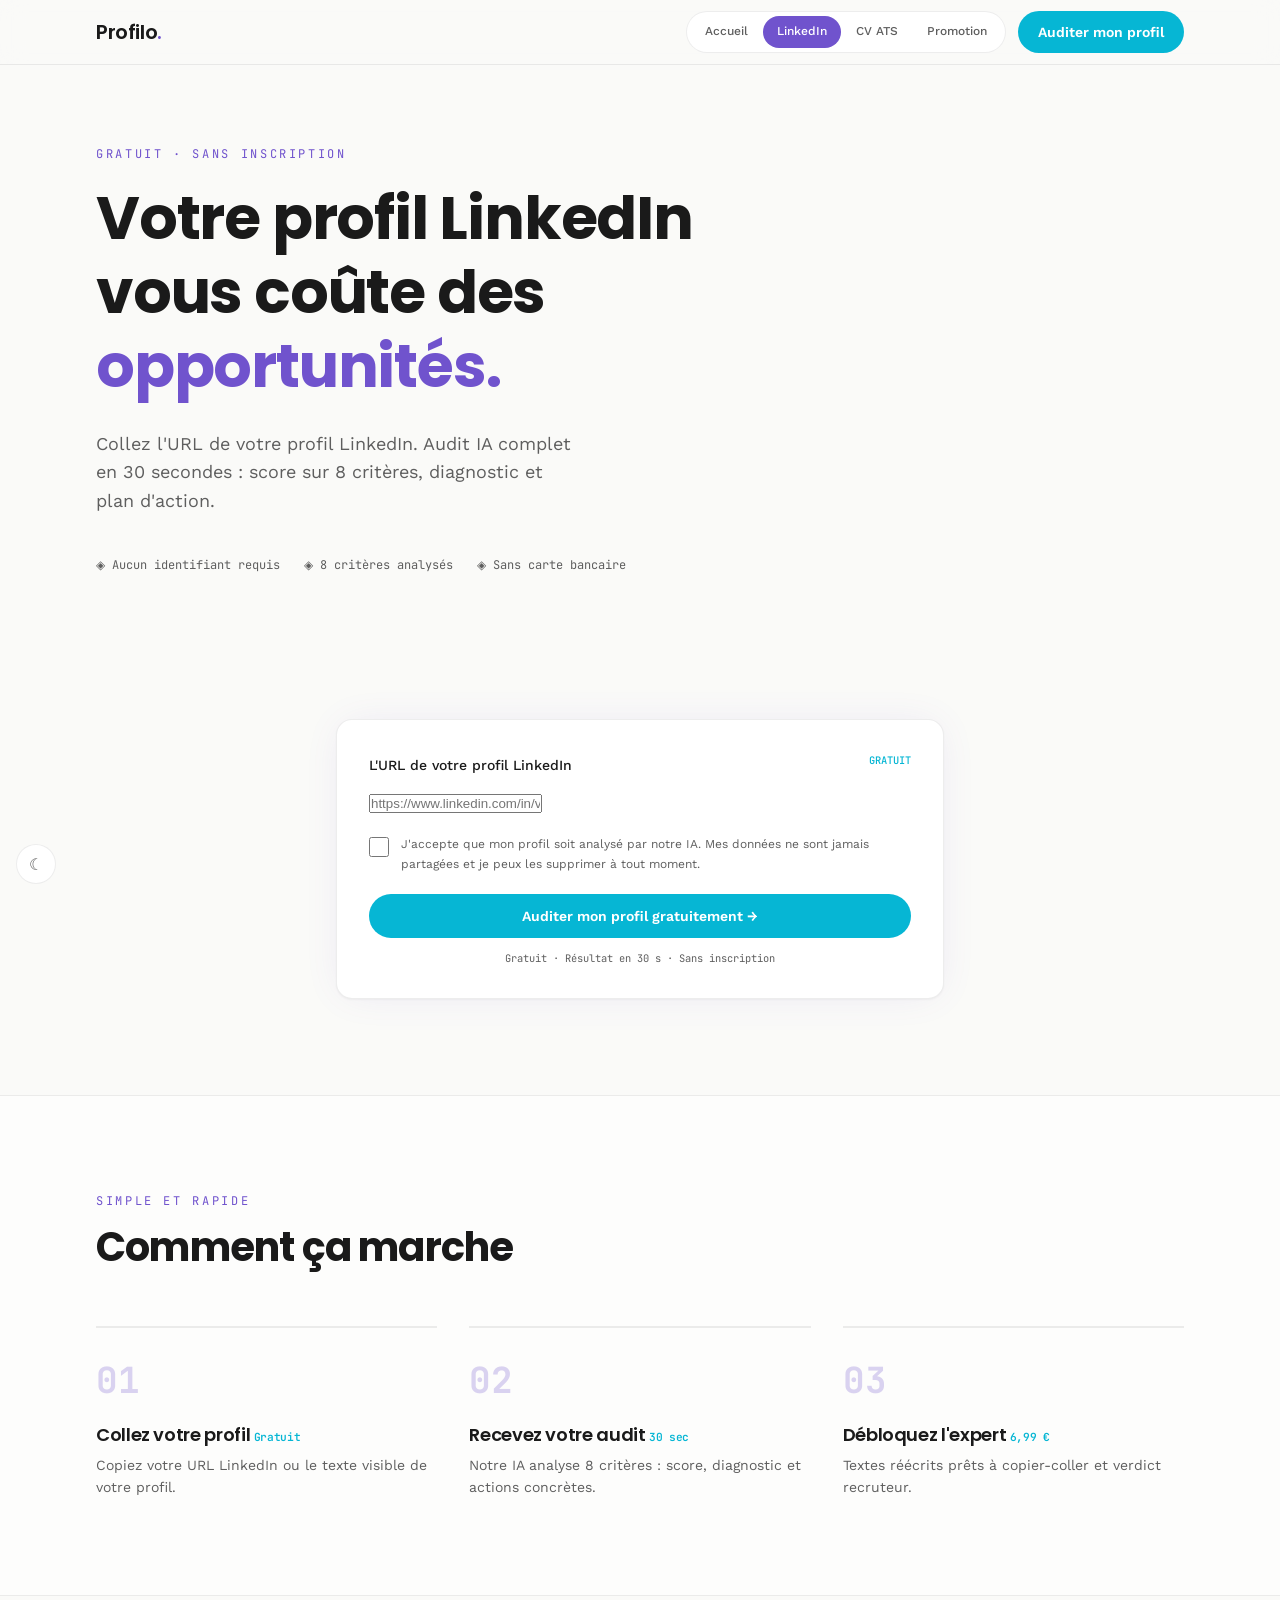
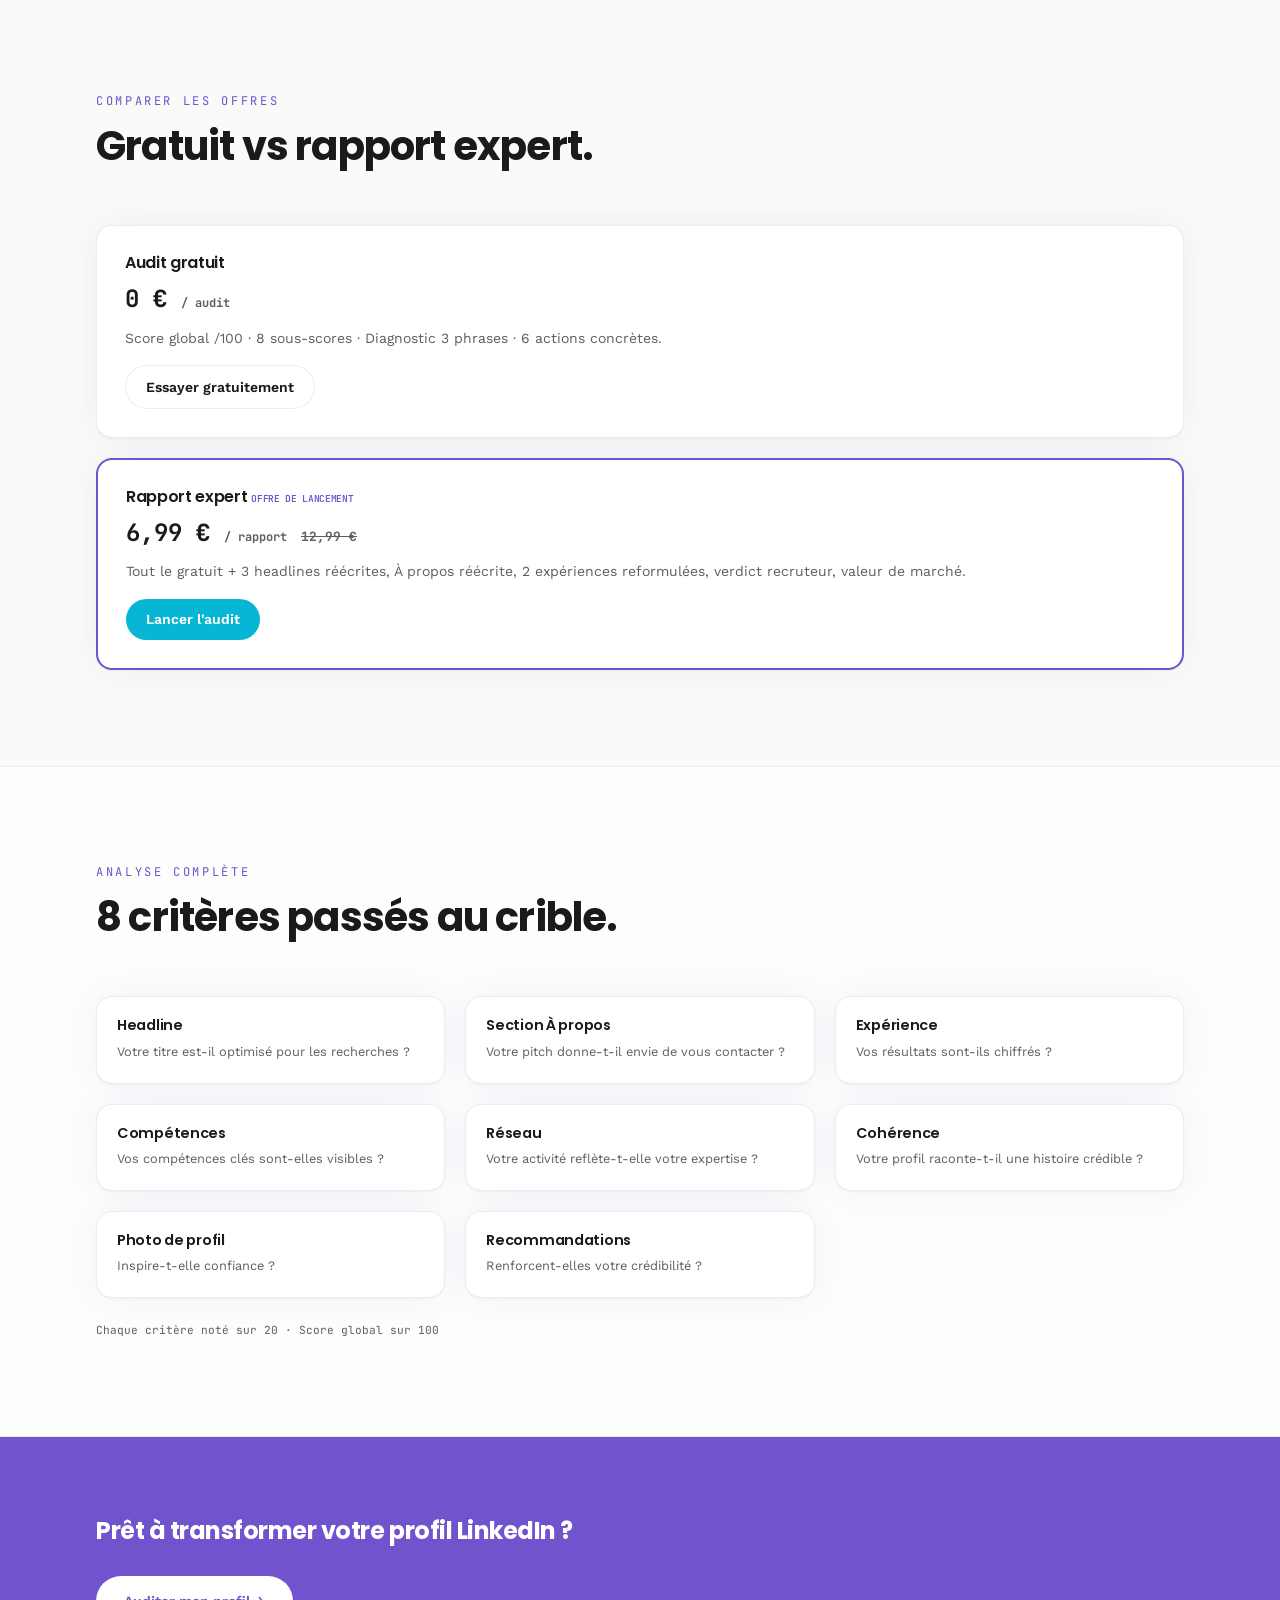
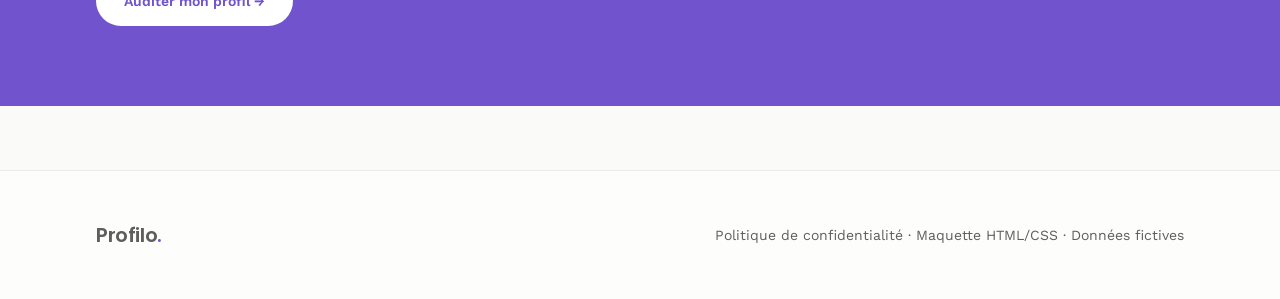
<file: mockups/linkedin.html>
<!DOCTYPE html>
<html lang="fr">
<head>
  <meta charset="utf-8" />
  <meta name="viewport" content="width=device-width, initial-scale=1" />
  <title>Audit LinkedIn — Votre profil vous coûte-t-il des opportunités ? · Profilo</title>
  <link href="https://fonts.googleapis.com/css2?family=Poppins:wght@400;500;600;700&family=Work+Sans:wght@300;400;500;600&family=JetBrains+Mono:wght@400;500;700&display=swap" rel="stylesheet" />
  <link rel="stylesheet" href="styles.css" />
</head>
<body>

  <header class="site-header">
    <div class="wrap">
      <a class="logo" href="index.html">Profilo<span>.</span></a>
      <div class="header-actions">
        <nav class="direction-toggle">
          <a href="index.html">Accueil</a>
          <a href="linkedin.html" class="on">LinkedIn</a>
          <a href="ats.html">CV ATS</a>
          <a href="bundle.html">Promotion</a>
        </nav>
        <a class="btn btn-primary btn-sm" href="#audit" data-testid="header-cta">Auditer mon profil</a>
      </div>
    </div>
  </header>

  <main>
    <section class="hero">
      <div class="wrap">
        <p class="eyebrow">Gratuit · Sans inscription</p>
        <h1>
          <span class="mask"><span>Votre profil LinkedIn</span></span>
          <span class="mask"><span>vous coûte des</span></span>
          <span class="mask"><span><span class="v">opportunités.</span></span></span>
        </h1>
        <p class="lead">Collez l'URL de votre profil LinkedIn. Audit IA complet en 30 secondes : score sur 8 critères, diagnostic et plan d'action.</p>
        <div class="trust">
          <span>◈ Aucun identifiant requis</span>
          <span>◈ 8 critères analysés</span>
          <span>◈ Sans carte bancaire</span>
        </div>
      </div>
    </section>

    <section class="section" id="audit" style="padding-top:3rem">
      <div class="wrap" style="max-width:42rem">
        <form class="card" style="padding:2rem" action="audit-linkedin.html" data-testid="linkedin-form">
          <label style="font-size:0.875rem;font-weight:500" for="li-url">L'URL de votre profil LinkedIn <span class="mono" style="float:right;font-size:0.65rem;color:var(--cyan);text-transform:uppercase">Gratuit</span></label>
          <div class="field" style="margin-top:0.75rem">
            <input id="li-url" type="url" placeholder="https://www.linkedin.com/in/votre-profil" data-testid="linkedin-url-input" />
          </div>
          <label class="consent">
            <input type="checkbox" required data-testid="linkedin-consent-checkbox" />
            <span>J'accepte que mon profil soit analysé par notre IA. Mes données ne sont jamais partagées et je peux les supprimer à tout moment.</span>
          </label>
          <button class="btn btn-primary" type="submit" style="width:100%;justify-content:center;margin-top:1.25rem" data-testid="linkedin-submit-button">Auditer mon profil gratuitement →</button>
          <p class="mono" style="text-align:center;font-size:0.65rem;color:var(--mute);margin-top:0.75rem">Gratuit · Résultat en 30 s · Sans inscription</p>
        </form>
      </div>
    </section>

    <section class="section band">
      <div class="wrap">
        <p class="eyebrow">Simple et rapide</p>
        <h2>Comment ça marche</h2>
        <div class="steps">
          <div class="step"><span class="num">01</span><h3>Collez votre profil <span class="mono" style="font-size:0.7rem;color:var(--cyan)">Gratuit</span></h3><p>Copiez votre URL LinkedIn ou le texte visible de votre profil.</p></div>
          <div class="step"><span class="num">02</span><h3>Recevez votre audit <span class="mono" style="font-size:0.7rem;color:var(--cyan)">30 sec</span></h3><p>Notre IA analyse 8 critères : score, diagnostic et actions concrètes.</p></div>
          <div class="step"><span class="num">03</span><h3>Débloquez l'expert <span class="mono" style="font-size:0.7rem;color:var(--cyan)">6,99 €</span></h3><p>Textes réécrits prêts à copier-coller et verdict recruteur.</p></div>
        </div>
      </div>
    </section>

    <section class="section">
      <div class="wrap">
        <p class="eyebrow">Comparer les offres</p>
        <h2>Gratuit vs rapport expert.</h2>
        <div class="features" style="grid-template-columns:1fr">
          <div class="card feature">
            <h3 style="margin-top:0">Audit gratuit</h3>
            <p class="mono" style="font-size:1.5rem;font-weight:700;color:var(--ink);margin-top:0.5rem">0 € <span style="font-size:0.75rem;color:var(--mute)">/ audit</span></p>
            <p>Score global /100 · 8 sous-scores · Diagnostic 3 phrases · 6 actions concrètes.</p>
            <a class="btn btn-ghost btn-sm" href="#audit" style="margin-top:1rem" data-testid="pricing-free-cta">Essayer gratuitement</a>
          </div>
          <div class="card feature" style="border:2px solid var(--violet)">
            <h3 style="margin-top:0">Rapport expert <span class="mono" style="font-size:0.6rem;color:var(--violet);text-transform:uppercase">Offre de lancement</span></h3>
            <p class="mono" style="font-size:1.5rem;font-weight:700;color:var(--ink);margin-top:0.5rem">6,99 € <span style="font-size:0.75rem;color:var(--mute)">/ rapport</span> <s style="font-size:0.8rem;color:var(--mute)">12,99 €</s></p>
            <p>Tout le gratuit + 3 headlines réécrites, À propos réécrite, 2 expériences reformulées, verdict recruteur, valeur de marché.</p>
            <a class="btn btn-primary btn-sm" href="#audit" style="margin-top:1rem" data-testid="pricing-expert-cta">Lancer l'audit</a>
          </div>
        </div>
      </div>
    </section>

    <section class="section band">
      <div class="wrap">
        <p class="eyebrow">Analyse complète</p>
        <h2>8 critères passés au crible.</h2>
        <div class="features">
          <div class="card feature" style="padding:1.25rem"><h3 style="margin:0;font-size:0.9rem">Headline</h3><p style="font-size:0.8rem">Votre titre est-il optimisé pour les recherches ?</p></div>
          <div class="card feature" style="padding:1.25rem"><h3 style="margin:0;font-size:0.9rem">Section À propos</h3><p style="font-size:0.8rem">Votre pitch donne-t-il envie de vous contacter ?</p></div>
          <div class="card feature" style="padding:1.25rem"><h3 style="margin:0;font-size:0.9rem">Expérience</h3><p style="font-size:0.8rem">Vos résultats sont-ils chiffrés ?</p></div>
          <div class="card feature" style="padding:1.25rem"><h3 style="margin:0;font-size:0.9rem">Compétences</h3><p style="font-size:0.8rem">Vos compétences clés sont-elles visibles ?</p></div>
          <div class="card feature" style="padding:1.25rem"><h3 style="margin:0;font-size:0.9rem">Réseau</h3><p style="font-size:0.8rem">Votre activité reflète-t-elle votre expertise ?</p></div>
          <div class="card feature" style="padding:1.25rem"><h3 style="margin:0;font-size:0.9rem">Cohérence</h3><p style="font-size:0.8rem">Votre profil raconte-t-il une histoire crédible ?</p></div>
          <div class="card feature" style="padding:1.25rem"><h3 style="margin:0;font-size:0.9rem">Photo de profil</h3><p style="font-size:0.8rem">Inspire-t-elle confiance ?</p></div>
          <div class="card feature" style="padding:1.25rem"><h3 style="margin:0;font-size:0.9rem">Recommandations</h3><p style="font-size:0.8rem">Renforcent-elles votre crédibilité ?</p></div>
        </div>
        <p class="mono" style="margin-top:1.5rem;font-size:0.7rem;color:var(--mute)">Chaque critère noté sur 20 · Score global sur 100</p>
      </div>
    </section>

    <section style="background:var(--violet);padding:5rem 0">
      <div class="wrap">
        <h2 style="color:#fff;max-width:42rem">Prêt à transformer votre profil LinkedIn ?</h2>
        <a class="btn" href="#audit" style="background:#fff;color:var(--violet);margin-top:2rem" data-testid="linkedin-final-cta">Auditer mon profil →</a>
      </div>
    </section>
  </main>

  <footer class="footer">
    <div class="wrap">
      <a class="logo" href="index.html">Profilo<span>.</span></a>
      <p><a href="politique-confidentialite.html" style="color:var(--mute)">Politique de confidentialité</a> · Maquette HTML/CSS · Données fictives</p>
    </div>
  </footer>

  <button class="theme-toggle" id="theme-toggle" aria-label="Changer de thème" data-testid="theme-toggle">☾</button>
  <script>
    (function(){var b=document.getElementById('theme-toggle');function apply(t){document.documentElement.setAttribute('data-theme',t);localStorage.setItem('profilo-theme',t);b.textContent=t==='dark'?'☀':'☾';}apply(localStorage.getItem('profilo-theme')||'light');b.addEventListener('click',function(){apply(document.documentElement.getAttribute('data-theme')==='dark'?'light':'dark');});})();
  </script>
</body>
</html>
</file>
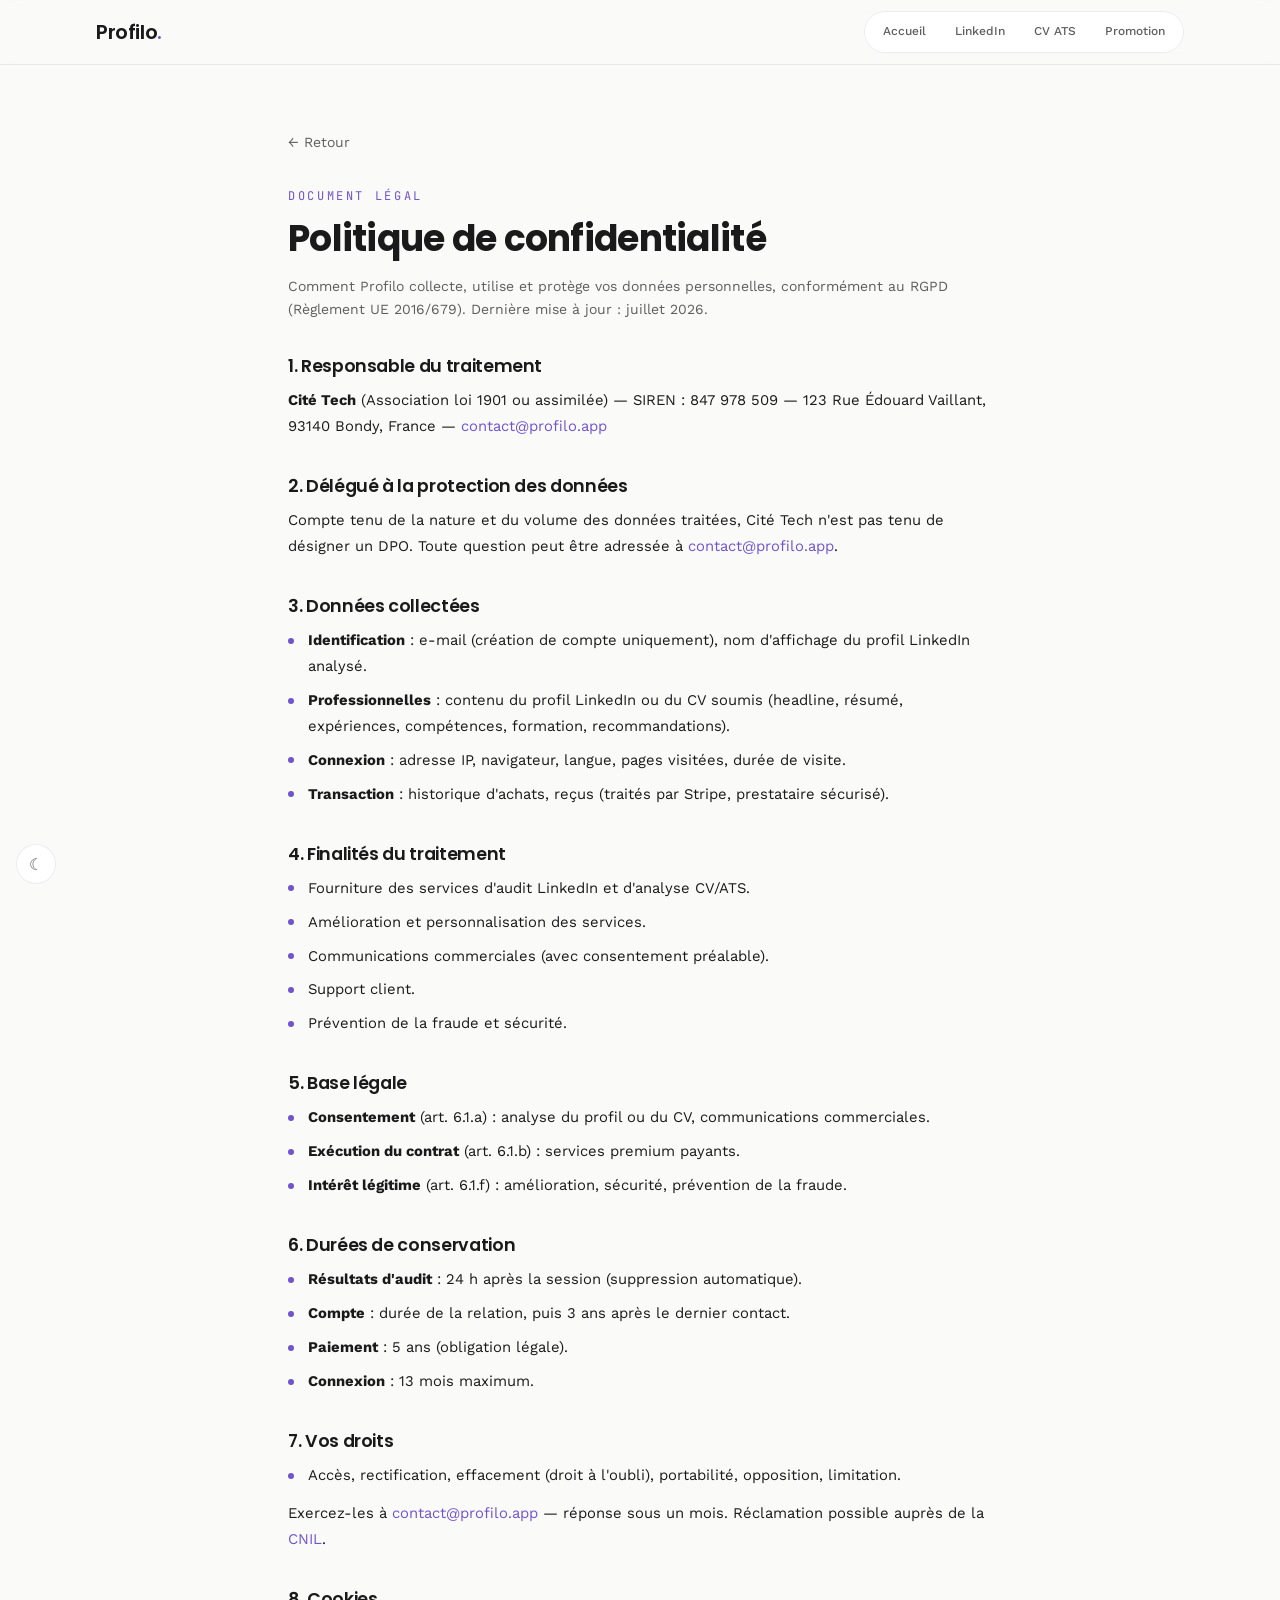
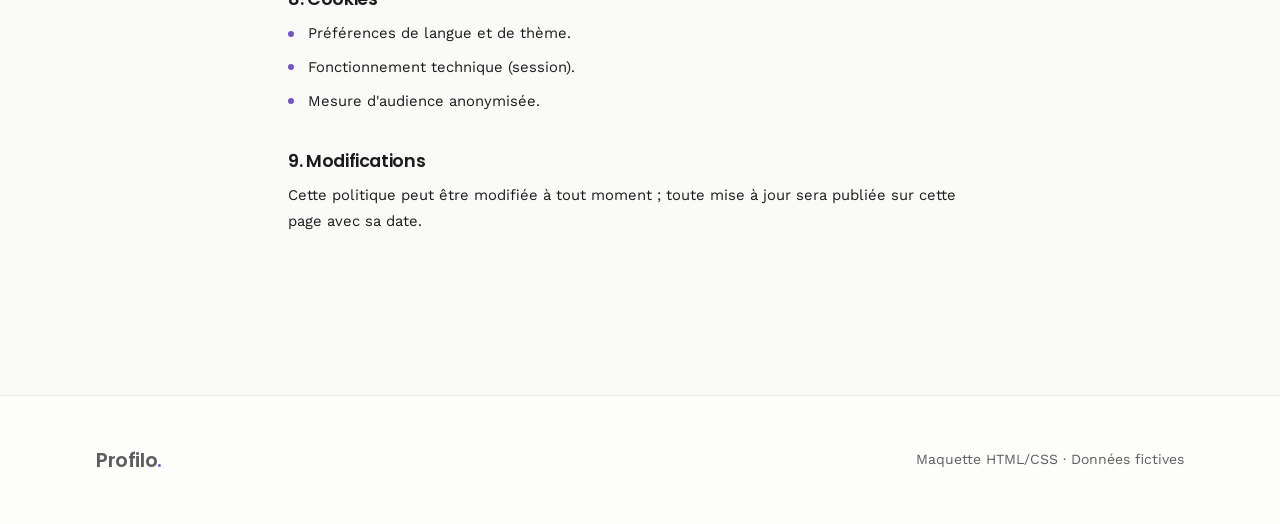
<file: mockups/politique-confidentialite.html>
<!DOCTYPE html>
<html lang="fr">
<head>
  <meta charset="utf-8" />
  <meta name="viewport" content="width=device-width, initial-scale=1" />
  <title>Politique de confidentialité · Profilo</title>
  <link href="https://fonts.googleapis.com/css2?family=Poppins:wght@400;500;600;700&family=Work+Sans:wght@300;400;500;600&family=JetBrains+Mono:wght@400;500;700&display=swap" rel="stylesheet" />
  <link rel="stylesheet" href="styles.css" />
  <style>
    .legal-doc h2 { font-family: var(--font-heading); font-weight: 600; font-size: 1.1rem; margin-top: 2.25rem; }
    .legal-doc p, .legal-doc ul { margin-top: 0.75rem; font-size: 0.925rem; line-height: 1.75; }
    .legal-doc ul { list-style: none; display: grid; gap: 0.5rem; }
    .legal-doc li { padding-left: 1.25rem; position: relative; }
    .legal-doc li::before { content: ""; position: absolute; left: 0; top: 0.65em; width: 6px; height: 6px; border-radius: 999px; background: var(--violet); }
    .legal-doc a { color: var(--violet); }
  </style>
</head>
<body>

  <header class="site-header">
    <div class="wrap">
      <a class="logo" href="index.html">Profilo<span>.</span></a>
      <div class="header-actions">
        <nav class="direction-toggle">
          <a href="index.html">Accueil</a>
          <a href="linkedin.html">LinkedIn</a>
          <a href="ats.html">CV ATS</a>
          <a href="bundle.html">Promotion</a>
        </nav>
      </div>
    </div>
  </header>

  <main class="wrap" style="max-width:48rem;padding-top:4rem;padding-bottom:6rem">
    <a href="index.html" style="font-size:0.875rem;color:var(--mute)" data-testid="legal-back-link">← Retour</a>
    <p class="eyebrow" style="margin-top:2rem">Document légal</p>
    <h1 style="font-size:2.25rem;font-weight:700;margin-top:0.75rem">Politique de confidentialité</h1>
    <p style="margin-top:1rem;font-size:0.875rem;color:var(--mute)">Comment Profilo collecte, utilise et protège vos données personnelles, conformément au RGPD (Règlement UE 2016/679). Dernière mise à jour : juillet 2026.</p>

    <article class="legal-doc" data-testid="legal-content">
      <h2>1. Responsable du traitement</h2>
      <p><strong>Cité Tech</strong> (Association loi 1901 ou assimilée) — SIREN : 847 978 509 — 123 Rue Édouard Vaillant, 93140 Bondy, France — <a href="mailto:contact@profilo.app">contact@profilo.app</a></p>

      <h2>2. Délégué à la protection des données</h2>
      <p>Compte tenu de la nature et du volume des données traitées, Cité Tech n'est pas tenu de désigner un DPO. Toute question peut être adressée à <a href="mailto:contact@profilo.app">contact@profilo.app</a>.</p>

      <h2>3. Données collectées</h2>
      <ul>
        <li><strong>Identification</strong> : e-mail (création de compte uniquement), nom d'affichage du profil LinkedIn analysé.</li>
        <li><strong>Professionnelles</strong> : contenu du profil LinkedIn ou du CV soumis (headline, résumé, expériences, compétences, formation, recommandations).</li>
        <li><strong>Connexion</strong> : adresse IP, navigateur, langue, pages visitées, durée de visite.</li>
        <li><strong>Transaction</strong> : historique d'achats, reçus (traités par Stripe, prestataire sécurisé).</li>
      </ul>

      <h2>4. Finalités du traitement</h2>
      <ul>
        <li>Fourniture des services d'audit LinkedIn et d'analyse CV/ATS.</li>
        <li>Amélioration et personnalisation des services.</li>
        <li>Communications commerciales (avec consentement préalable).</li>
        <li>Support client.</li>
        <li>Prévention de la fraude et sécurité.</li>
      </ul>

      <h2>5. Base légale</h2>
      <ul>
        <li><strong>Consentement</strong> (art. 6.1.a) : analyse du profil ou du CV, communications commerciales.</li>
        <li><strong>Exécution du contrat</strong> (art. 6.1.b) : services premium payants.</li>
        <li><strong>Intérêt légitime</strong> (art. 6.1.f) : amélioration, sécurité, prévention de la fraude.</li>
      </ul>

      <h2>6. Durées de conservation</h2>
      <ul>
        <li><strong>Résultats d'audit</strong> : 24 h après la session (suppression automatique).</li>
        <li><strong>Compte</strong> : durée de la relation, puis 3 ans après le dernier contact.</li>
        <li><strong>Paiement</strong> : 5 ans (obligation légale).</li>
        <li><strong>Connexion</strong> : 13 mois maximum.</li>
      </ul>

      <h2>7. Vos droits</h2>
      <ul>
        <li>Accès, rectification, effacement (droit à l'oubli), portabilité, opposition, limitation.</li>
      </ul>
      <p>Exercez-les à <a href="mailto:contact@profilo.app">contact@profilo.app</a> — réponse sous un mois. Réclamation possible auprès de la <a href="https://www.cnil.fr">CNIL</a>.</p>

      <h2>8. Cookies</h2>
      <ul>
        <li>Préférences de langue et de thème.</li>
        <li>Fonctionnement technique (session).</li>
        <li>Mesure d'audience anonymisée.</li>
      </ul>

      <h2>9. Modifications</h2>
      <p>Cette politique peut être modifiée à tout moment ; toute mise à jour sera publiée sur cette page avec sa date.</p>
    </article>
  </main>

  <footer class="footer">
    <div class="wrap">
      <a class="logo" href="index.html">Profilo<span>.</span></a>
      <p>Maquette HTML/CSS · Données fictives</p>
    </div>
  </footer>

  <button class="theme-toggle" id="theme-toggle" aria-label="Changer de thème" data-testid="theme-toggle">☾</button>
  <script>
    (function(){var b=document.getElementById('theme-toggle');function apply(t){document.documentElement.setAttribute('data-theme',t);localStorage.setItem('profilo-theme',t);b.textContent=t==='dark'?'☀':'☾';}apply(localStorage.getItem('profilo-theme')||'light');b.addEventListener('click',function(){apply(document.documentElement.getAttribute('data-theme')==='dark'?'light':'dark');});})();
  </script>
</body>
</html>
</file>
<file: mockups/styles.css>
/* ==========================================================================
   Profilo — Maquettes parcours ATS (redesign)
   Design tokens repris du design system existant (§6 du brief)
   ========================================================================== */

:root {
  --cream: #FAFAF8;
  --sand: #F3F2F0;
  --ink: #1A1A1A;
  --mute: #5E5E5E;
  --violet: #7053cd;
  --cyan: #06b6d4;
  --amber: #a16207;
  --border: rgba(26, 26, 26, 0.08);
  --glow: 0 0 40px -10px rgba(112, 83, 205, 0.14), 0 1px 2px rgba(26, 26, 26, 0.04);
  --glow-strong: 0 24px 70px -24px rgba(112, 83, 205, 0.35), 0 2px 6px rgba(26, 26, 26, 0.05);
  --font-heading: 'Poppins', sans-serif;
  --font-body: 'Work Sans', sans-serif;
  --font-mono: 'JetBrains Mono', monospace;
}

*, *::before, *::after { box-sizing: border-box; margin: 0; padding: 0; }

html { scroll-behavior: smooth; }

body {
  background: var(--cream);
  color: var(--ink);
  font-family: var(--font-body);
  font-size: 16px;
  line-height: 1.6;
  -webkit-font-smoothing: antialiased;
}

::selection { background: rgba(112, 83, 205, 0.18); }

h1, h2, h3 { font-family: var(--font-heading); letter-spacing: -0.02em; line-height: 1.15; }

a { color: inherit; text-decoration: none; }

.wrap { max-width: 72rem; margin: 0 auto; padding-left: 1.25rem; padding-right: 1.25rem; }
@media (min-width: 768px) { .wrap { padding-left: 2rem; padding-right: 2rem; } }

.eyebrow {
  font-family: var(--font-mono);
  font-size: 0.75rem;
  text-transform: uppercase;
  letter-spacing: 0.22em;
  color: var(--violet);
}

.mono { font-family: var(--font-mono); }

/* ---------- Header ---------- */
.site-header {
  position: sticky; top: 0; z-index: 50;
  background: rgba(250, 250, 248, 0.85);
  backdrop-filter: blur(12px);
  border-bottom: 1px solid var(--border);
}
.site-header .wrap { display: flex; align-items: center; justify-content: space-between; height: 4rem; }
.logo { font-family: var(--font-heading); font-size: 1.25rem; font-weight: 600; letter-spacing: -0.02em; }
.logo span { color: var(--violet); }
.header-actions { display: flex; align-items: center; gap: 0.75rem; }

/* ---------- Buttons ---------- */
.btn {
  display: inline-flex; align-items: center; gap: 0.5rem;
  border: 0; cursor: pointer; border-radius: 999px;
  font-family: var(--font-body); font-weight: 600; font-size: 0.875rem;
  padding: 0.875rem 1.75rem;
  transition: background-color 0.2s ease, transform 0.2s ease, color 0.2s ease, border-color 0.2s ease;
}
.btn-primary { background: var(--cyan); color: #fff; }
.btn-primary:hover { background: #09a5c0; transform: translateY(-2px); }
.btn-violet { background: var(--violet); color: #fff; }
.btn-violet:hover { background: #5f43b8; transform: translateY(-2px); }
.btn-ghost { background: #fff; border: 1px solid var(--border); color: var(--ink); }
.btn-ghost:hover { border-color: rgba(112, 83, 205, 0.4); color: var(--violet); }
.btn-sm { padding: 0.6rem 1.25rem; }

/* ---------- Journey progress (fil d'Ariane) ---------- */
.journey { border-bottom: 1px solid var(--border); background: rgba(250, 250, 248, 0.85); }
.journey ol { display: flex; align-items: center; gap: 0.75rem; list-style: none; padding: 0.8rem 0; }
.journey li { display: flex; align-items: center; gap: 0.6rem; flex: 1; }
.journey .n { font-family: var(--font-mono); font-size: 0.65rem; color: rgba(94, 94, 94, 0.5); }
.journey .lbl { font-size: 0.8rem; color: rgba(94, 94, 94, 0.5); white-space: nowrap; display: none; }
.journey .bar { flex: 1; height: 1px; background: var(--border); border-radius: 999px; overflow: hidden; }
.journey .bar i { display: block; height: 100%; width: 0; border-radius: 999px; }
.journey li.done .n, .journey li.done .lbl { color: var(--cyan); }
.journey li.done .bar i { width: 100%; background: var(--cyan); }
.journey li.active .n { color: var(--violet); }
.journey li.active .lbl { color: var(--ink); font-weight: 500; display: inline; }
.journey li.active .bar i { width: 50%; background: var(--violet); }
@media (min-width: 640px) { .journey .lbl { display: inline; } }

/* ---------- Cards ---------- */
.card { background: #fff; border: 1px solid var(--border); border-radius: 1rem; box-shadow: var(--glow); }

/* ---------- Hero (landing) ---------- */
.hero { padding: 5rem 0 6rem; }
.hero h1 { font-size: clamp(2.25rem, 6vw, 3.75rem); font-weight: 700; margin-top: 1.25rem; }
.hero h1 .v { color: var(--violet); }
.hero .mask { display: block; overflow: hidden; padding-bottom: 0.08em; }
.hero .mask > span { display: block; transform: translateY(110%); animation: lineUp 0.9s cubic-bezier(0.22, 1, 0.36, 1) forwards; }
.hero .mask:nth-child(2) > span { animation-delay: 0.12s; }
.hero .mask:nth-child(3) > span { animation-delay: 0.24s; }
@keyframes lineUp { to { transform: translateY(0); } }
.hero .lead { margin-top: 1.5rem; max-width: 30rem; color: var(--mute); font-size: 1.125rem; animation: fadeUp 0.8s 0.6s cubic-bezier(0.22,1,0.36,1) both; }
.hero .cta-row { margin-top: 2.25rem; display: flex; flex-wrap: wrap; gap: 1rem; animation: fadeUp 0.8s 0.75s cubic-bezier(0.22,1,0.36,1) both; }
.hero .trust { margin-top: 2.5rem; display: flex; flex-wrap: wrap; gap: 1.5rem; font-family: var(--font-mono); font-size: 0.75rem; color: var(--mute); animation: fadeUp 0.8s 0.95s both; }
@keyframes fadeUp { from { opacity: 0; transform: translateY(18px); } to { opacity: 1; transform: none; } }

/* ---------- Marquee ---------- */
.marquee { overflow: hidden; border-top: 1px solid var(--border); border-bottom: 1px solid var(--border); background: rgba(255,255,255,0.7); padding: 1rem 0; }
.marquee-track { display: flex; width: max-content; gap: 2.5rem; animation: marquee 48s linear infinite; }
.marquee-track:hover { animation-play-state: paused; }
.marquee-track span { white-space: nowrap; font-size: 0.875rem; color: var(--mute); display: flex; align-items: center; gap: 1rem; }
.marquee-track span::before { content: "✳"; color: var(--violet); }
@keyframes marquee { to { transform: translateX(-50%); } }

/* ---------- Sections ---------- */
.section { padding: 6rem 0; }
.section h2 { font-size: clamp(1.75rem, 4vw, 2.5rem); font-weight: 700; margin-top: 0.75rem; }
.section .sub { margin-top: 0.75rem; max-width: 32rem; color: var(--mute); }
.band { border-top: 1px solid var(--border); border-bottom: 1px solid var(--border); background: rgba(255,255,255,0.6); }

/* ---------- Form ---------- */
.form-grid { display: grid; gap: 2rem; margin-top: 2.5rem; padding: 1.5rem; }
@media (min-width: 768px) { .form-grid { padding: 2.5rem; } }
@media (min-width: 1024px) { .form-grid { grid-template-columns: 1fr 1fr; } }
.field label { display: block; font-size: 0.875rem; font-weight: 500; margin-bottom: 0.75rem; }
.field textarea, .field input[type="text"] {
  width: 100%; border: 1px solid rgba(26,26,26,0.1); border-radius: 0.75rem;
  background: rgba(250,250,248,0.6); padding: 1rem; font-family: var(--font-body); font-size: 0.875rem;
  color: var(--ink); outline: none; resize: none; transition: border-color 0.2s ease;
}
.field textarea:focus, .field input[type="text"]:focus { border-color: var(--violet); }
.upload-zone {
  height: 218px; display: flex; flex-direction: column; align-items: center; justify-content: center; gap: 0.75rem;
  border: 2px dashed rgba(112, 83, 205, 0.3); border-radius: 0.75rem; background: rgba(112, 83, 205, 0.03);
  text-align: center; cursor: pointer; transition: border-color 0.2s ease, background-color 0.2s ease;
}
.upload-zone:hover { border-color: rgba(112, 83, 205, 0.6); background: rgba(112, 83, 205, 0.06); }
.upload-zone .hint { font-family: var(--font-mono); font-size: 0.75rem; color: var(--mute); }
.consent { display: flex; gap: 0.75rem; align-items: flex-start; margin-top: 1.25rem; font-size: 0.75rem; color: var(--mute); }
.consent input { width: 20px; height: 20px; accent-color: var(--violet); border: 2px solid var(--violet); flex-shrink: 0; margin-top: 0.1rem; }

/* ---------- Steps ---------- */
.steps { display: grid; gap: 2.5rem; margin-top: 3.5rem; }
@media (min-width: 768px) { .steps { grid-template-columns: repeat(3, 1fr); gap: 2rem; } }
.step { border-top: 2px solid var(--border); padding-top: 1.5rem; transition: border-color 0.3s ease; }
.step:hover { border-color: var(--violet); }
.step .num { font-family: var(--font-mono); font-size: 2.25rem; font-weight: 700; color: rgba(112, 83, 205, 0.25); transition: color 0.3s ease; }
.step:hover .num { color: var(--violet); }
.step h3 { font-size: 1.125rem; font-weight: 600; margin-top: 1rem; }
.step p { margin-top: 0.5rem; font-size: 0.875rem; color: var(--mute); }

/* ---------- Features ---------- */
.features { display: grid; gap: 1.25rem; margin-top: 3.5rem; }
@media (min-width: 640px) { .features { grid-template-columns: repeat(2, 1fr); } }
@media (min-width: 1024px) { .features { grid-template-columns: repeat(3, 1fr); } }
.feature { padding: 1.75rem; transition: transform 0.3s ease, box-shadow 0.3s ease; }
.feature:hover { transform: translateY(-4px); box-shadow: var(--glow-strong); }
.feature h3 { font-size: 1rem; font-weight: 600; margin-top: 1.25rem; }
.feature p { margin-top: 0.5rem; font-size: 0.875rem; color: var(--mute); }
.feature .icon { width: 44px; height: 44px; border-radius: 0.75rem; background: rgba(112,83,205,0.1); display: flex; align-items: center; justify-content: center; color: var(--violet); font-size: 1.25rem; }

/* ---------- Score ring ---------- */
.ring-wrap { position: relative; display: inline-flex; align-items: center; justify-content: center; }
.ring-wrap svg { transform: rotate(-90deg); }
.ring-wrap .val { position: absolute; inset: 0; display: flex; flex-direction: column; align-items: center; justify-content: center; }
.ring-wrap .val b { font-family: var(--font-mono); font-weight: 700; line-height: 1; }
.ring-wrap .val small { font-family: var(--font-mono); font-size: 0.65rem; color: var(--mute); margin-top: 0.25rem; }
.ring-anim { stroke-dasharray: 565; stroke-dashoffset: 565; animation: ringFill 1.5s 0.25s cubic-bezier(0.22,1,0.36,1) forwards; }
@keyframes ringFill { to { stroke-dashoffset: var(--off, 215); } }

/* ---------- Gauges ---------- */
.gauges { display: grid; gap: 1rem; margin-top: 2.5rem; }
@media (min-width: 640px) { .gauges { grid-template-columns: repeat(2, 1fr); } }
.gauge { padding: 1.25rem; }
.gauge .top { display: flex; justify-content: space-between; align-items: baseline; font-size: 0.75rem; color: var(--mute); }
.gauge .top b { font-family: var(--font-mono); font-size: 0.875rem; color: var(--ink); }
.gauge .track { margin-top: 0.75rem; height: 6px; border-radius: 999px; background: rgba(26,26,26,0.08); overflow: hidden; }
.gauge .track i { display: block; height: 100%; border-radius: 999px; width: 0; animation: gaugeFill 1.1s cubic-bezier(0.22,1,0.36,1) forwards; }
@keyframes gaugeFill { to { width: var(--w); } }
.fill-cyan { background: var(--cyan); } .fill-violet { background: var(--violet); } .fill-amber { background: var(--amber); }

/* ---------- Chips ---------- */
.chips { display: flex; flex-wrap: wrap; gap: 0.5rem; margin-top: 1rem; }
.chip { display: inline-flex; align-items: center; gap: 0.35rem; border-radius: 999px; border: 1px solid; padding: 0.3rem 0.8rem; font-size: 0.75rem; font-weight: 500; }
.chip-found { border-color: rgba(6,182,212,0.3); background: rgba(6,182,212,0.1); color: #155e6e; }
.chip-missing { border-color: rgba(161,98,7,0.3); background: rgba(161,98,7,0.1); color: var(--amber); }

/* ---------- Ordonnance ---------- */
.ordo { margin-top: 2.5rem; display: grid; gap: 1rem; }
.ordo .card { display: flex; gap: 1.25rem; padding: 1.5rem; align-items: flex-start; }
.ordo .num { font-family: var(--font-mono); font-size: 1.5rem; font-weight: 700; color: rgba(112,83,205,0.4); }
.ordo h3 { font-size: 1rem; font-weight: 600; }
.ordo p { margin-top: 0.4rem; font-size: 0.875rem; color: var(--mute); }

/* ---------- A4 CV document (mock) ---------- */
.a4 { position: relative; aspect-ratio: 210/297; background: #fff; overflow: hidden; text-align: left; border-radius: 4px; }
.a4 .pad { padding: 7%; display: flex; flex-direction: column; gap: 5%; height: 100%; }
.a4 .doc-header { padding: 6% 7%; color: #fff; }
.a4 .doc-name { font-family: var(--font-heading); font-weight: 700; font-size: clamp(9px, 1.4vw, 15px); }
.a4 .doc-role { font-family: var(--font-mono); font-size: clamp(5px, 0.8vw, 8px); text-transform: uppercase; letter-spacing: 0.2em; opacity: 0.8; margin-top: 2px; }
.a4 .doc-sec { display: flex; align-items: center; gap: 6px; margin-bottom: 4px; }
.a4 .doc-sec i { width: 5px; height: 5px; border-radius: 999px; }
.a4 .doc-sec b { font-family: var(--font-heading); font-size: clamp(6px, 0.9vw, 9px); text-transform: uppercase; letter-spacing: 0.16em; }
.bar { display: block; height: 4px; border-radius: 999px; background: rgba(26,26,26,0.1); margin-top: 4px; }
.bar.light { background: rgba(255,255,255,0.35); }
.tpl-paris .doc-header { background: var(--violet); }
.tpl-paris .doc-sec b, .tpl-paris .doc-sec i { color: var(--violet); background-color: var(--violet); }
.tpl-paris .doc-sec b { background: none; }
.tpl-berlin .doc-header { background: var(--ink); }
.tpl-berlin .stripe { height: 3px; background: var(--cyan); }
.tpl-berlin .doc-sec b, .tpl-berlin .doc-sec i { color: var(--ink); background-color: var(--ink); }
.tpl-berlin .doc-sec b { background: none; }
.tpl-milan .doc-header { background: none; color: var(--ink); border-bottom: 1px solid rgba(161,98,7,0.4); }
.tpl-milan .doc-sec b, .tpl-milan .doc-sec i { color: var(--amber); background-color: var(--amber); }
.tpl-milan .doc-sec b { background: none; }
.tpl-stockholm .doc-header { background: none; color: var(--ink); border-bottom: 2px solid var(--cyan); }
.tpl-stockholm .doc-sec b, .tpl-stockholm .doc-sec i { color: var(--cyan); background-color: var(--cyan); }
.tpl-stockholm .doc-sec b { background: none; }
.tpl-london { display: flex; }
.tpl-london .side { width: 32%; background: var(--sand); padding: 6% 5%; }
.tpl-london .main { flex: 1; padding: 6% 5%; }
.tpl-london .doc-header { padding: 0; color: var(--ink); background: none; }
.tpl-london .doc-sec b, .tpl-london .doc-sec i { color: var(--violet); background-color: var(--violet); }
.tpl-london .doc-sec b { background: none; }
.tpl-tokyo .doc-header { background: none; color: var(--ink); text-align: center; border-bottom: 1px solid var(--border); }
.tpl-tokyo .doc-sec b, .tpl-tokyo .doc-sec i { color: var(--ink); background-color: var(--ink); }
.tpl-tokyo .doc-sec b { background: none; }

/* ---------- Teaser / watermark / blur ---------- */
.teaser { position: relative; }
.teaser .blurred { filter: blur(6px); max-height: 62%; overflow: hidden; transition: filter 0.6s ease; }
.teaser.unlocked .blurred { filter: blur(0); max-height: none; }
.teaser .watermark {
  position: absolute; inset: 0; pointer-events: none;
  background-image: repeating-linear-gradient(-45deg, transparent 0 46px, rgba(112,83,205,0.05) 46px 92px);
}
.teaser .fade-bottom { position: absolute; left: 0; right: 0; bottom: 0; height: 10rem; background: linear-gradient(to top, var(--sand), rgba(243,242,240,0)); pointer-events: none; }
.teaser.unlocked .watermark, .teaser.unlocked .fade-bottom, .teaser.unlocked .teaser-cta { display: none; }
.teaser-cta { position: absolute; left: 0; right: 0; bottom: 0; padding: 1.5rem; text-align: center; }

/* ---------- Gallery ---------- */
.gallery { display: grid; grid-template-columns: repeat(3, 1fr); gap: 0.75rem; }
@media (min-width: 768px) { .gallery { grid-template-columns: repeat(6, 1fr); gap: 1rem; } }
.gallery.grid-lg { grid-template-columns: repeat(2, 1fr); }
@media (min-width: 640px) { .gallery.grid-lg { grid-template-columns: repeat(3, 1fr); } }
.tpl-card { position: relative; border: 2px solid var(--border); border-radius: 0.75rem; background: #fff; padding: 6px; cursor: pointer; text-align: left; transition: border-color 0.2s ease, box-shadow 0.2s ease, transform 0.2s ease; font-family: var(--font-body); }
.tpl-card:hover { border-color: rgba(112,83,205,0.4); transform: translateY(-2px); }
.tpl-card[aria-pressed="true"] { border-color: var(--violet); box-shadow: var(--glow-strong); }
.tpl-card .meta { display: flex; justify-content: space-between; align-items: center; padding: 6px 4px 2px; }
.tpl-card .meta b { font-size: 0.7rem; }
.tpl-card .check { width: 16px; height: 16px; border-radius: 999px; border: 2px solid rgba(26,26,26,0.15); display: flex; align-items: center; justify-content: center; color: #fff; font-size: 9px; }
.tpl-card[aria-pressed="true"] .check { background: var(--violet); border-color: var(--violet); }

/* ---------- Split studio (direction B) ---------- */
.studio { display: grid; gap: 2.5rem; padding: 2.5rem 0; }
@media (min-width: 1024px) { .studio { grid-template-columns: 2fr 3fr; gap: 2.5rem; } .studio .panel { border-right: 1px solid var(--border); padding-right: 2.5rem; } }
.tabs { display: flex; gap: 0.5rem; padding: 0.75rem 1.25rem; border-bottom: 1px solid var(--border); background: rgba(255,255,255,0.7); }
@media (min-width: 1024px) { .tabs { display: none; } }
.tab { flex: 1; border: 0; border-radius: 999px; padding: 0.6rem 1rem; font-family: var(--font-body); font-size: 0.875rem; font-weight: 500; color: var(--mute); background: none; cursor: pointer; transition: background-color 0.2s ease, color 0.2s ease; }
.tab[aria-selected="true"] { background: var(--violet); color: #fff; }
.tab-panel { display: none; }
.tab-panel.show { display: block; }
@media (min-width: 1024px) { .tab-panel { display: block !important; } }

.gap-item { display: flex; gap: 0.75rem; align-items: flex-start; background: #fff; border: 1px solid var(--border); border-radius: 0.75rem; padding: 1rem; margin-top: 0.75rem; }
.gap-item .dot { width: 24px; height: 24px; border-radius: 999px; background: rgba(161,98,7,0.1); color: var(--amber); display: flex; align-items: center; justify-content: center; font-size: 0.7rem; flex-shrink: 0; font-family: var(--font-mono); }
.gap-item b { font-size: 0.875rem; font-weight: 500; }
.gap-item p { font-size: 0.75rem; color: var(--mute); margin-top: 2px; }

/* ---------- Misc ---------- */
.verdict { display: grid; gap: 2.5rem; align-items: center; padding: 3.5rem 0; }
@media (min-width: 1024px) { .verdict { grid-template-columns: auto 1fr; padding: 5rem 0; } }
.alert { display: flex; gap: 0.75rem; align-items: flex-start; border: 1px solid rgba(161,98,7,0.25); background: rgba(161,98,7,0.07); border-radius: 0.75rem; padding: 1rem; font-size: 0.875rem; margin-top: 1.5rem; }
.direction-toggle { display: flex; border: 1px solid var(--border); background: #fff; border-radius: 999px; padding: 4px; }
.direction-toggle a { border-radius: 999px; padding: 0.4rem 0.9rem; font-size: 0.75rem; font-weight: 500; color: var(--mute); transition: background-color 0.2s ease, color 0.2s ease; }
.direction-toggle a.on { background: var(--violet); color: #fff; }
.footer { border-top: 1px solid var(--border); background: rgba(255,255,255,0.6); padding: 3rem 0; margin-top: 4rem; }
.footer .wrap { display: flex; flex-wrap: wrap; gap: 1.5rem; justify-content: space-between; align-items: center; font-size: 0.875rem; color: var(--mute); }
.reveal { opacity: 0; transform: translateY(20px); animation: fadeUp 0.8s cubic-bezier(0.22,1,0.36,1) forwards; }
.reveal.d1 { animation-delay: 0.1s; } .reveal.d2 { animation-delay: 0.2s; } .reveal.d3 { animation-delay: 0.3s; }

/* ---------- Thème sombre (oklch) ---------- */
.theme-toggle {
  position: fixed; left: 1rem; bottom: 1rem; z-index: 70;
  width: 40px; height: 40px; border-radius: 999px;
  border: 1px solid var(--border); background: #fff; color: var(--mute);
  cursor: pointer; display: flex; align-items: center; justify-content: center;
  font-size: 1rem; transition: border-color 0.2s ease, color 0.2s ease;
}
.theme-toggle:hover { border-color: rgba(112,83,205,0.4); color: var(--violet); }

[data-theme="dark"] {
  --cream: oklch(0.17 0.008 70);
  --sand: oklch(0.25 0.012 70);
  --ink: oklch(0.95 0.01 90);
  --mute: oklch(0.74 0.015 80);
  --border: rgba(255, 255, 255, 0.09);
  --glow: 0 0 40px -10px rgba(112, 83, 205, 0.28), 0 1px 2px rgba(0, 0, 0, 0.4);
  --glow-strong: 0 24px 70px -24px rgba(112, 83, 205, 0.45), 0 2px 6px rgba(0, 0, 0, 0.5);
}
[data-theme="dark"] body { background: var(--cream); }
[data-theme="dark"] .card,
[data-theme="dark"] .direction-toggle,
[data-theme="dark"] .tpl-card,
[data-theme="dark"] .gap-item,
[data-theme="dark"] .btn-ghost,
[data-theme="dark"] .theme-toggle { background: oklch(0.225 0.01 70); }
[data-theme="dark"] .site-header { background: color-mix(in oklab, oklch(0.17 0.008 70) 86%, transparent); }
[data-theme="dark"] .band,
[data-theme="dark"] .marquee,
[data-theme="dark"] .footer,
[data-theme="dark"] .tabs { background: color-mix(in oklab, oklch(0.225 0.01 70) 55%, transparent); }
[data-theme="dark"] .field textarea,
[data-theme="dark"] .field input[type="text"] { background: rgba(255, 255, 255, 0.04); color: var(--ink); }
[data-theme="dark"] .journey { background: color-mix(in oklab, oklch(0.17 0.008 70) 86%, transparent); }
/* Le papier A4 reste blanc en thème sombre */
[data-theme="dark"] .a4 { background: #fff; color: #1a1a1a; }
[data-theme="dark"] .a4 .bar { background: rgba(26, 26, 26, 0.1); }
[data-theme="dark"] .tpl-tokyo .doc-header,
[data-theme="dark"] .tpl-milan .doc-header,
[data-theme="dark"] .tpl-stockholm .doc-header,
[data-theme="dark"] .tpl-london .doc-header { color: #1a1a1a; }
[data-theme="dark"] .teaser .fade-bottom { background: linear-gradient(to top, oklch(0.25 0.012 70), transparent); }
</file>
